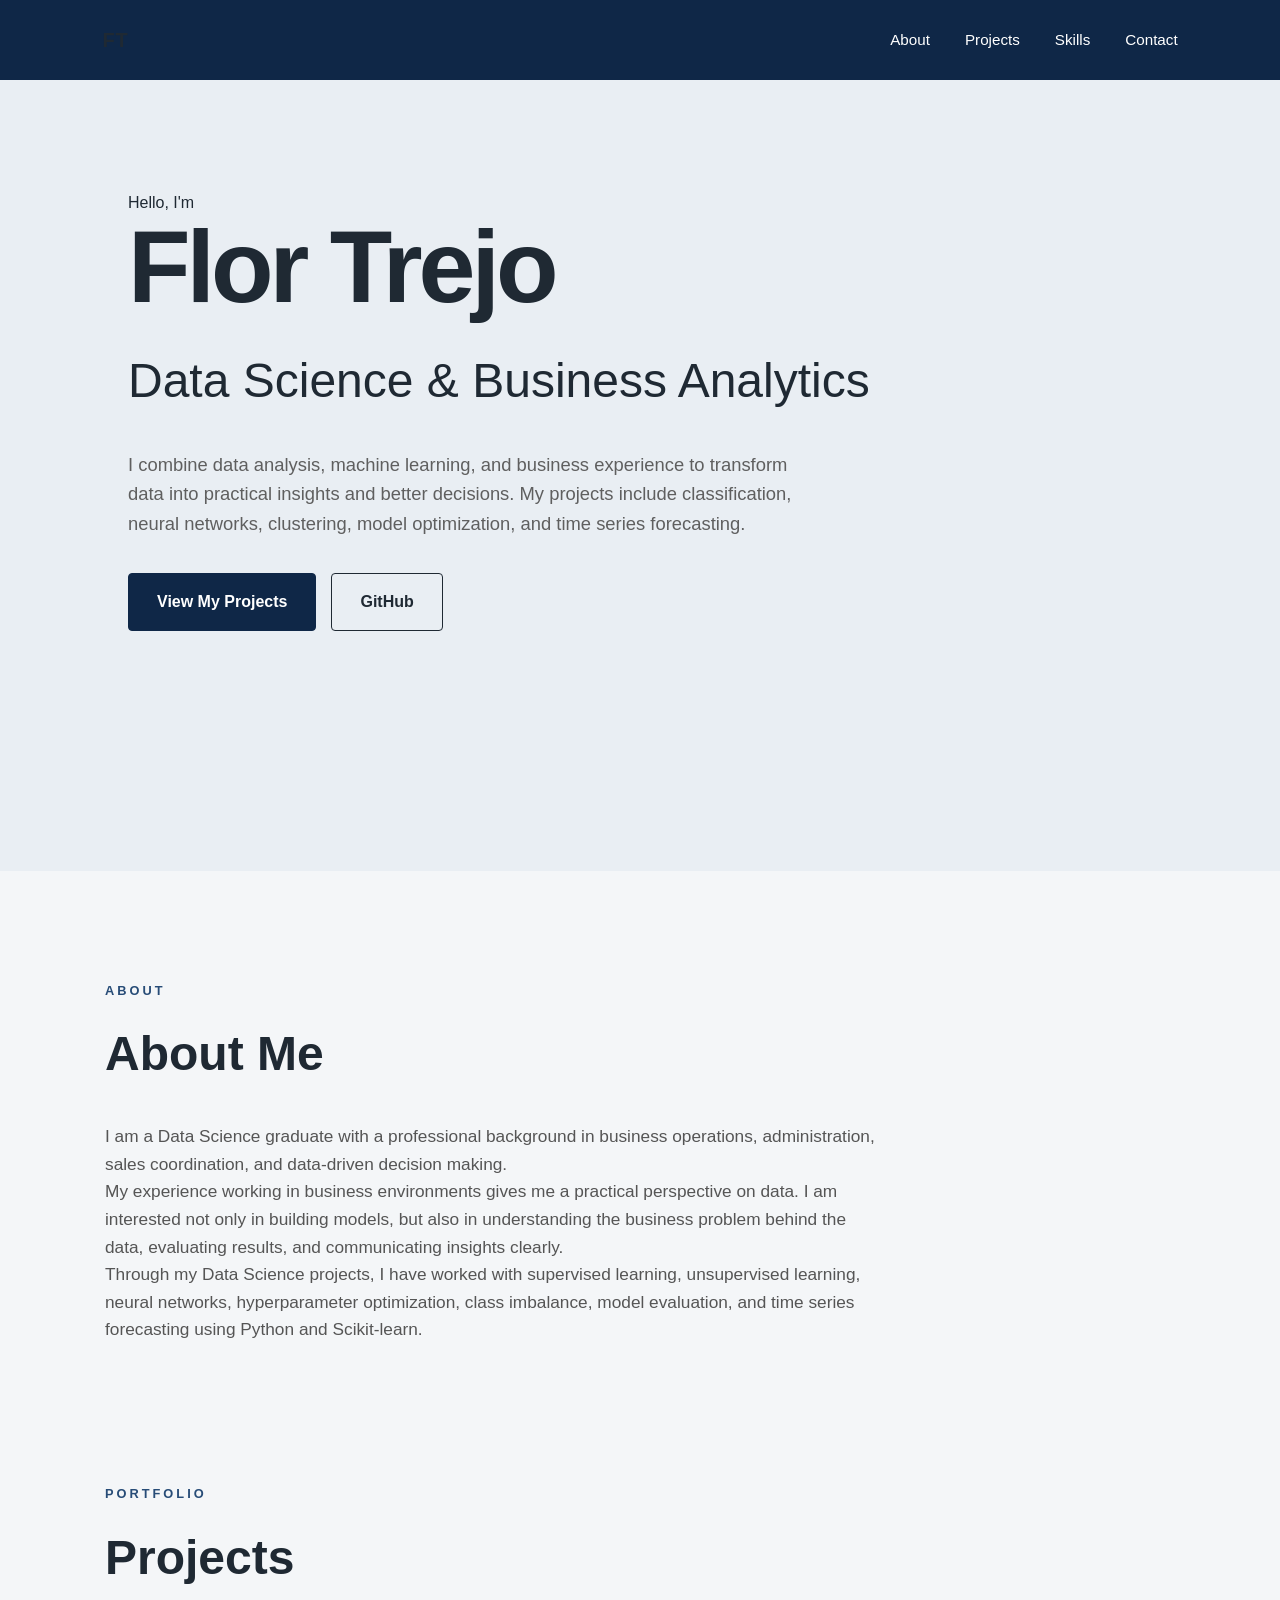
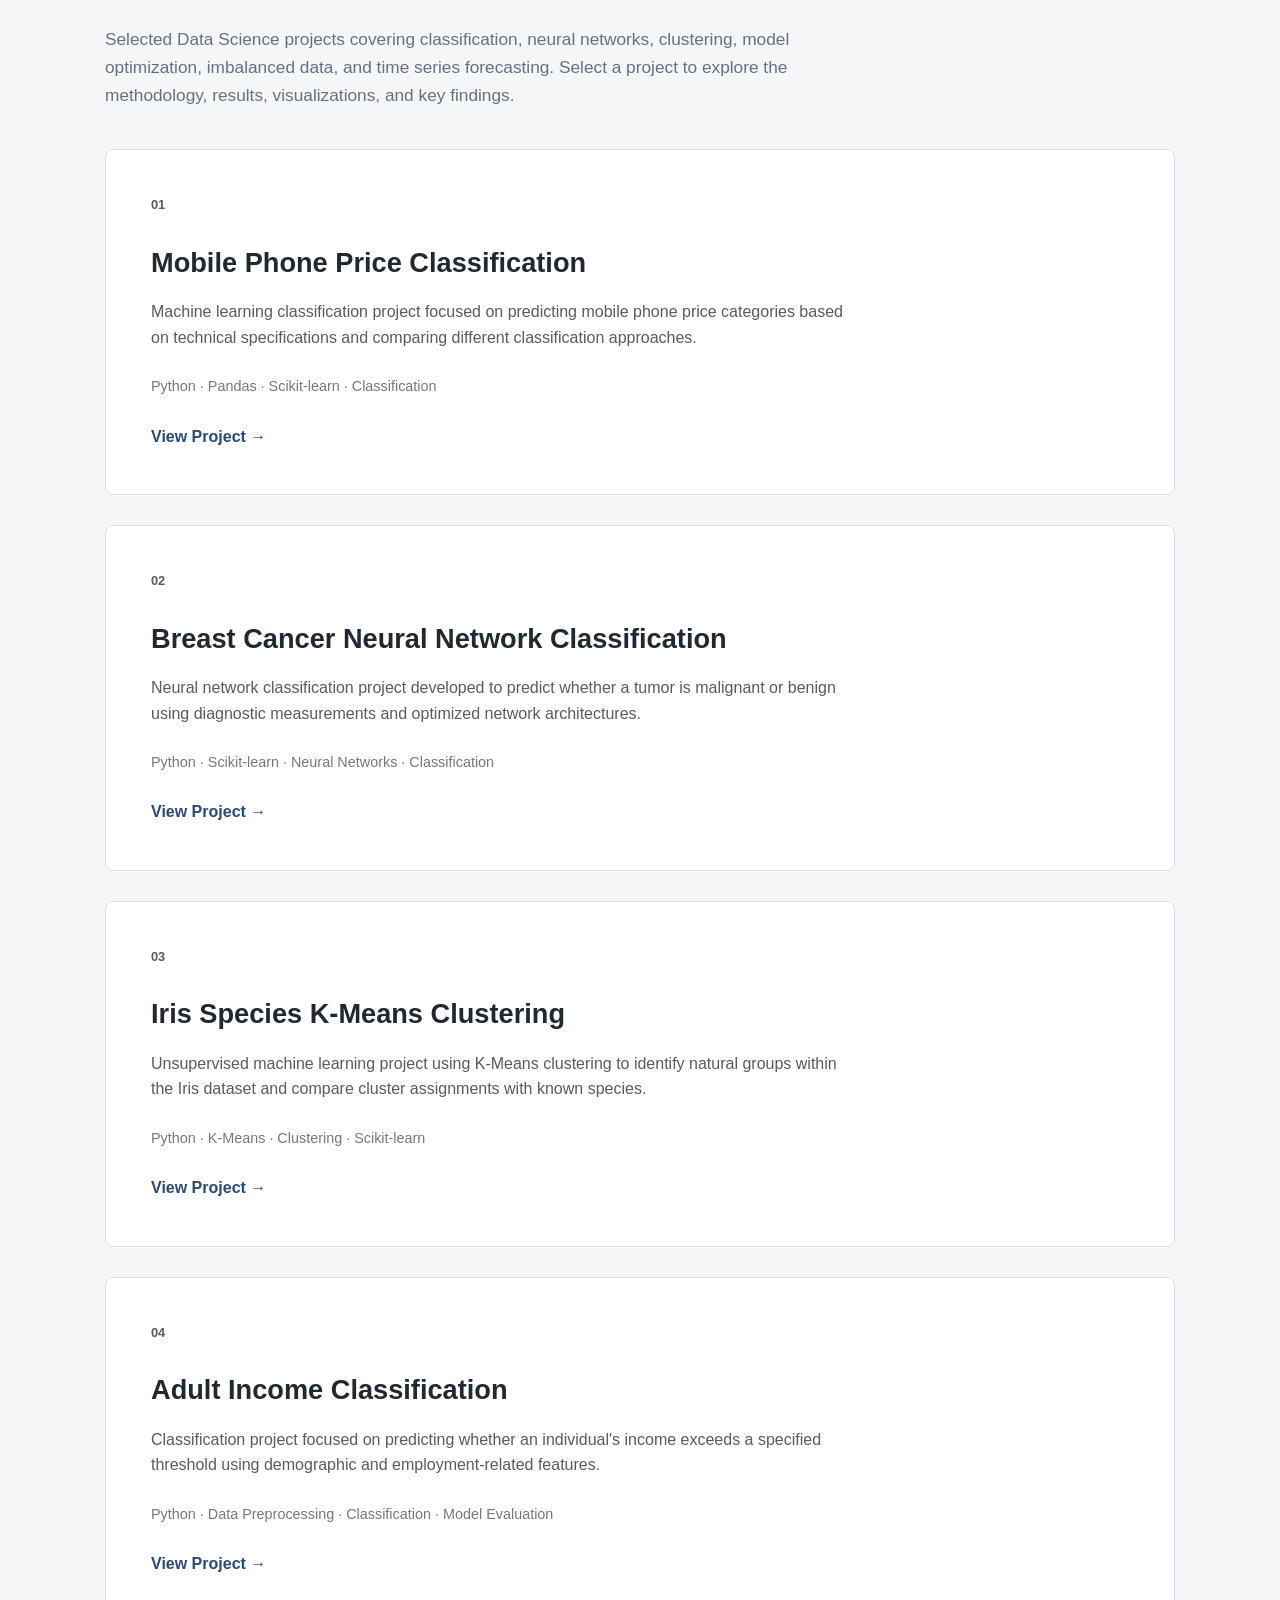
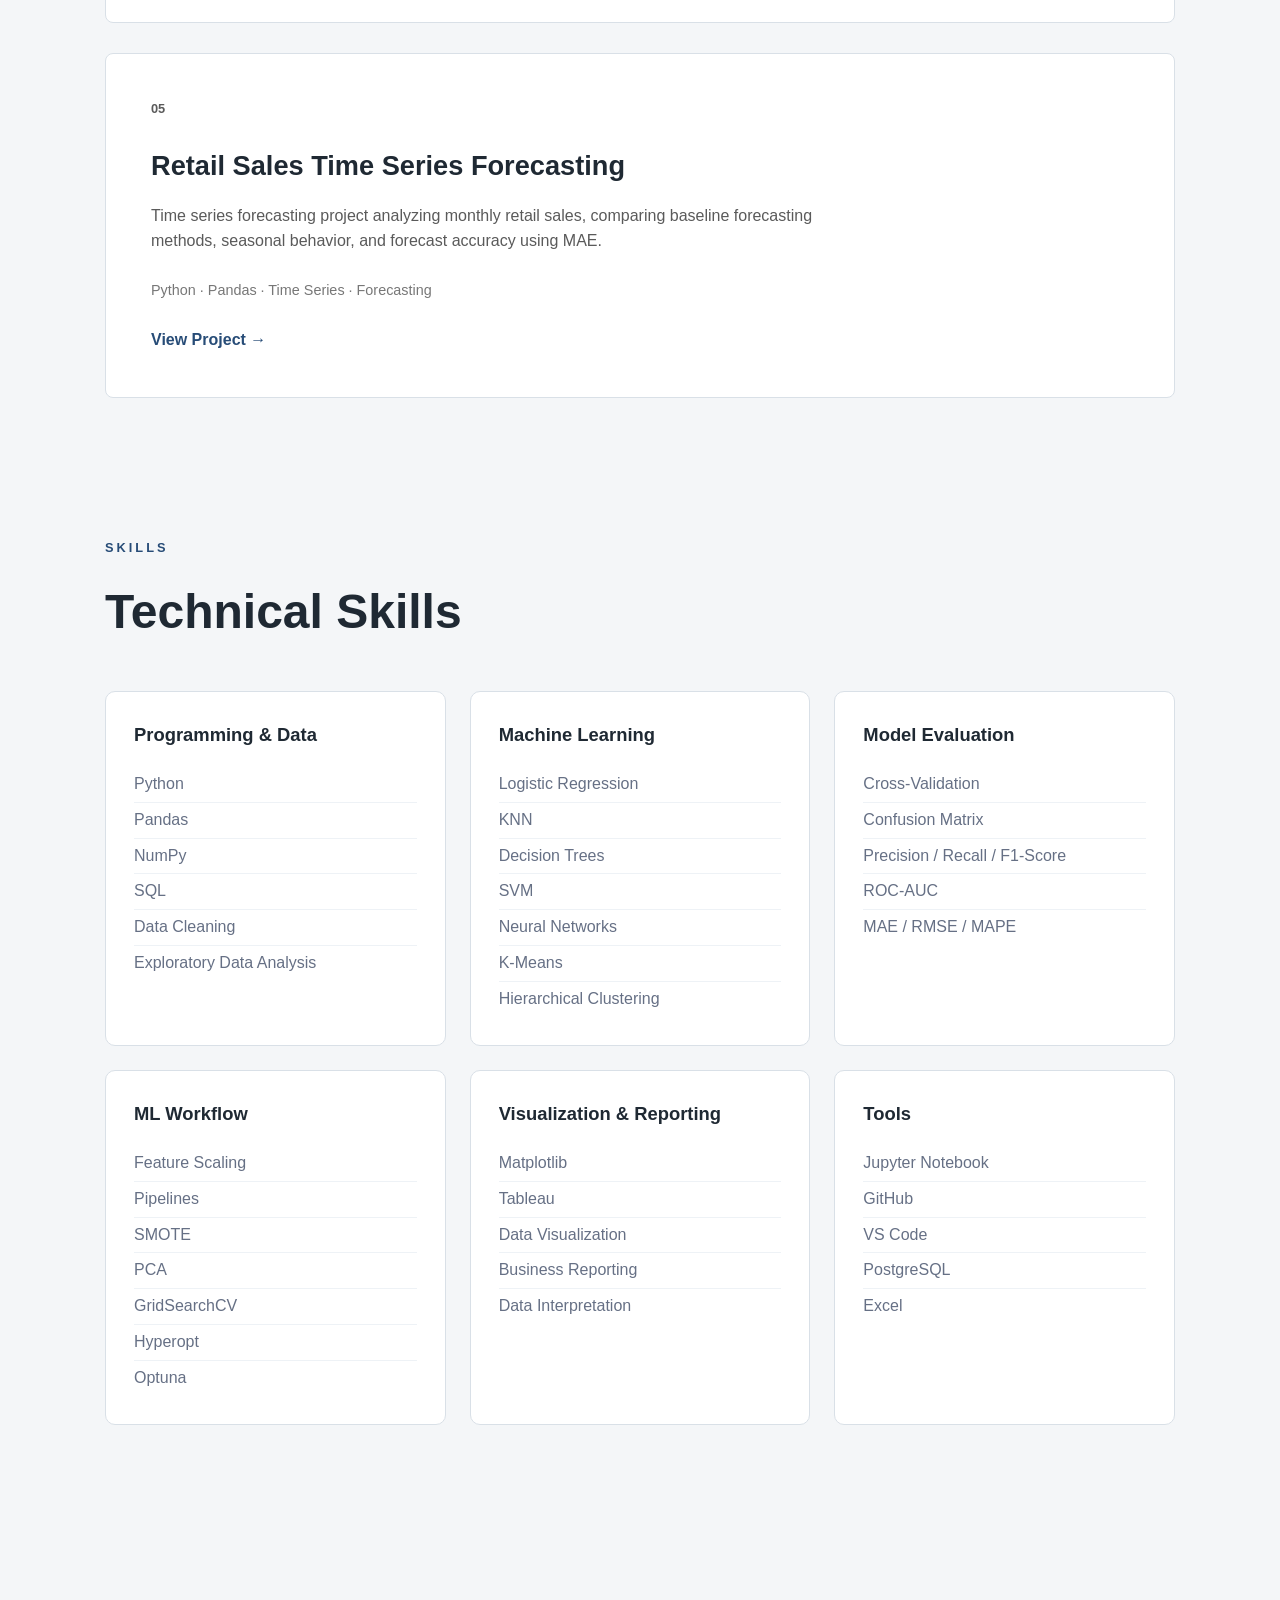
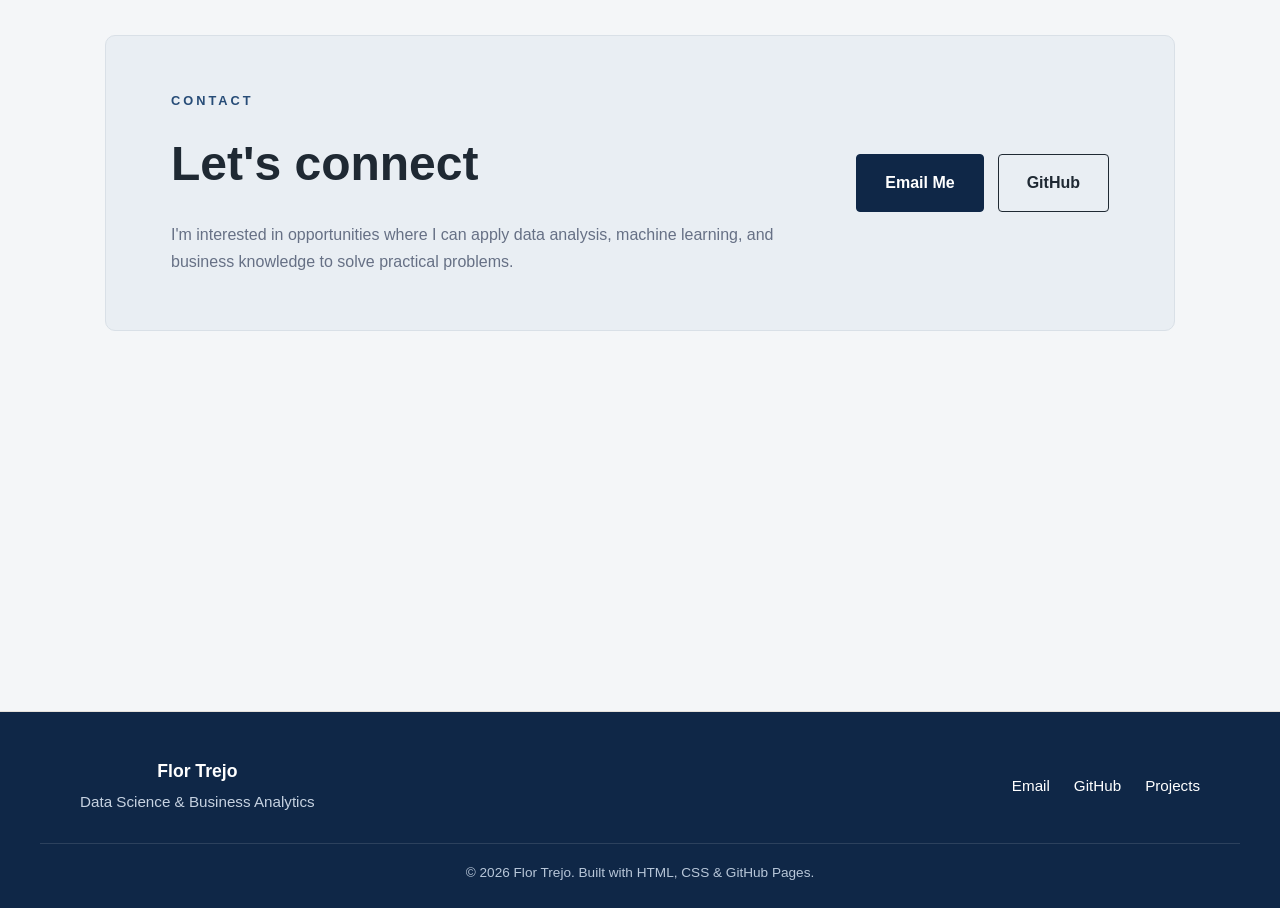
<file: index.html>
<!DOCTYPE html>
<html lang="en">

<head>
    <meta charset="UTF-8">
    <meta name="viewport" content="width=device-width, initial-scale=1.0">

    <title>Flor Trejo | Data Science Portfolio</title>

    <link rel="stylesheet" href="style.css">
</head>

<body>

    <!-- Navigation -->
    <nav>
        <div class="logo">FT</div>

        <div class="nav-links">
            <a href="#about">About</a>
            <a href="#projects">Projects</a>
            <a href="#skills">Skills</a>
            <a href="#contact">Contact</a>
        </div>
    </nav>


    <!-- Hero Section -->
    <header>

        <p class="intro"><section class="hero">

    <div class="hero-content">

        <p class="hero-intro">Hello, I'm</p>

        <h1>Flor Trejo</h1>

        <h2>Data Science & Business Analytics</h2>

        <p class="hero-description">
            I combine data analysis, machine learning, and business experience
            to transform data into practical insights and better decisions.
            My projects include classification, neural networks, clustering,
            model optimization, and time series forecasting.
        </p>

        <div class="hero-buttons">

            <a href="#projects" class="primary-button">
                View My Projects
            </a>

            <a href="https://github.com/flortr3"
               target="_blank"
               class="secondary-button">
                GitHub
            </a>

        </div>

    </div>

</section>
        </p>

        </div>

    </header>

    <main>

        <!-- About -->
        <section id="about">

    <p class="section-label">ABOUT</p>

    <h2>About Me</h2>

    <p>
        I am a Data Science graduate with a professional background in
        business operations, administration, sales coordination, and
        data-driven decision making.
    </p>

    <p>
        My experience working in business environments gives me a practical
        perspective on data. I am interested not only in building models,
        but also in understanding the business problem behind the data,
        evaluating results, and communicating insights clearly.
    </p>

    <p>
        Through my Data Science projects, I have worked with supervised
        learning, unsupervised learning, neural networks, hyperparameter
        optimization, class imbalance, model evaluation, and time series
        forecasting using Python and Scikit-learn.
    </p>
        </section>

        <!-- Projects -->
<section id="projects">

    <p class="section-label">PORTFOLIO</p>

    <h2>Projects</h2>
    
<p class="projects-intro">
    Selected Data Science projects covering classification, neural networks,
    clustering, model optimization, imbalanced data, and time series
    forecasting. Select a project to explore the methodology, results,
    visualizations, and key findings.
</p>

    <!-- PROJECT 01 -->
    <div class="project-card">

        <p class="project-number">01</p>

        <h3>Mobile Phone Price Classification</h3>

        <p>
            Machine learning classification project focused on predicting
            mobile phone price categories based on technical specifications
            and comparing different classification approaches.
        </p>

        <div class="project-tools">
            Python · Pandas · Scikit-learn · Classification
        </div>

        <a href="projects/mobile-price.html" class="project-link">
    View Project →
        </a>

    </div>


    <!-- PROJECT 02 -->
    <div class="project-card">

        <p class="project-number">02</p>

        <h3>Breast Cancer Neural Network Classification</h3>

        <p>
            Neural network classification project developed to predict
            whether a tumor is malignant or benign using diagnostic
            measurements and optimized network architectures.
        </p>

        <div class="project-tools">
            Python · Scikit-learn · Neural Networks · Classification
        </div>

        <a href="projects/breast-cancer.html" class="project-link">    
    View Project →
</a>

    </div>


    <!-- PROJECT 03 -->
    <div class="project-card">

        <p class="project-number">03</p>

        <h3>Iris Species K-Means Clustering</h3>

        <p>
            Unsupervised machine learning project using K-Means clustering
            to identify natural groups within the Iris dataset and compare
            cluster assignments with known species.
        </p>

        <div class="project-tools">
            Python · K-Means · Clustering · Scikit-learn
        </div>

       <a href="projects/iris-clustering.html" class="project-link">
    View Project →
</a>

    </div>


    <!-- PROJECT 04 -->
    <div class="project-card">

        <p class="project-number">04</p>

        <h3>Adult Income Classification</h3>

        <p>
            Classification project focused on predicting whether an
            individual's income exceeds a specified threshold using
            demographic and employment-related features.
        </p>

        <div class="project-tools">
            Python · Data Preprocessing · Classification · Model Evaluation
        </div>

        <a href="projects/adult-income.html" class="project-link">
    View Project →
</a>

    </div>


    <!-- PROJECT 05 -->
    <div class="project-card">

        <p class="project-number">05</p>

        <h3>Retail Sales Time Series Forecasting</h3>

        <p>
            Time series forecasting project analyzing monthly retail sales,
            comparing baseline forecasting methods, seasonal behavior,
            and forecast accuracy using MAE.
        </p>

        <div class="project-tools">
            Python · Pandas · Time Series · Forecasting
        </div>

<a href="projects/retail-forecasting.html" class="project-link">
    View Project →
</a>

    </div>

</section>


        <!-- Skills -->
    <section id="skills">

    <p class="section-label">SKILLS</p>

    <h2>Technical Skills</h2>

    <div class="skills-showcase">

        <div class="skill-card">
            <h3>Programming & Data</h3>
            <ul class="skill-list">
                <li>Python</li>
                <li>Pandas</li>
                <li>NumPy</li>
                <li>SQL</li>
                <li>Data Cleaning</li>
                <li>Exploratory Data Analysis</li>
            </ul>
        </div>

        <div class="skill-card">
            <h3>Machine Learning</h3>
            <ul class="skill-list">
                <li>Logistic Regression</li>
                <li>KNN</li>
                <li>Decision Trees</li>
                <li>SVM</li>
                <li>Neural Networks</li>
                <li>K-Means</li>
                <li>Hierarchical Clustering</li>
            </ul>
        </div>

        <div class="skill-card">
            <h3>Model Evaluation</h3>
            <ul class="skill-list">
                <li>Cross-Validation</li>
                <li>Confusion Matrix</li>
                <li>Precision / Recall / F1-Score</li>
                <li>ROC-AUC</li>
                <li>MAE / RMSE / MAPE</li>
            </ul>
        </div>

        <div class="skill-card">
            <h3>ML Workflow</h3>
            <ul class="skill-list">
                <li>Feature Scaling</li>
                <li>Pipelines</li>
                <li>SMOTE</li>
                <li>PCA</li>
                <li>GridSearchCV</li>
                <li>Hyperopt</li>
                <li>Optuna</li>
            </ul>
        </div>

        <div class="skill-card">
            <h3>Visualization & Reporting</h3>
            <ul class="skill-list">
                <li>Matplotlib</li>
                <li>Tableau</li>
                <li>Data Visualization</li>
                <li>Business Reporting</li>
                <li>Data Interpretation</li>
            </ul>
        </div>

        <div class="skill-card">
            <h3>Tools</h3>
            <ul class="skill-list">
                <li>Jupyter Notebook</li>
                <li>GitHub</li>
                <li>VS Code</li>
                <li>PostgreSQL</li>
                <li>Excel</li>
            </ul>
        </div>

    </div>

</section>   


        <!-- Contact -->
        <section id="contact">

    <div class="contact-card">

        <div class="contact-content">

            <div class="contact-text">

                <p class="section-label">CONTACT</p>

                <h2>Let's connect</h2>

                <p>
                    I'm interested in opportunities where I can apply
                    data analysis, machine learning, and business knowledge
                    to solve practical problems.
                </p>

            </div>

            <div class="contact-buttons">

                <a href="mailto:flor.trejo.rdz@gmail.com"
   class="primary-button">
    Email Me
</a>

                <a href="https://github.com/flortr3"
                   target="_blank"
                   class="secondary-button">
                    GitHub
                </a>

    </main>

    <footer class="site-footer">

    <div class="footer-content">

        <div>
            <p class="footer-name">Flor Trejo</p>
            <p class="footer-role">Data Science & Business Analytics</p>
        </div>

        <div class="footer-links">
            <a href="mailto:flortrejo3@outlook.com">Email</a>
            <a href="https://github.com/flortr3" target="_blank">GitHub</a>
            <a href="#projects">Projects</a>
        </div>

    </div>

    <div class="footer-bottom">
        <p>© 2026 Flor Trejo. Built with HTML, CSS & GitHub Pages.</p>
    </div>

</footer>

</body>

</html>
</file>
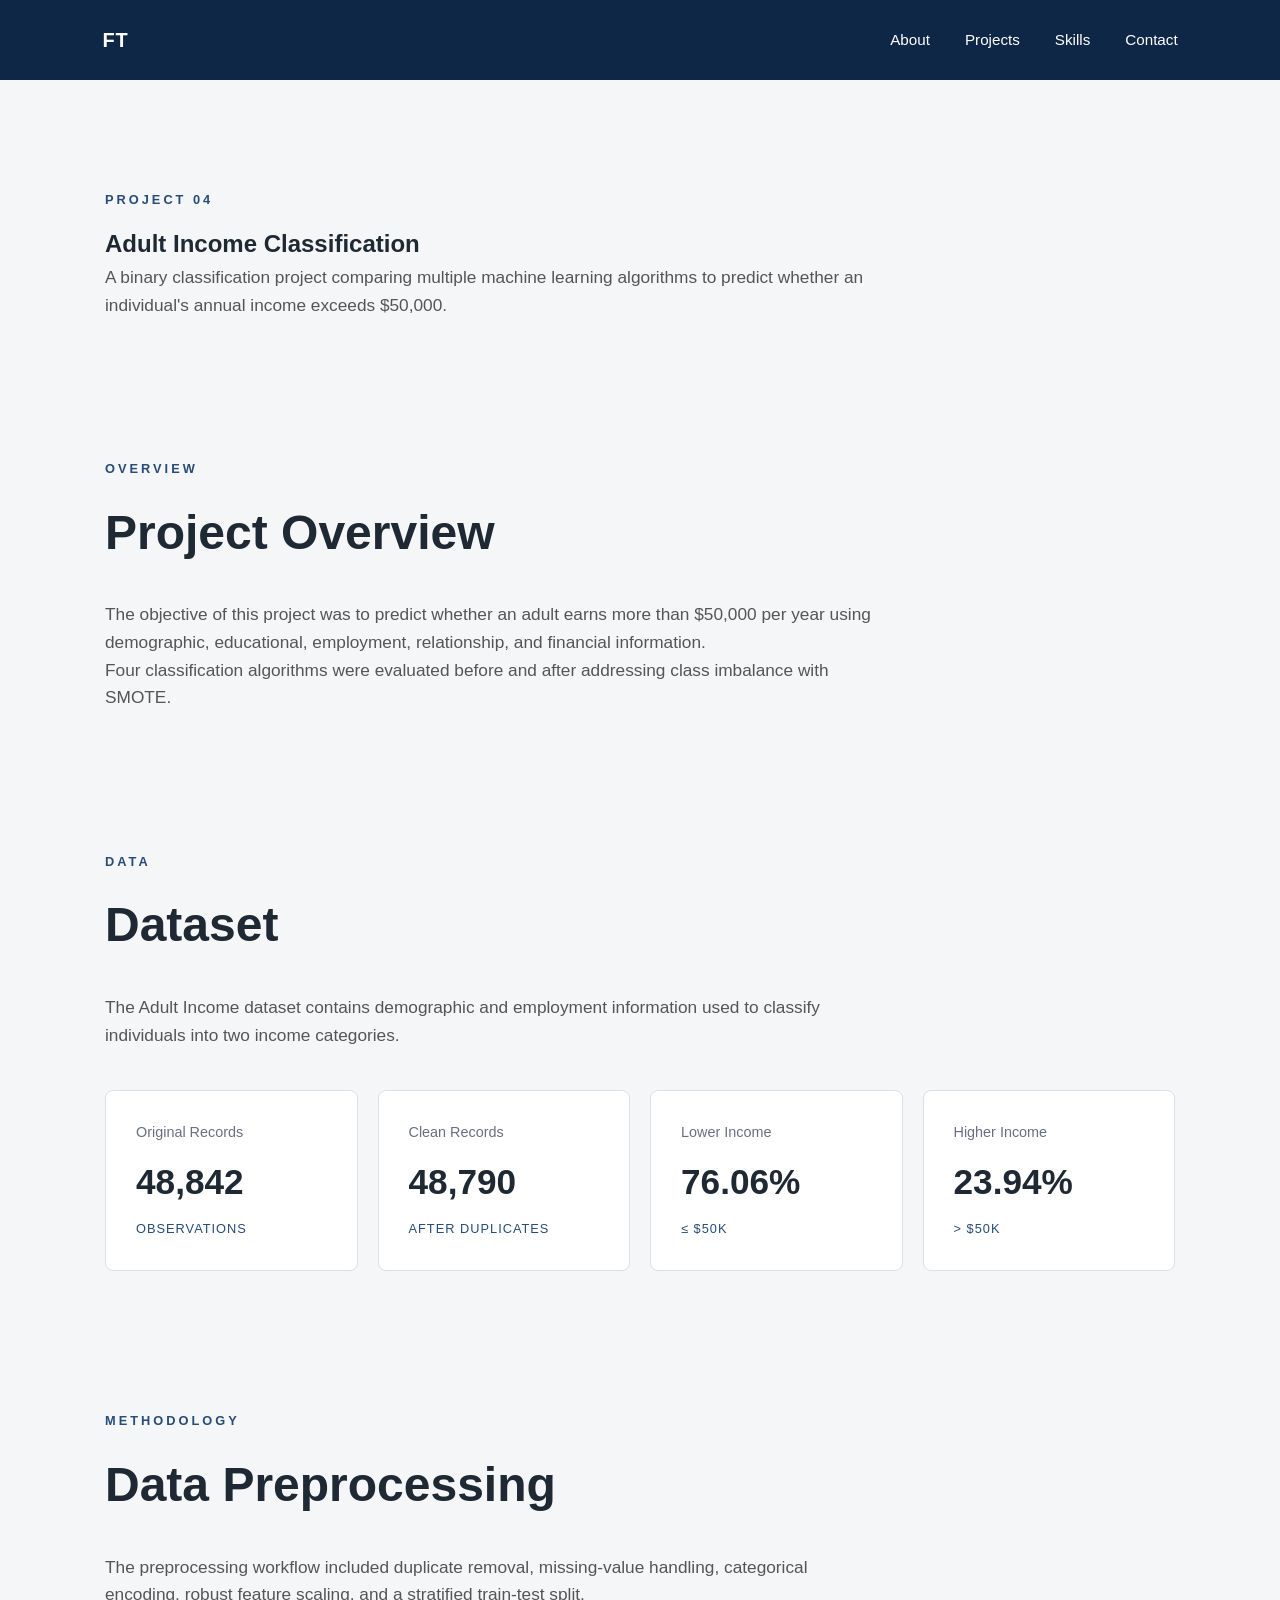
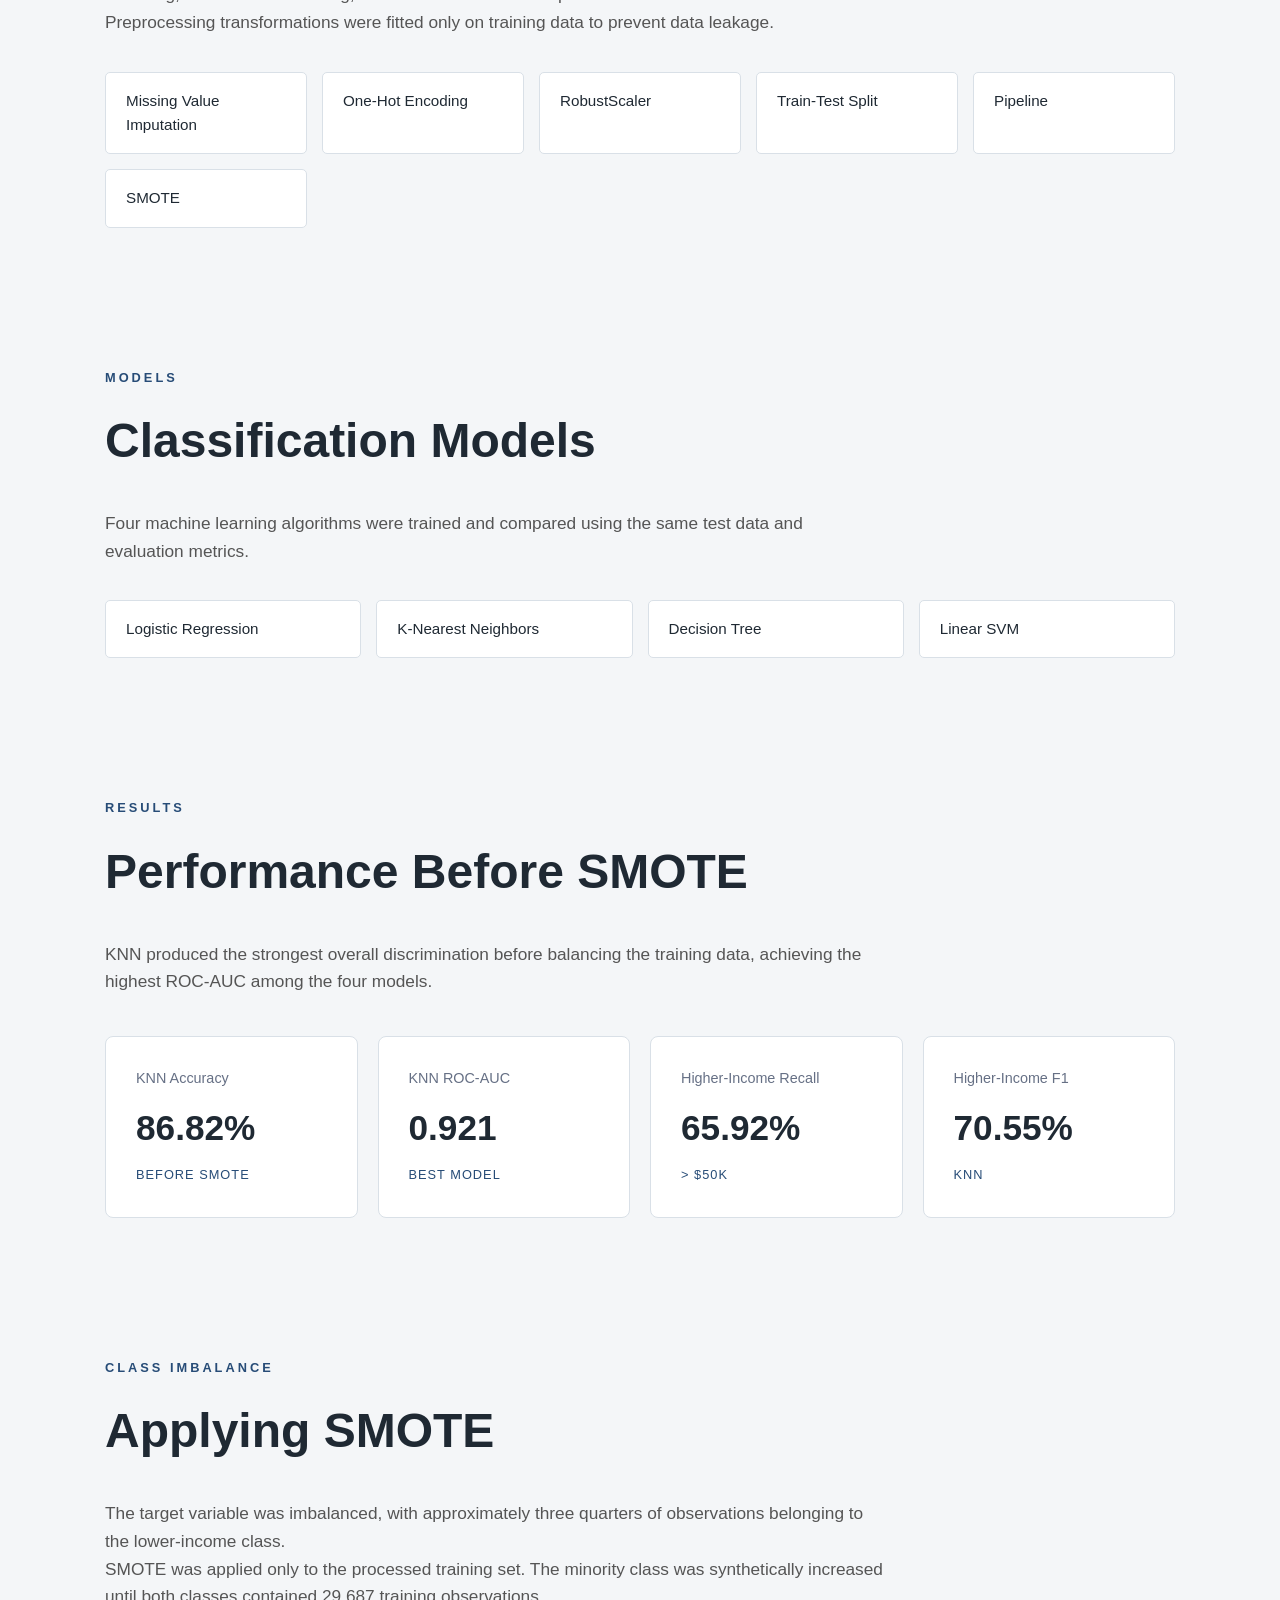
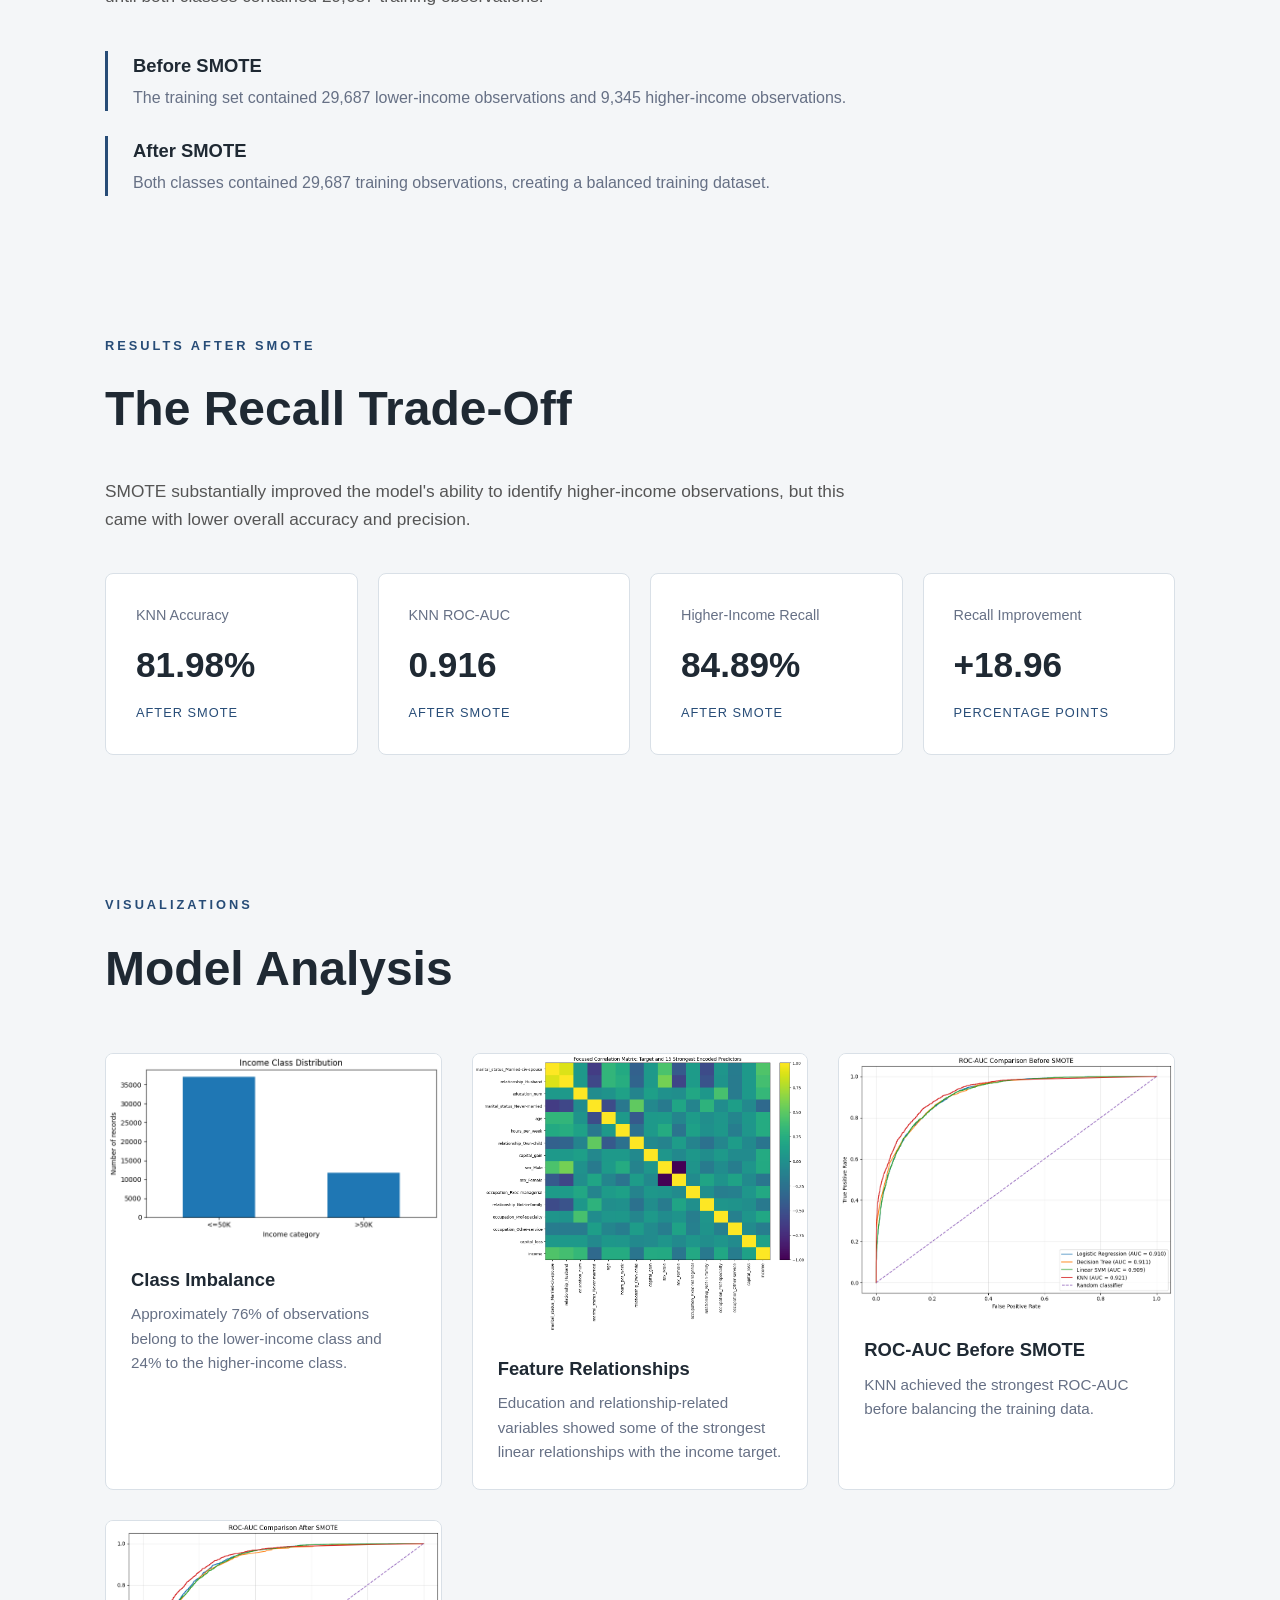
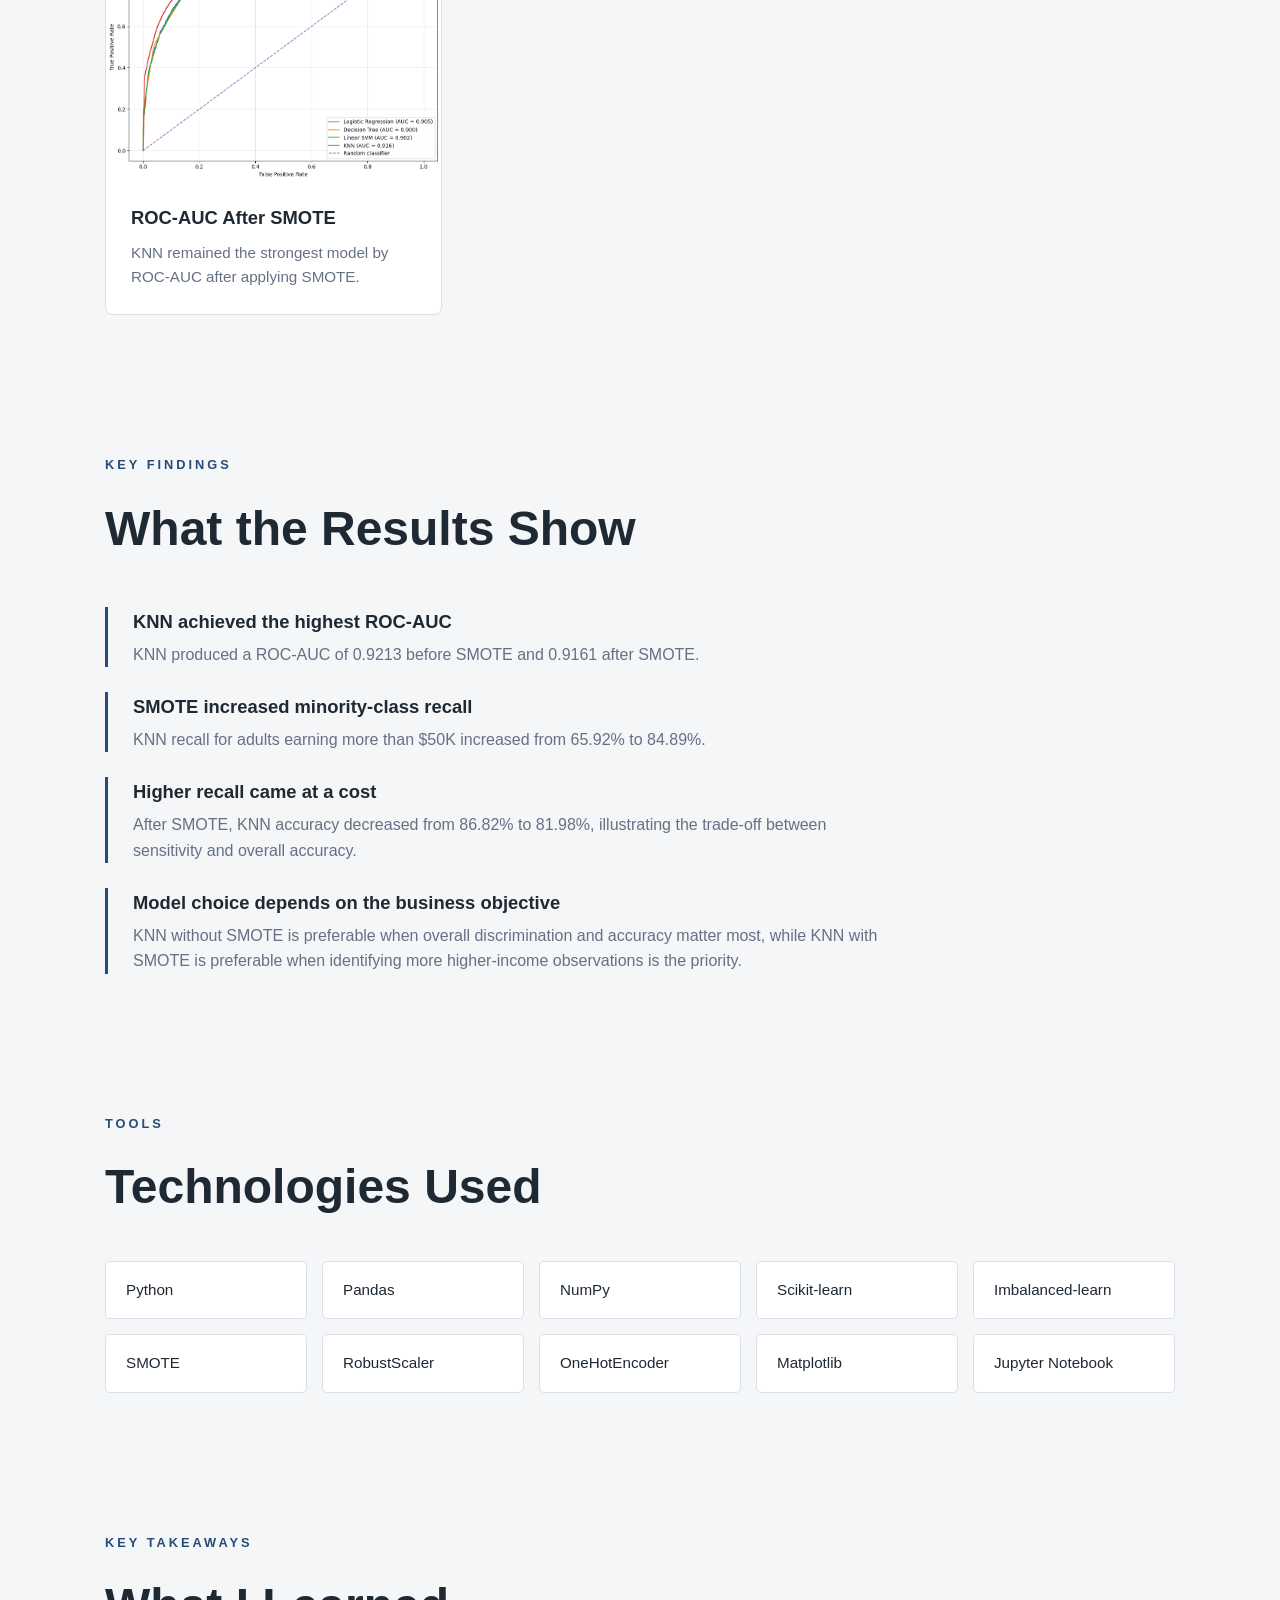
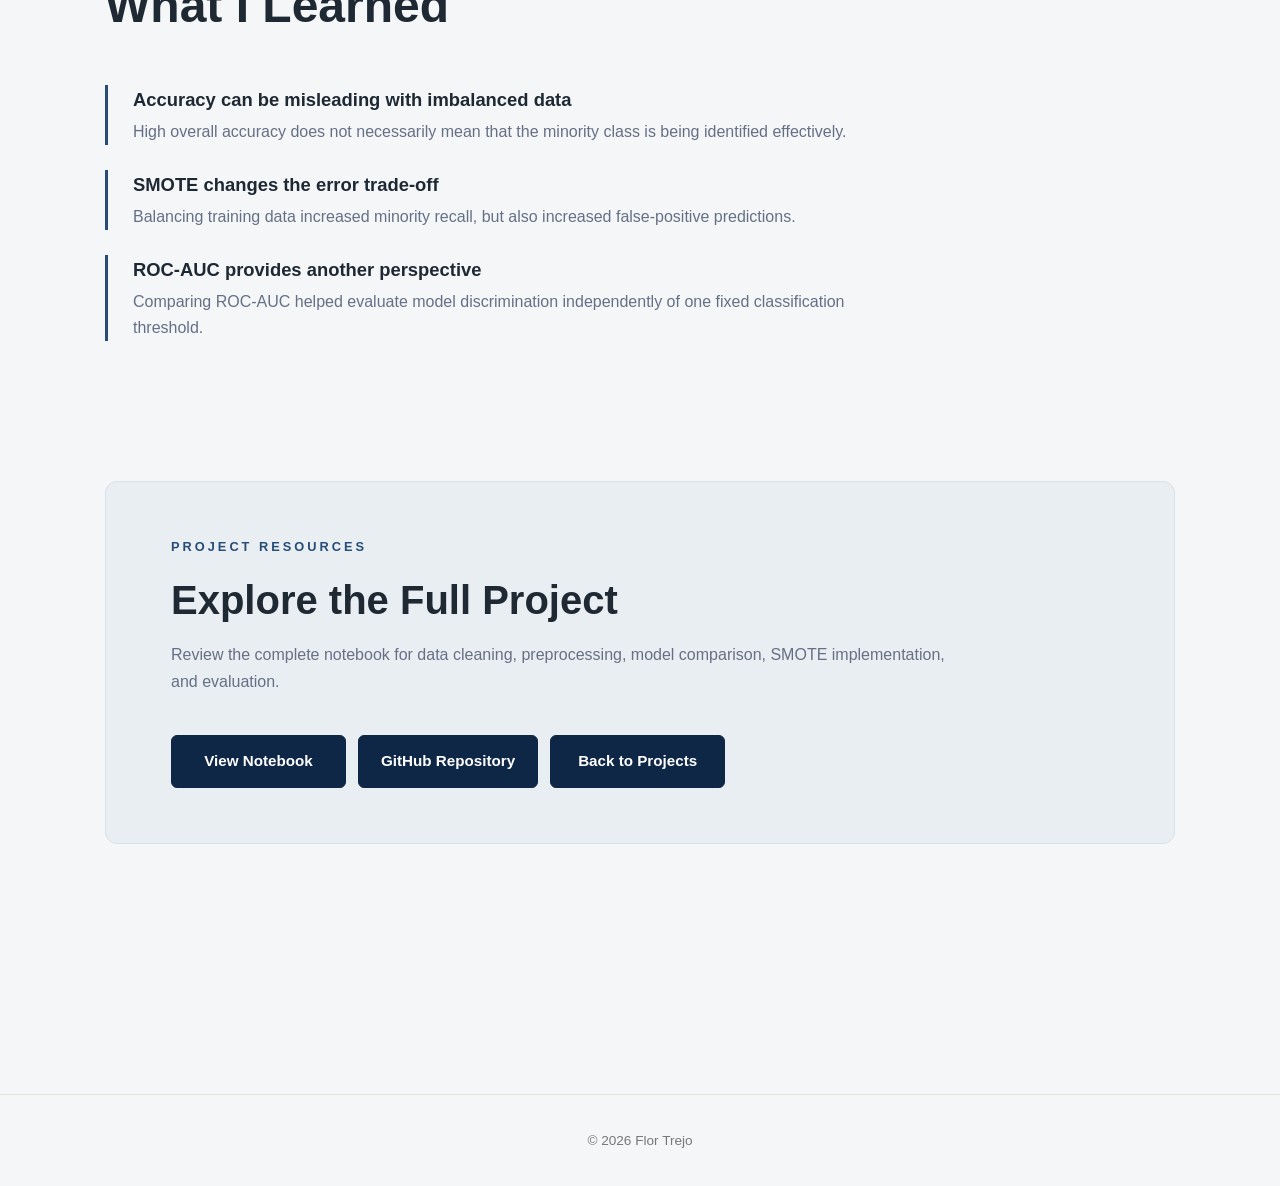
<file: projects/adult-income.html>
<!DOCTYPE html>
<html lang="en">

<head>
    <meta charset="UTF-8">
    <meta name="viewport" content="width=device-width, initial-scale=1.0">

    <title>Adult Income Classification | Flor Trejo</title>

    <link rel="stylesheet" href="../style.css">
</head>

<body>

    <nav>

        <div class="logo">
            <a href="../index.html">FT</a>
        </div>

        <div class="nav-links">
            <a href="../index.html#about">About</a>
            <a href="../index.html#projects">Projects</a>
            <a href="../index.html#skills">Skills</a>
            <a href="../index.html#contact">Contact</a>
        </div>

    </nav>


    <main>

        <!-- PROJECT INTRO -->

        <section>

            <p class="section-label">PROJECT 04</p>

            <h1>Adult Income Classification</h1>

            <p>
                A binary classification project comparing multiple machine
                learning algorithms to predict whether an individual's annual
                income exceeds $50,000.
            </p>

        </section>


        <!-- OVERVIEW -->

        <section>

            <p class="section-label">OVERVIEW</p>

            <h2>Project Overview</h2>

            <p>
                The objective of this project was to predict whether an adult
                earns more than $50,000 per year using demographic,
                educational, employment, relationship, and financial
                information.
            </p>

            <p>
                Four classification algorithms were evaluated before and
                after addressing class imbalance with SMOTE.
            </p>

        </section>


        <!-- DATA -->

        <section>

            <p class="section-label">DATA</p>

            <h2>Dataset</h2>

            <p>
                The Adult Income dataset contains demographic and employment
                information used to classify individuals into two income
                categories.
            </p>

            <div class="results-grid">

                <div class="result-card">
                    <p>Original Records</p>
                    <h3>48,842</h3>
                    <span>Observations</span>
                </div>

                <div class="result-card">
                    <p>Clean Records</p>
                    <h3>48,790</h3>
                    <span>After Duplicates</span>
                </div>

                <div class="result-card">
                    <p>Lower Income</p>
                    <h3>76.06%</h3>
                    <span>≤ $50K</span>
                </div>

                <div class="result-card">
                    <p>Higher Income</p>
                    <h3>23.94%</h3>
                    <span>&gt; $50K</span>
                </div>

            </div>

        </section>


        <!-- PREPROCESSING -->

        <section>

            <p class="section-label">METHODOLOGY</p>

            <h2>Data Preprocessing</h2>

            <p>
                The preprocessing workflow included duplicate removal,
                missing-value handling, categorical encoding, robust feature
                scaling, and a stratified train-test split.
            </p>

            <p>
                Preprocessing transformations were fitted only on training
                data to prevent data leakage.
            </p>

            <div class="skills-grid">

                <span>Missing Value Imputation</span>
                <span>One-Hot Encoding</span>
                <span>RobustScaler</span>
                <span>Train-Test Split</span>
                <span>Pipeline</span>
                <span>SMOTE</span>

            </div>

        </section>


        <!-- MODELS -->

        <section>

            <p class="section-label">MODELS</p>

            <h2>Classification Models</h2>

            <p>
                Four machine learning algorithms were trained and compared
                using the same test data and evaluation metrics.
            </p>

            <div class="skills-grid">

                <span>Logistic Regression</span>
                <span>K-Nearest Neighbors</span>
                <span>Decision Tree</span>
                <span>Linear SVM</span>

            </div>

        </section>


        <!-- RESULTS BEFORE SMOTE -->

        <section>

            <p class="section-label">RESULTS</p>

            <h2>Performance Before SMOTE</h2>

            <p>
                KNN produced the strongest overall discrimination before
                balancing the training data, achieving the highest ROC-AUC
                among the four models.
            </p>

            <div class="results-grid">

                <div class="result-card">
                    <p>KNN Accuracy</p>
                    <h3>86.82%</h3>
                    <span>Before SMOTE</span>
                </div>

                <div class="result-card">
                    <p>KNN ROC-AUC</p>
                    <h3>0.921</h3>
                    <span>Best Model</span>
                </div>

                <div class="result-card">
                    <p>Higher-Income Recall</p>
                    <h3>65.92%</h3>
                    <span>&gt; $50K</span>
                </div>

                <div class="result-card">
                    <p>Higher-Income F1</p>
                    <h3>70.55%</h3>
                    <span>KNN</span>
                </div>

            </div>

        </section>


        <!-- SMOTE -->

        <section>

            <p class="section-label">CLASS IMBALANCE</p>

            <h2>Applying SMOTE</h2>

            <p>
                The target variable was imbalanced, with approximately
                three quarters of observations belonging to the lower-income
                class.
            </p>

            <p>
                SMOTE was applied only to the processed training set.
                The minority class was synthetically increased until both
                classes contained 29,687 training observations.
            </p>

            <div class="findings-list">

                <div>

                    <strong>Before SMOTE</strong>

                    <p>
                        The training set contained 29,687 lower-income
                        observations and 9,345 higher-income observations.
                    </p>

                </div>


                <div>

                    <strong>After SMOTE</strong>

                    <p>
                        Both classes contained 29,687 training observations,
                        creating a balanced training dataset.
                    </p>

                </div>

            </div>

        </section>


        <!-- RESULTS AFTER SMOTE -->

        <section>

            <p class="section-label">RESULTS AFTER SMOTE</p>

            <h2>The Recall Trade-Off</h2>

            <p>
                SMOTE substantially improved the model's ability to identify
                higher-income observations, but this came with lower overall
                accuracy and precision.
            </p>

            <div class="results-grid">

                <div class="result-card">
                    <p>KNN Accuracy</p>
                    <h3>81.98%</h3>
                    <span>After SMOTE</span>
                </div>

                <div class="result-card">
                    <p>KNN ROC-AUC</p>
                    <h3>0.916</h3>
                    <span>After SMOTE</span>
                </div>

                <div class="result-card">
                    <p>Higher-Income Recall</p>
                    <h3>84.89%</h3>
                    <span>After SMOTE</span>
                </div>

                <div class="result-card">
                    <p>Recall Improvement</p>
                    <h3>+18.96</h3>
                    <span>Percentage Points</span>
                </div>

            </div>

        </section>


        <!-- VISUALIZATIONS -->

        <section>

            <p class="section-label">VISUALIZATIONS</p>

            <h2>Model Analysis</h2>

            <div class="visualization-grid">


                <div class="visualization-card">

                    <img src="../assets/adult_target_distribution.png"
                         alt="Adult Income target class distribution">

                    <h3>Class Imbalance</h3>

                    <p>
                        Approximately 76% of observations belong to the
                        lower-income class and 24% to the higher-income class.
                    </p>

                </div>


                <div class="visualization-card">

                    <img src="../assets/adult_top_correlations.png"
                         alt="Adult Income strongest feature correlations">

                    <h3>Feature Relationships</h3>

                    <p>
                        Education and relationship-related variables showed
                        some of the strongest linear relationships with the
                        income target.
                    </p>

                </div>


                <div class="visualization-card">

                    <img src="../assets/adult_roc_before_smote.png"
                         alt="ROC-AUC comparison before SMOTE">

                    <h3>ROC-AUC Before SMOTE</h3>

                    <p>
                        KNN achieved the strongest ROC-AUC before balancing
                        the training data.
                    </p>

                </div>


                <div class="visualization-card">

                    <img src="../assets/adult_roc_after_smote.png"
                         alt="ROC-AUC comparison after SMOTE">

                    <h3>ROC-AUC After SMOTE</h3>

                    <p>
                        KNN remained the strongest model by ROC-AUC after
                        applying SMOTE.
                    </p>

                </div>


            </div>

        </section>


        <!-- KEY FINDINGS -->

        <section>

            <p class="section-label">KEY FINDINGS</p>

            <h2>What the Results Show</h2>

            <div class="findings-list">

                <div>

                    <strong>KNN achieved the highest ROC-AUC</strong>

                    <p>
                        KNN produced a ROC-AUC of 0.9213 before SMOTE and
                        0.9161 after SMOTE.
                    </p>

                </div>


                <div>

                    <strong>SMOTE increased minority-class recall</strong>

                    <p>
                        KNN recall for adults earning more than $50K increased
                        from 65.92% to 84.89%.
                    </p>

                </div>


                <div>

                    <strong>Higher recall came at a cost</strong>

                    <p>
                        After SMOTE, KNN accuracy decreased from 86.82%
                        to 81.98%, illustrating the trade-off between
                        sensitivity and overall accuracy.
                    </p>

                </div>


                <div>

                    <strong>Model choice depends on the business objective</strong>

                    <p>
                        KNN without SMOTE is preferable when overall
                        discrimination and accuracy matter most, while
                        KNN with SMOTE is preferable when identifying more
                        higher-income observations is the priority.
                    </p>

                </div>

            </div>

        </section>


        <!-- TOOLS -->

        <section>

            <p class="section-label">TOOLS</p>

            <h2>Technologies Used</h2>

            <div class="skills-grid">

                <span>Python</span>
                <span>Pandas</span>
                <span>NumPy</span>
                <span>Scikit-learn</span>
                <span>Imbalanced-learn</span>
                <span>SMOTE</span>
                <span>RobustScaler</span>
                <span>OneHotEncoder</span>
                <span>Matplotlib</span>
                <span>Jupyter Notebook</span>

            </div>

        </section>


        <!-- TAKEAWAYS -->

        <section>

            <p class="section-label">KEY TAKEAWAYS</p>

            <h2>What I Learned</h2>

            <div class="findings-list">

                <div>

                    <strong>Accuracy can be misleading with imbalanced data</strong>

                    <p>
                        High overall accuracy does not necessarily mean that
                        the minority class is being identified effectively.
                    </p>

                </div>


                <div>

                    <strong>SMOTE changes the error trade-off</strong>

                    <p>
                        Balancing training data increased minority recall,
                        but also increased false-positive predictions.
                    </p>

                </div>


                <div>

                    <strong>ROC-AUC provides another perspective</strong>

                    <p>
                        Comparing ROC-AUC helped evaluate model discrimination
                        independently of one fixed classification threshold.
                    </p>

                </div>

            </div>

        </section>


        <!-- RESOURCES -->

        <section class="resource-section">

            <div class="resource-content">

                <div>

                    <p class="section-label">PROJECT RESOURCES</p>

                    <h2>Explore the Full Project</h2>

                    <p>
                        Review the complete notebook for data cleaning,
                        preprocessing, model comparison, SMOTE implementation,
                        and evaluation.
                    </p>

                </div>


              <div class="resource-buttons">

    <a href="https://github.com/flortr3/adult-income-classification/blob/main/Flor_Trejo_Adult_Income_Classification_Case_Study.ipynb"
       target="_blank"
       class="primary-button">
        View Notebook
    </a>

    <a href="https://github.com/flortr3/adult-income-classification"
       target="_blank"
       class="secondary-button">
        GitHub Repository
    </a>

    <a href="../index.html#projects"
       class="secondary-button">
        Back to Projects
    </a>

</div>

        </section>


    </main>


    <footer>
        <p>© 2026 Flor Trejo</p>
    </footer>

</body>

</html>
</file>
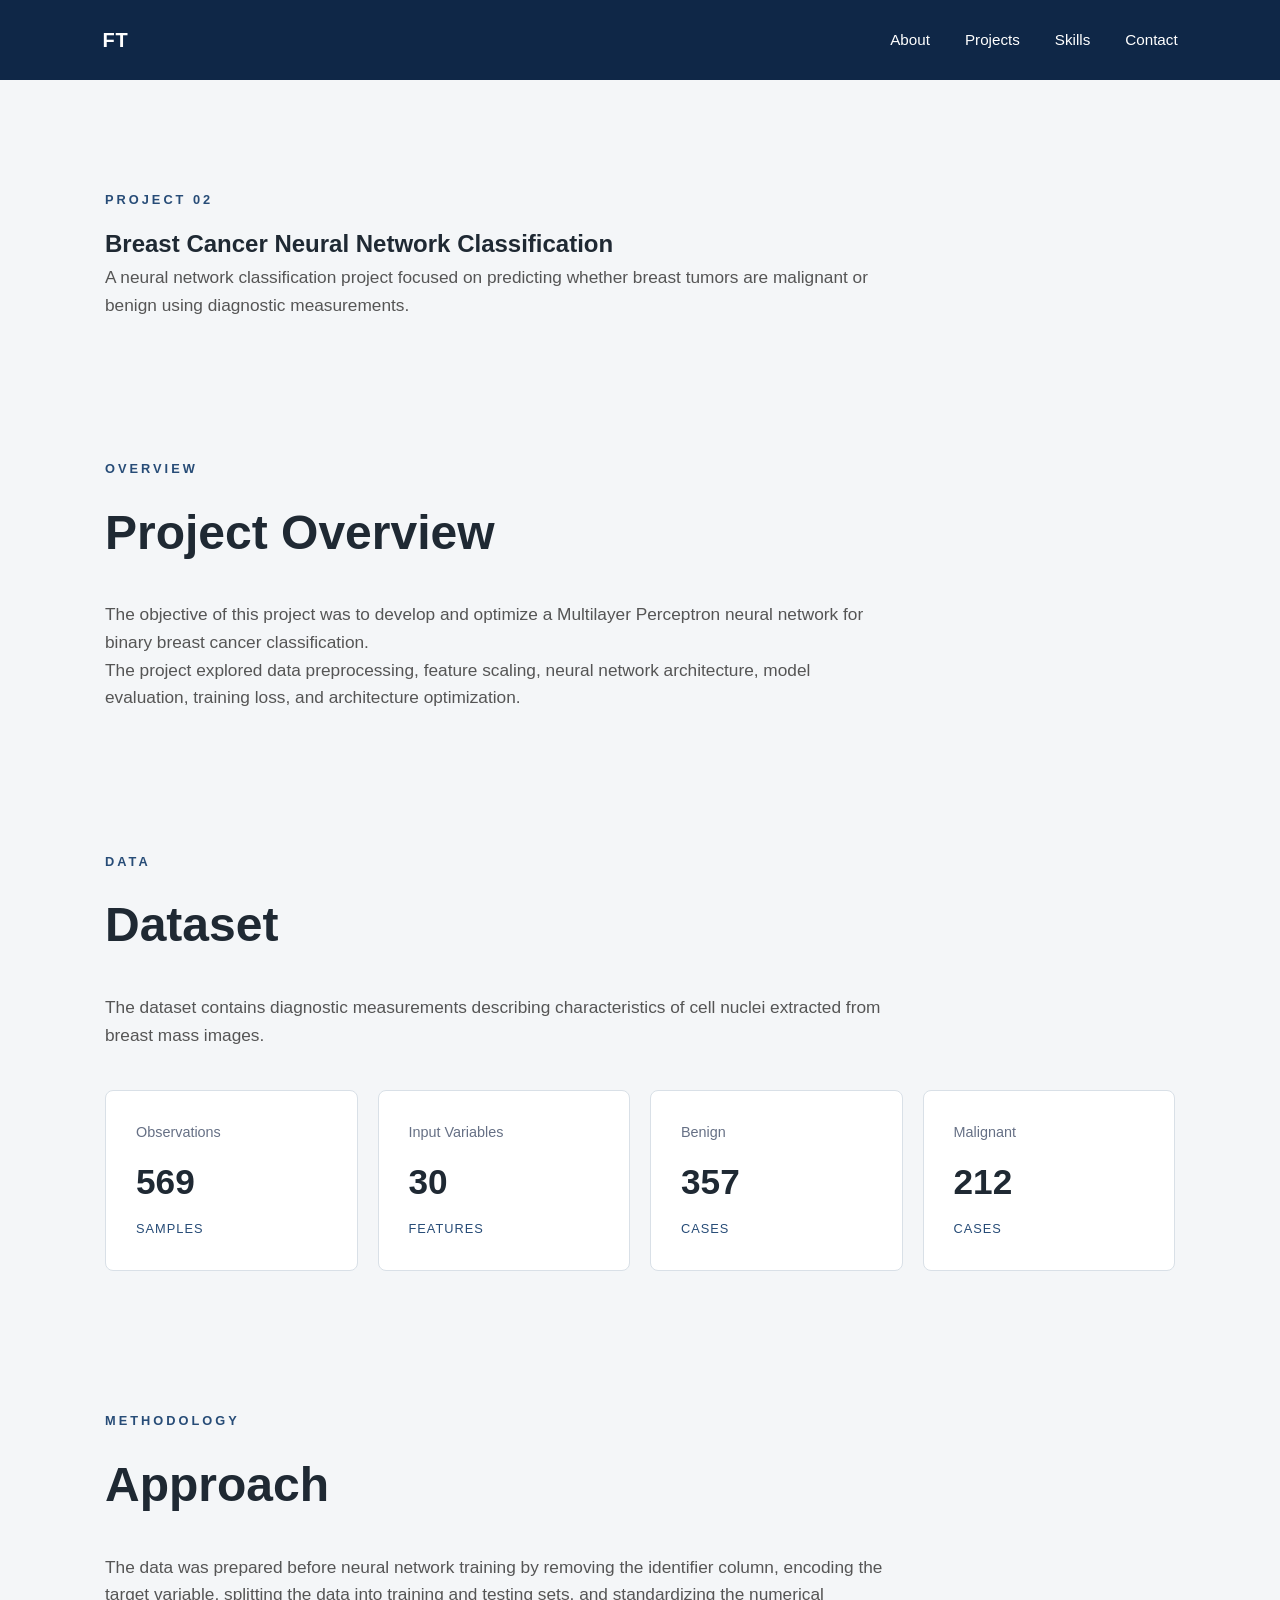
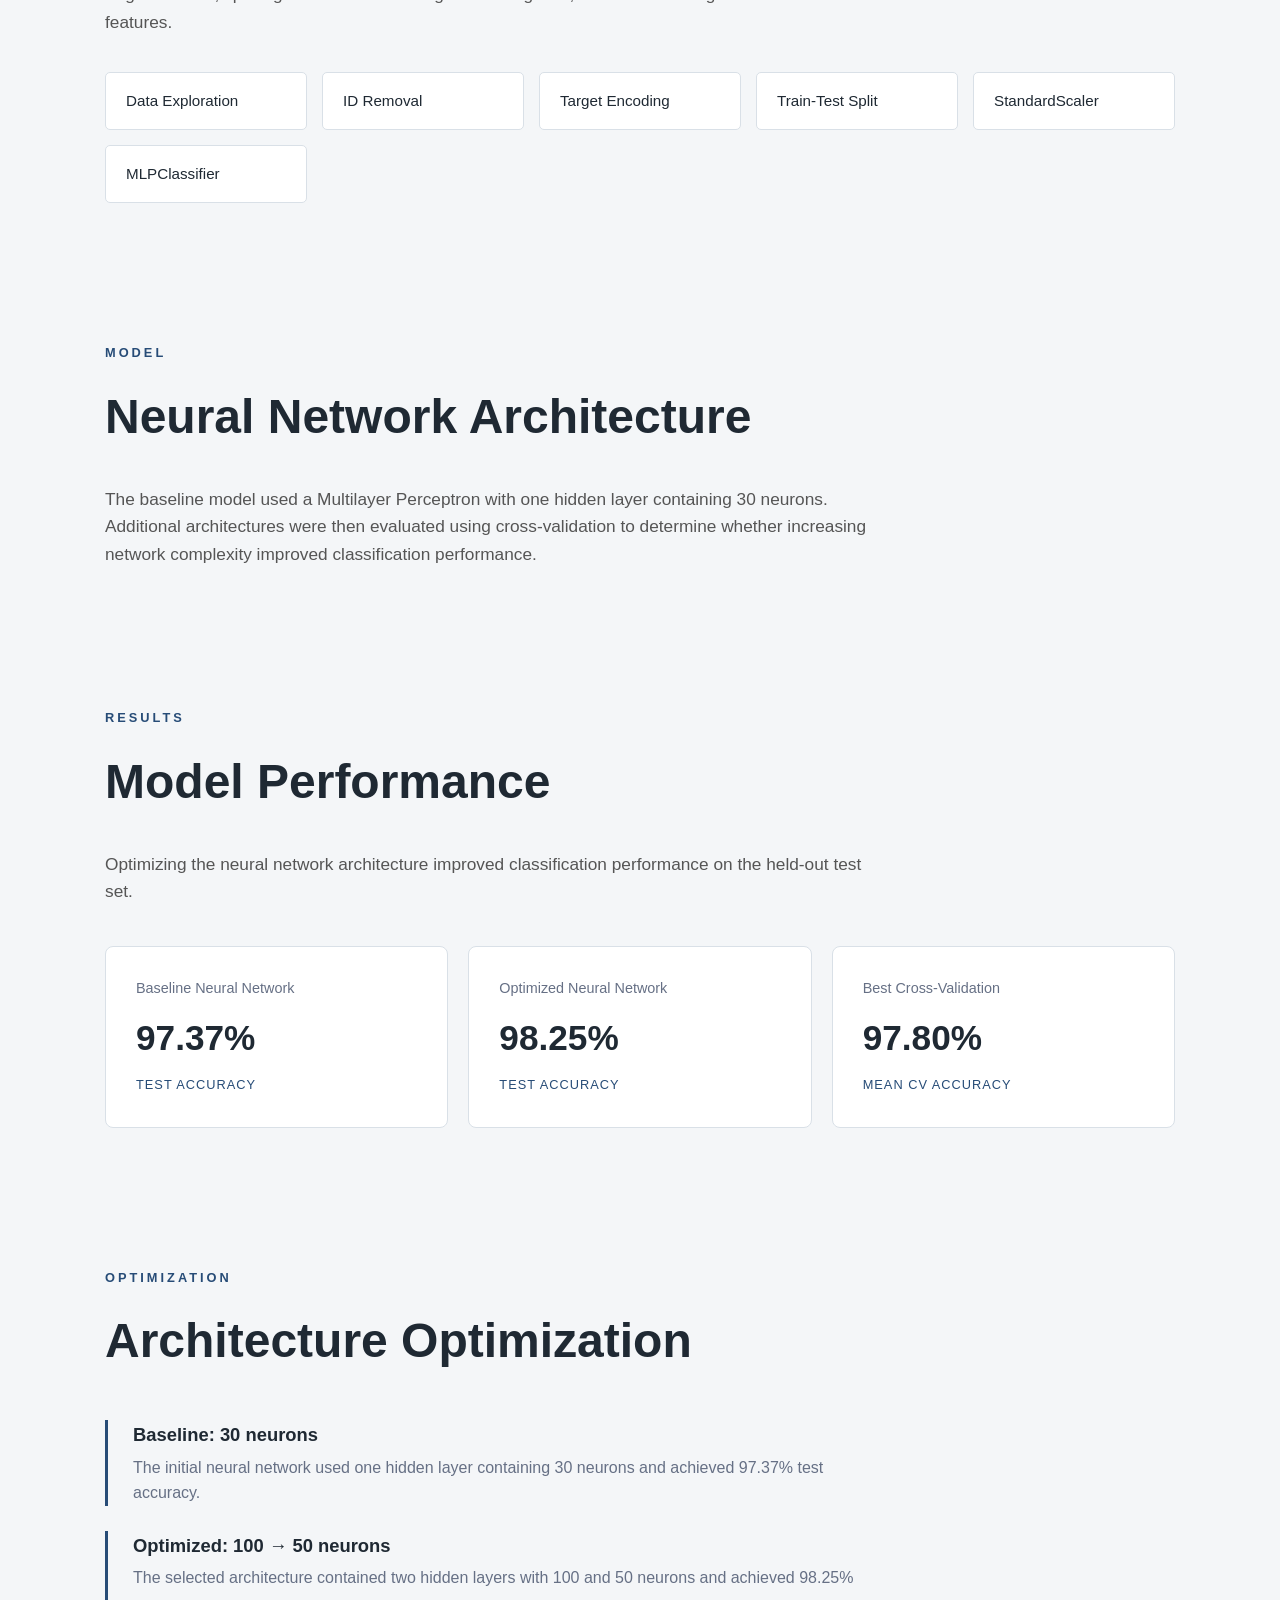
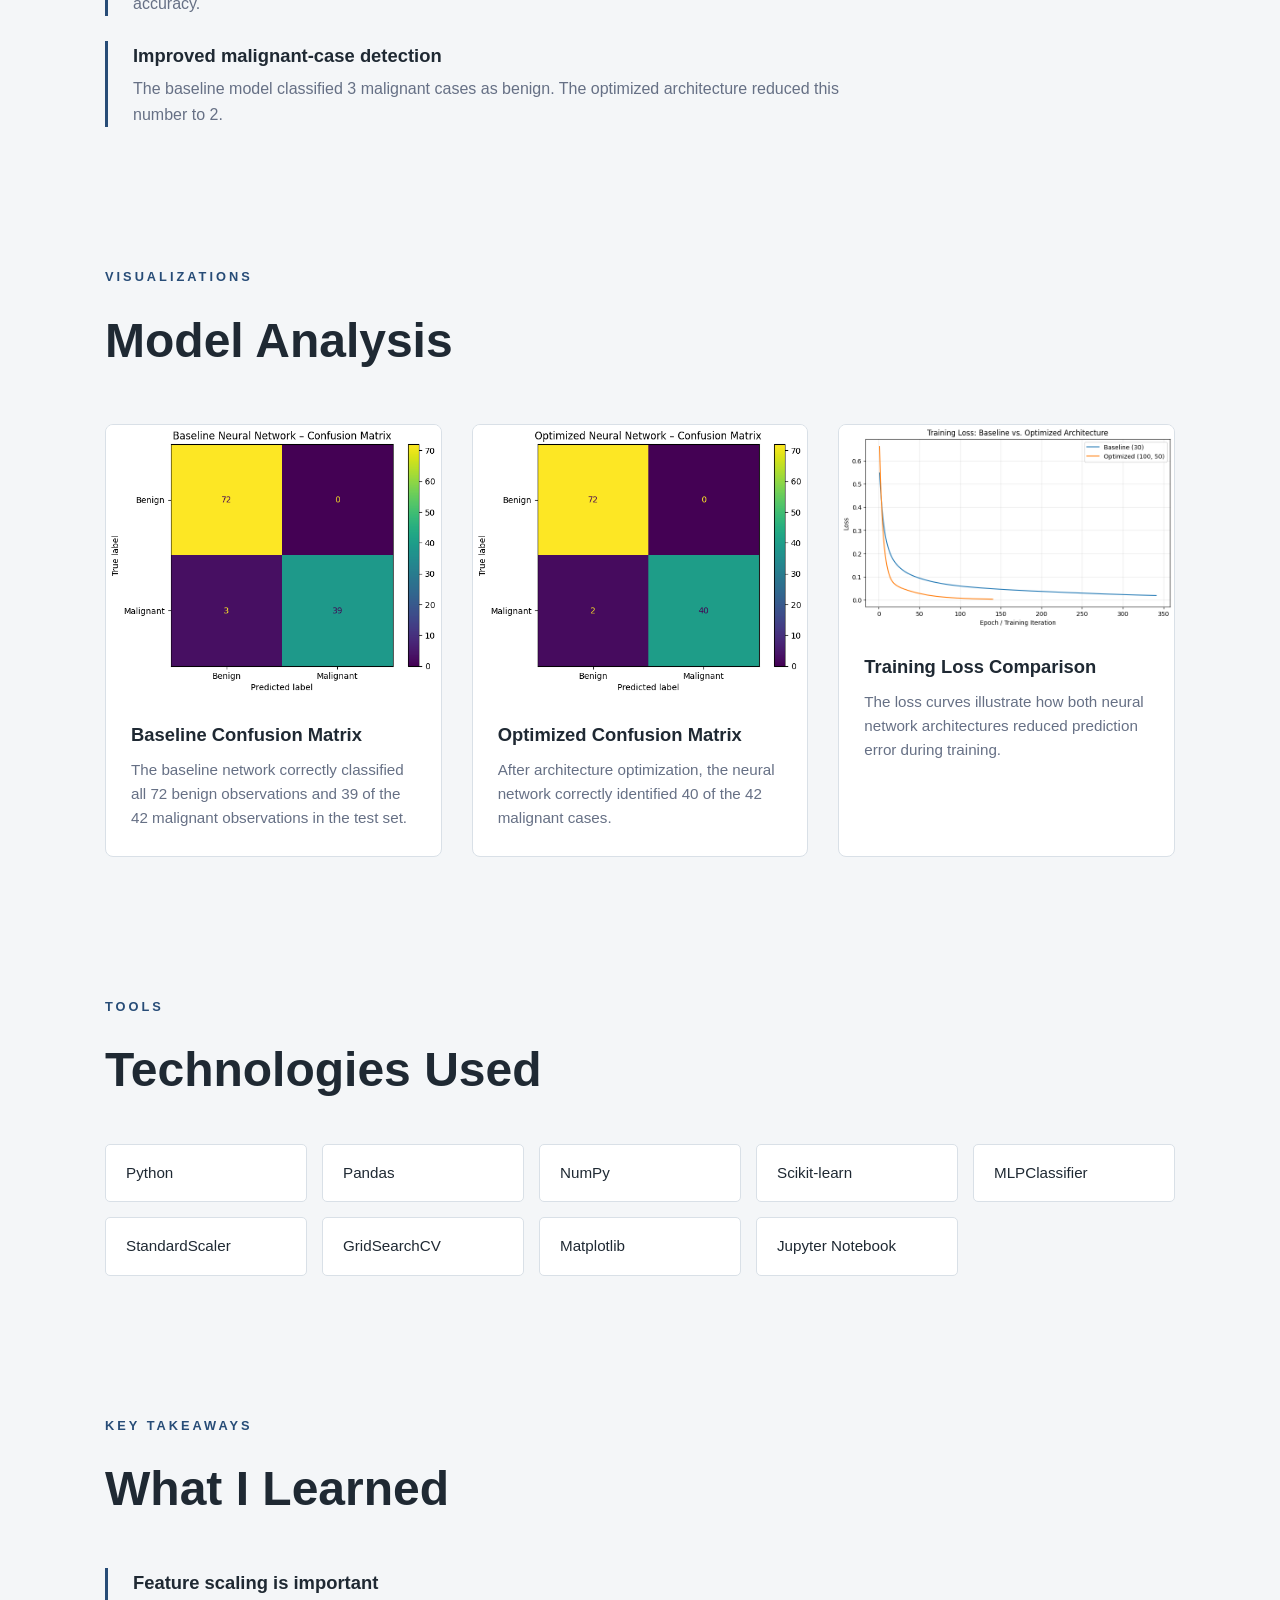
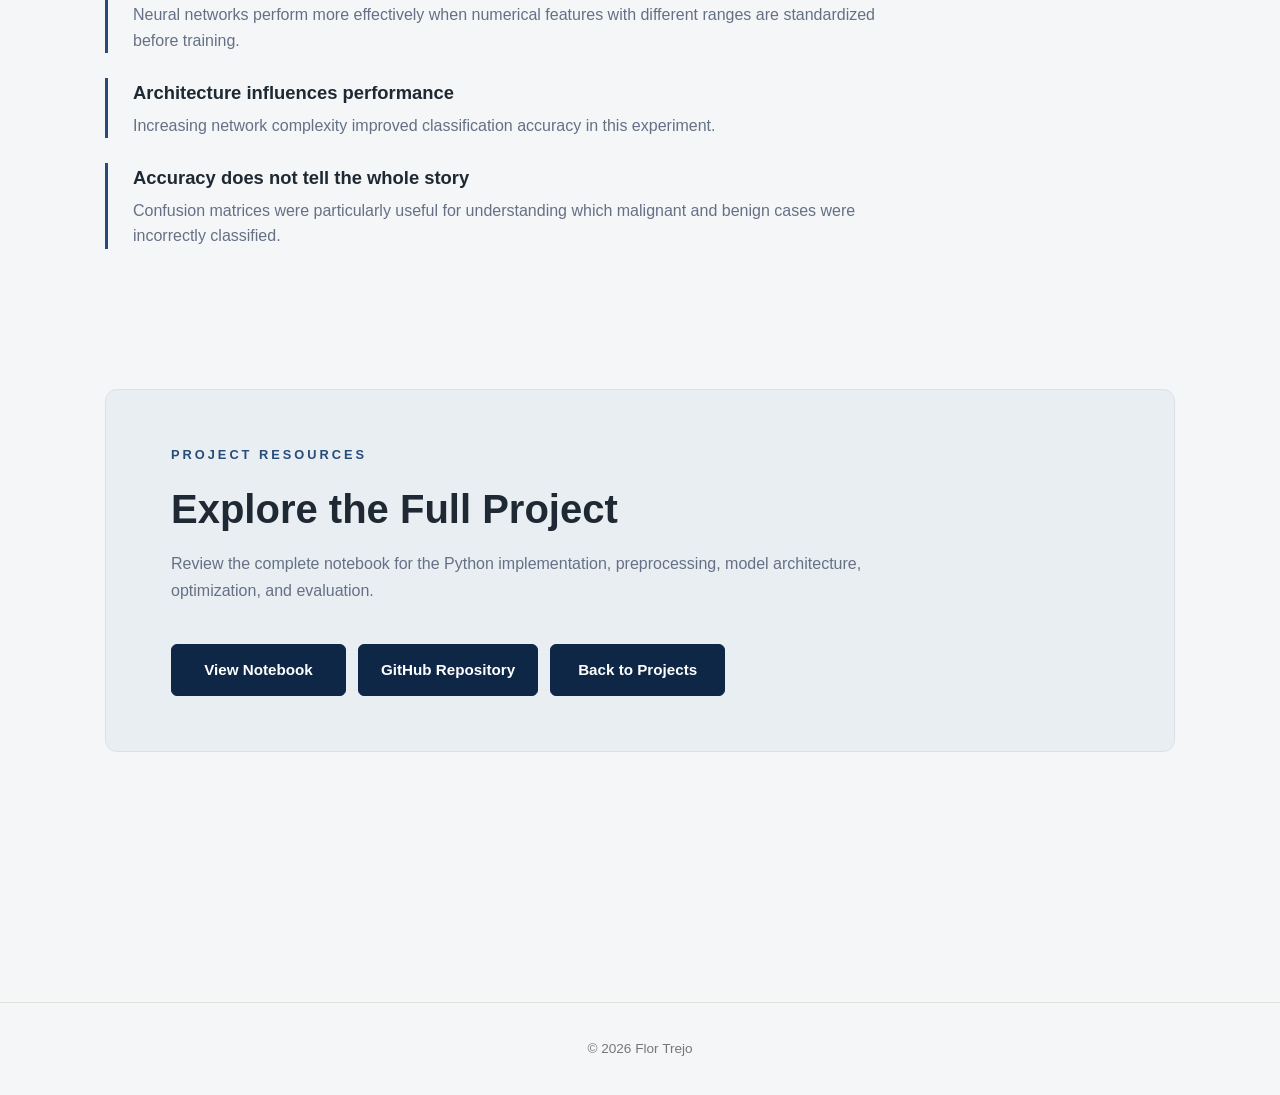
<file: projects/breast-cancer.html>
<!DOCTYPE html>
<html lang="en">

<head>
    <meta charset="UTF-8">
    <meta name="viewport" content="width=device-width, initial-scale=1.0">

    <title>Breast Cancer Neural Network Classification | Flor Trejo</title>

    <link rel="stylesheet" href="../style.css">
</head>

<body>

    <!-- NAVIGATION -->

    <nav>

        <div class="logo">
            <a href="../index.html">FT</a>
        </div>

        <div class="nav-links">
            <a href="../index.html#about">About</a>
            <a href="../index.html#projects">Projects</a>
            <a href="../index.html#skills">Skills</a>
            <a href="../index.html#contact">Contact</a>
        </div>

    </nav>


    <main>

        <!-- PROJECT INTRO -->

        <section>

            <p class="section-label">PROJECT 02</p>

            <h1>Breast Cancer Neural Network Classification</h1>

            <p>
                A neural network classification project focused on predicting
                whether breast tumors are malignant or benign using diagnostic
                measurements.
            </p>

        </section>


        <!-- OVERVIEW -->

        <section>

            <p class="section-label">OVERVIEW</p>

            <h2>Project Overview</h2>

            <p>
                The objective of this project was to develop and optimize a
                Multilayer Perceptron neural network for binary breast cancer
                classification.
            </p>

            <p>
                The project explored data preprocessing, feature scaling,
                neural network architecture, model evaluation, training loss,
                and architecture optimization.
            </p>

        </section>


        <!-- DATASET -->

        <section>

            <p class="section-label">DATA</p>

            <h2>Dataset</h2>

            <p>
                The dataset contains diagnostic measurements describing
                characteristics of cell nuclei extracted from breast mass
                images.
            </p>

            <div class="results-grid">

                <div class="result-card">
                    <p>Observations</p>
                    <h3>569</h3>
                    <span>Samples</span>
                </div>

                <div class="result-card">
                    <p>Input Variables</p>
                    <h3>30</h3>
                    <span>Features</span>
                </div>

                <div class="result-card">
                    <p>Benign</p>
                    <h3>357</h3>
                    <span>Cases</span>
                </div>

                <div class="result-card">
                    <p>Malignant</p>
                    <h3>212</h3>
                    <span>Cases</span>
                </div>

            </div>

        </section>


        <!-- METHODOLOGY -->

        <section>

            <p class="section-label">METHODOLOGY</p>

            <h2>Approach</h2>

            <p>
                The data was prepared before neural network training by
                removing the identifier column, encoding the target variable,
                splitting the data into training and testing sets, and
                standardizing the numerical features.
            </p>

            <div class="skills-grid">

                <span>Data Exploration</span>
                <span>ID Removal</span>
                <span>Target Encoding</span>
                <span>Train-Test Split</span>
                <span>StandardScaler</span>
                <span>MLPClassifier</span>

            </div>

        </section>


        <!-- MODEL -->

        <section>

            <p class="section-label">MODEL</p>

            <h2>Neural Network Architecture</h2>

            <p>
                The baseline model used a Multilayer Perceptron with one
                hidden layer containing 30 neurons.
            </p>

            <p>
                Additional architectures were then evaluated using
                cross-validation to determine whether increasing network
                complexity improved classification performance.
            </p>

        </section>


        <!-- RESULTS -->

        <section>

            <p class="section-label">RESULTS</p>

            <h2>Model Performance</h2>

            <p>
                Optimizing the neural network architecture improved
                classification performance on the held-out test set.
            </p>

            <div class="results-grid">

                <div class="result-card">
                    <p>Baseline Neural Network</p>
                    <h3>97.37%</h3>
                    <span>Test Accuracy</span>
                </div>

                <div class="result-card">
                    <p>Optimized Neural Network</p>
                    <h3>98.25%</h3>
                    <span>Test Accuracy</span>
                </div>

                <div class="result-card">
                    <p>Best Cross-Validation</p>
                    <h3>97.80%</h3>
                    <span>Mean CV Accuracy</span>
                </div>

            </div>

        </section>


        <!-- OPTIMIZATION -->

        <section>

            <p class="section-label">OPTIMIZATION</p>

            <h2>Architecture Optimization</h2>

            <div class="findings-list">

                <div>

                    <strong>Baseline: 30 neurons</strong>

                    <p>
                        The initial neural network used one hidden layer
                        containing 30 neurons and achieved 97.37% test accuracy.
                    </p>

                </div>


                <div>

                    <strong>Optimized: 100 → 50 neurons</strong>

                    <p>
                        The selected architecture contained two hidden layers
                        with 100 and 50 neurons and achieved 98.25% accuracy.
                    </p>

                </div>


                <div>

                    <strong>Improved malignant-case detection</strong>

                    <p>
                        The baseline model classified 3 malignant cases as
                        benign. The optimized architecture reduced this
                        number to 2.
                    </p>

                </div>

            </div>

        </section>


        <!-- VISUALIZATIONS -->

        <section>

            <p class="section-label">VISUALIZATIONS</p>

            <h2>Model Analysis</h2>

            <div class="visualization-grid">


                <div class="visualization-card">

                    <img src="../assets/baseline_confusion_matrix.png"
                         alt="Baseline neural network confusion matrix">

                    <h3>Baseline Confusion Matrix</h3>

                    <p>
                        The baseline network correctly classified all
                        72 benign observations and 39 of the 42 malignant
                        observations in the test set.
                    </p>

                </div>


                <div class="visualization-card">

                    <img src="../assets/optimized_confusion_matrix.png"
                         alt="Optimized neural network confusion matrix">

                    <h3>Optimized Confusion Matrix</h3>

                    <p>
                        After architecture optimization, the neural network
                        correctly identified 40 of the 42 malignant cases.
                    </p>

                </div>


                <div class="visualization-card">

                    <img src="../assets/loss_curve_comparison.png"
                         alt="Neural network loss curve comparison">

                    <h3>Training Loss Comparison</h3>

                    <p>
                        The loss curves illustrate how both neural network
                        architectures reduced prediction error during
                        training.
                    </p>

                </div>


            </div>

        </section>


        <!-- TOOLS -->

        <section>

            <p class="section-label">TOOLS</p>

            <h2>Technologies Used</h2>

            <div class="skills-grid">

                <span>Python</span>
                <span>Pandas</span>
                <span>NumPy</span>
                <span>Scikit-learn</span>
                <span>MLPClassifier</span>
                <span>StandardScaler</span>
                <span>GridSearchCV</span>
                <span>Matplotlib</span>
                <span>Jupyter Notebook</span>

            </div>

        </section>


        <!-- KEY TAKEAWAYS -->

        <section>

            <p class="section-label">KEY TAKEAWAYS</p>

            <h2>What I Learned</h2>

            <div class="findings-list">

                <div>

                    <strong>Feature scaling is important</strong>

                    <p>
                        Neural networks perform more effectively when numerical
                        features with different ranges are standardized before
                        training.
                    </p>

                </div>


                <div>

                    <strong>Architecture influences performance</strong>

                    <p>
                        Increasing network complexity improved classification
                        accuracy in this experiment.
                    </p>

                </div>


                <div>

                    <strong>Accuracy does not tell the whole story</strong>

                    <p>
                        Confusion matrices were particularly useful for
                        understanding which malignant and benign cases were
                        incorrectly classified.
                    </p>

                </div>

            </div>

        </section>


        <!-- RESOURCES -->

        <section class="resource-section">

            <div class="resource-content">

                <div>

                    <p class="section-label">PROJECT RESOURCES</p>

                    <h2>Explore the Full Project</h2>

                    <p>
                        Review the complete notebook for the Python
                        implementation, preprocessing, model architecture,
                        optimization, and evaluation.
                    </p>

                </div>


                <div class="resource-buttons">

    <a href="https://github.com/flortr3/breast-cancer-neural-network/blob/main/Flor_Neural_Network_Breast_Cancer_Assignment.ipynb"
       target="_blank"
       class="primary-button">
        View Notebook
    </a>

    <a href="https://github.com/flortr3/breast-cancer-neural-network"
       target="_blank"
       class="secondary-button">
        GitHub Repository
    </a>

    <a href="../index.html#projects"
       class="secondary-button">
        Back to Projects
    </a>

</div>
        </section>


    </main>


    <footer>
        <p>© 2026 Flor Trejo</p>
    </footer>


</body>

</html>
</file>
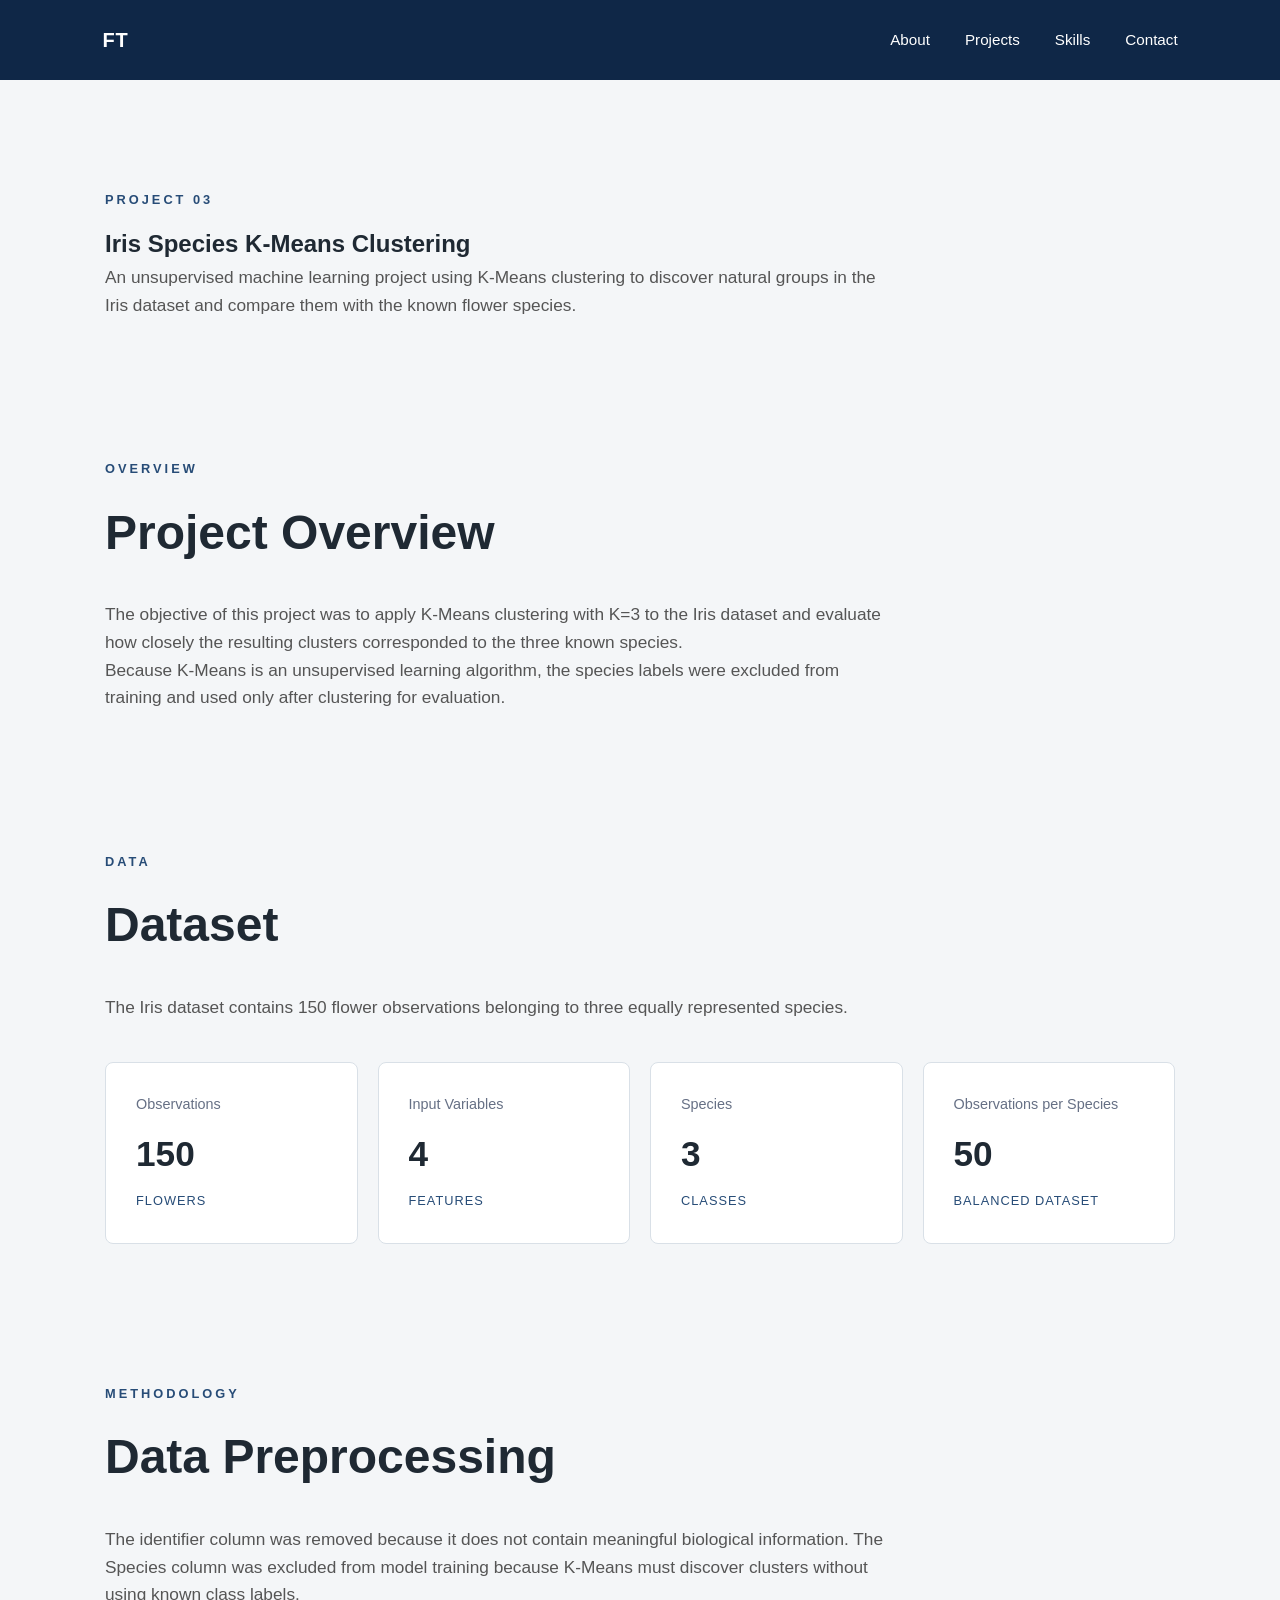
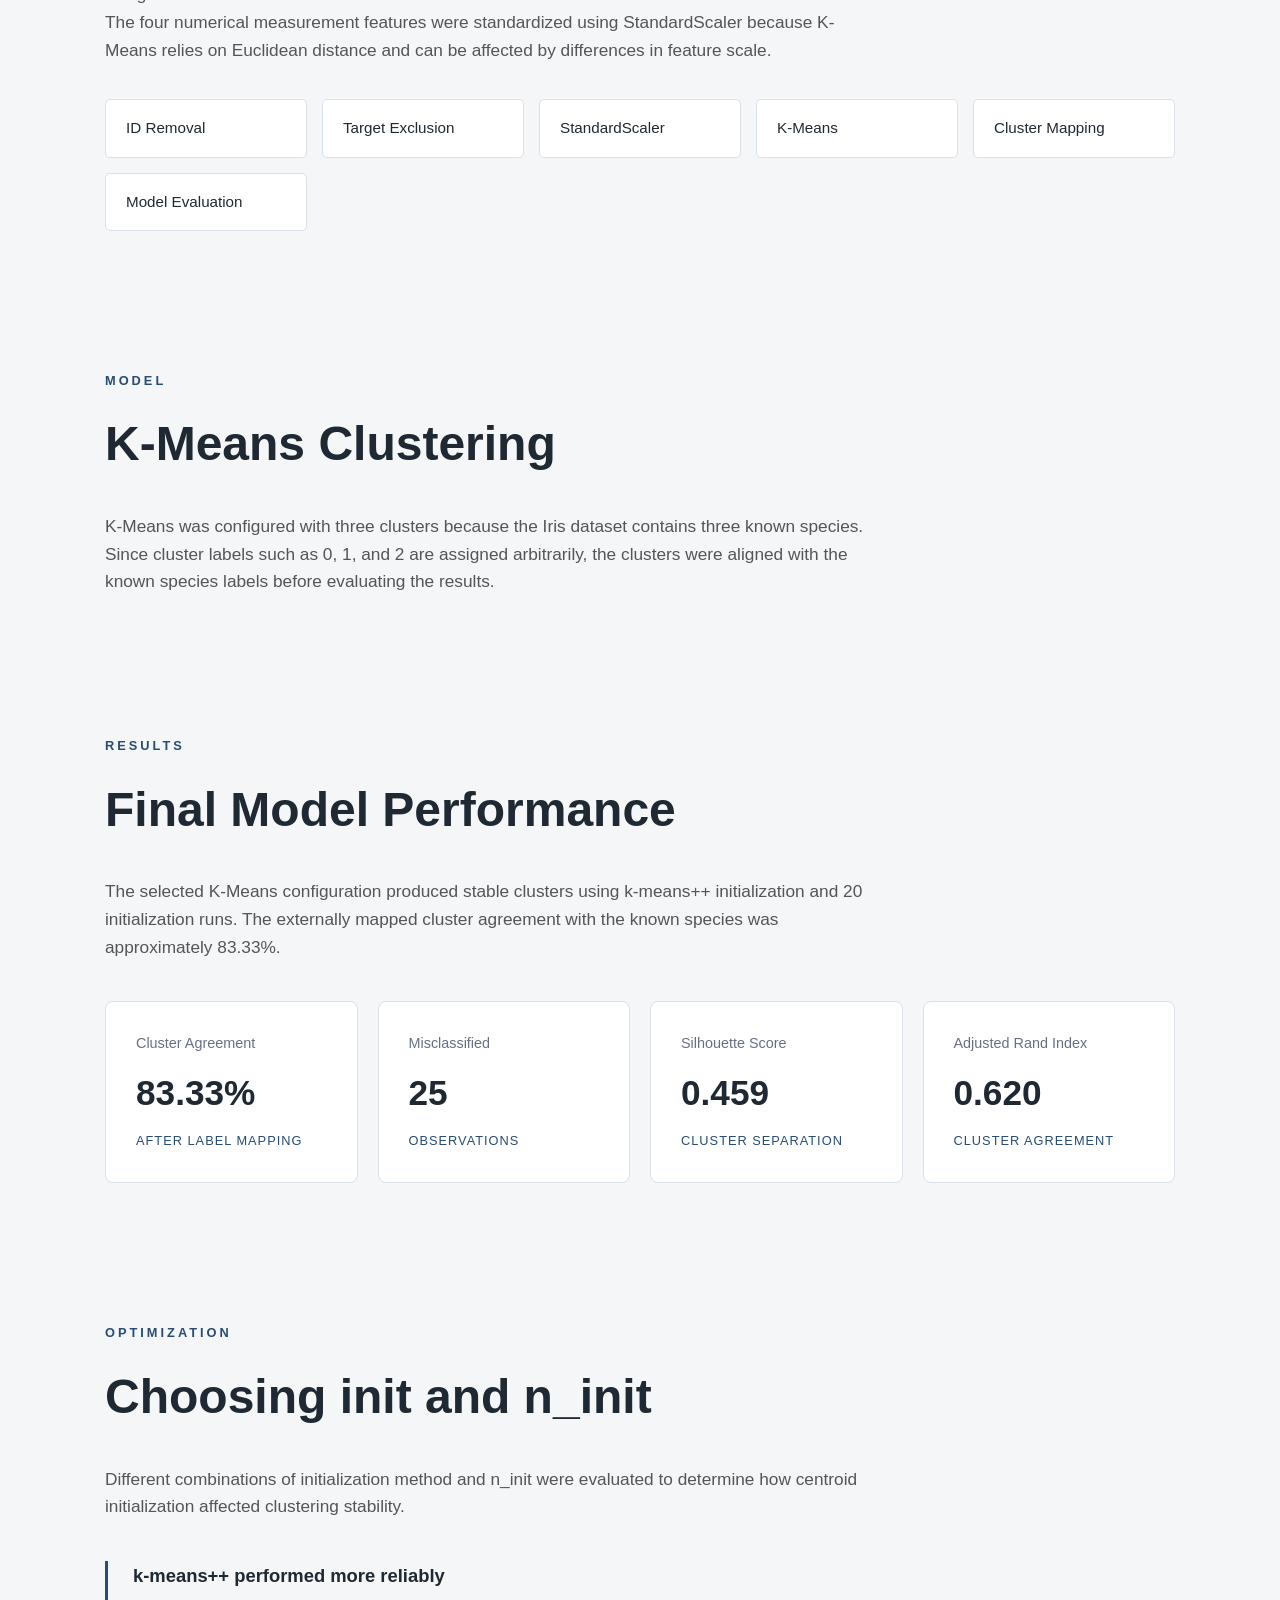
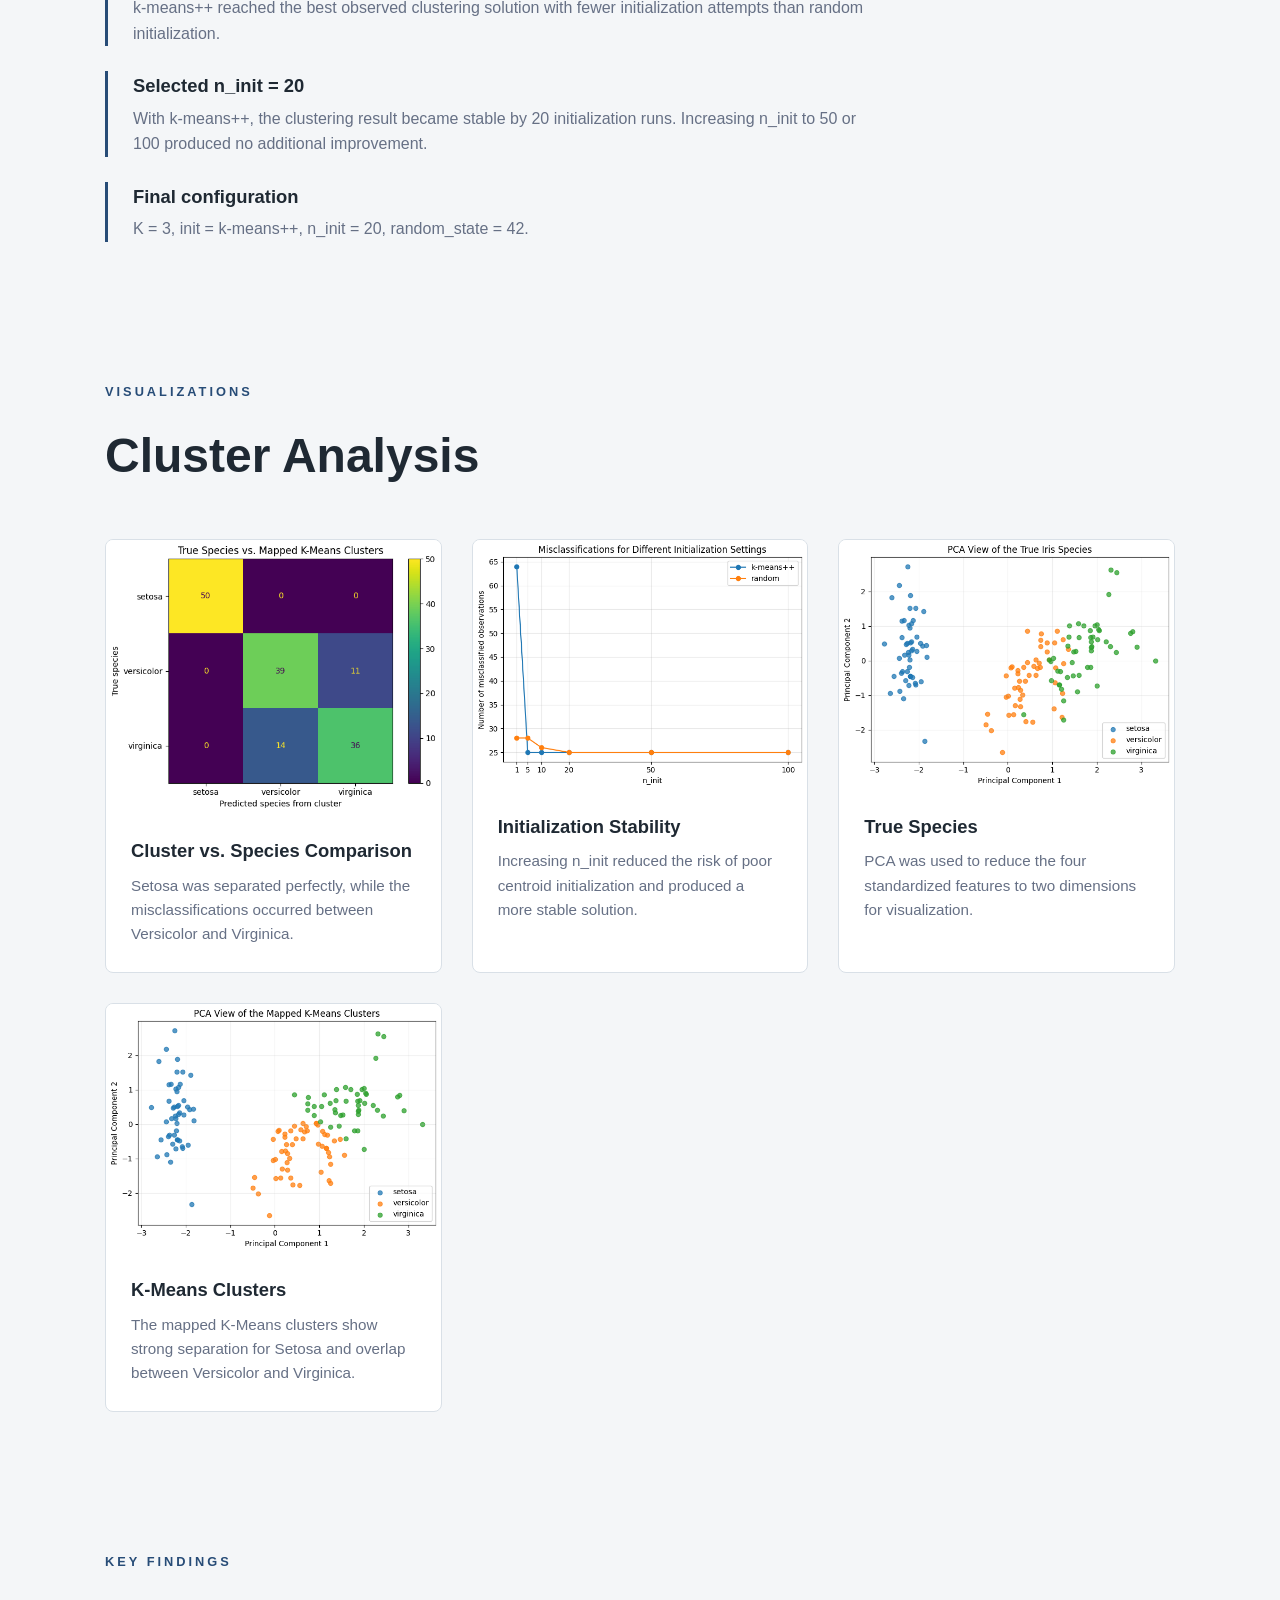
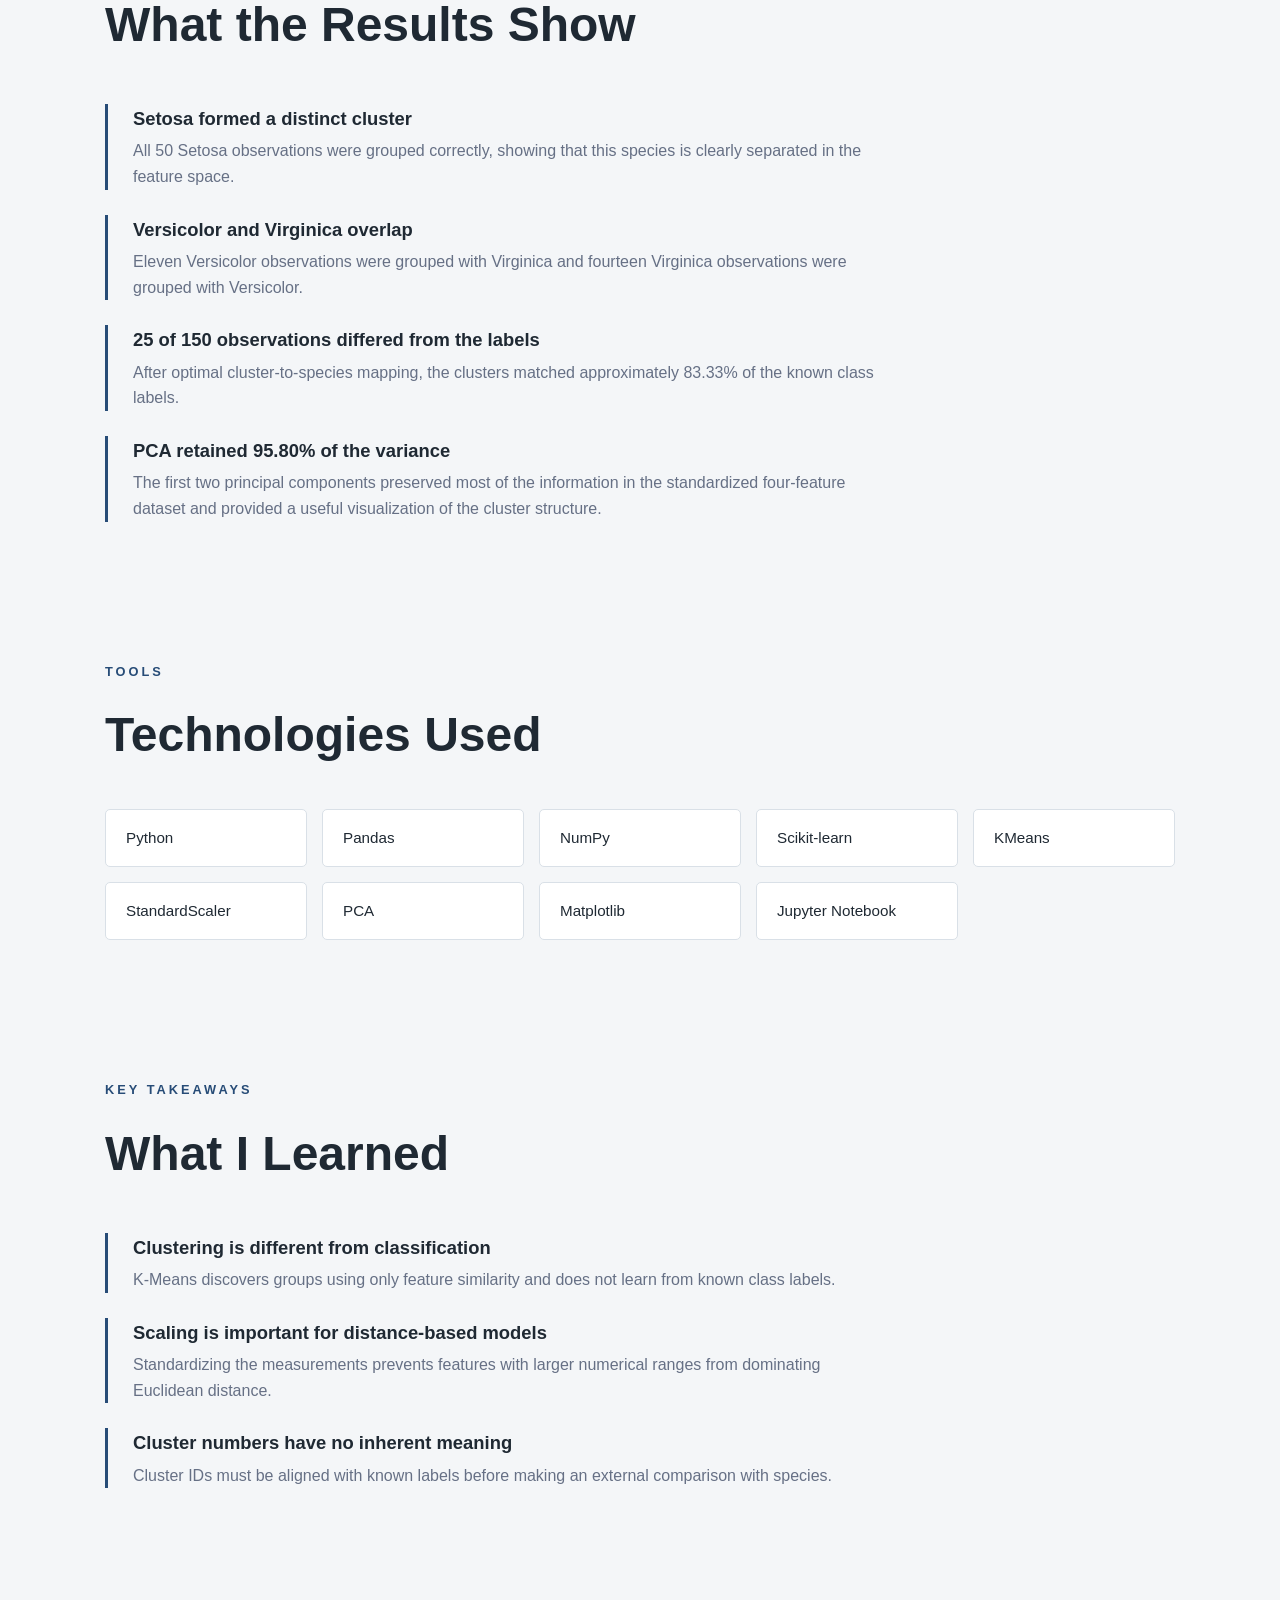
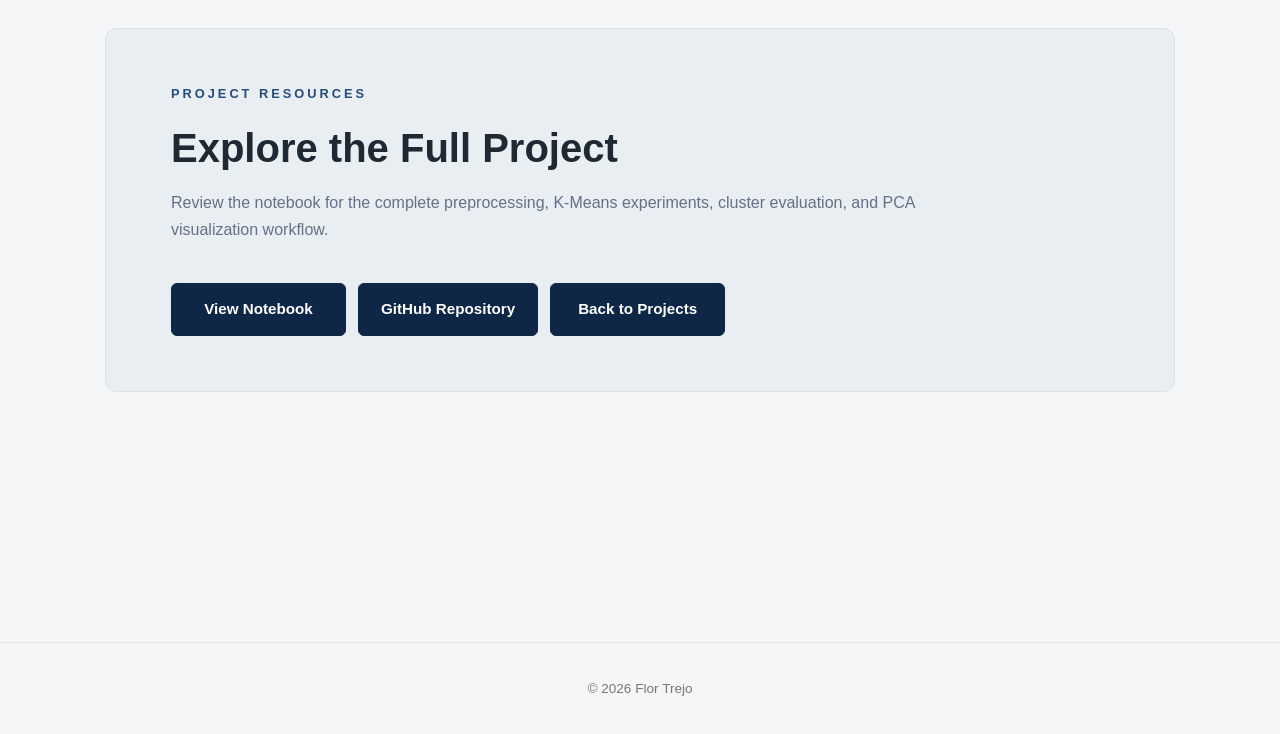
<file: projects/iris-clustering.html>
<!DOCTYPE html>
<html lang="en">

<head>
    <meta charset="UTF-8">
    <meta name="viewport" content="width=device-width, initial-scale=1.0">

    <title>Iris K-Means Clustering | Flor Trejo</title>

    <link rel="stylesheet" href="../style.css">
</head>

<body>

    <nav>

        <div class="logo">
            <a href="../index.html">FT</a>
        </div>

        <div class="nav-links">
            <a href="../index.html#about">About</a>
            <a href="../index.html#projects">Projects</a>
            <a href="../index.html#skills">Skills</a>
            <a href="../index.html#contact">Contact</a>
        </div>

    </nav>


    <main>

        <!-- PROJECT INTRO -->

        <section>

            <p class="section-label">PROJECT 03</p>

            <h1>Iris Species K-Means Clustering</h1>

            <p>
                An unsupervised machine learning project using K-Means
                clustering to discover natural groups in the Iris dataset
                and compare them with the known flower species.
            </p>

        </section>


        <!-- OVERVIEW -->

        <section>

            <p class="section-label">OVERVIEW</p>

            <h2>Project Overview</h2>

            <p>
                The objective of this project was to apply K-Means clustering
                with K=3 to the Iris dataset and evaluate how closely the
                resulting clusters corresponded to the three known species.
            </p>

            <p>
                Because K-Means is an unsupervised learning algorithm, the
                species labels were excluded from training and used only
                after clustering for evaluation.
            </p>

        </section>


        <!-- DATA -->

        <section>

            <p class="section-label">DATA</p>

            <h2>Dataset</h2>

            <p>
                The Iris dataset contains 150 flower observations belonging
                to three equally represented species.
            </p>

            <div class="results-grid">

                <div class="result-card">
                    <p>Observations</p>
                    <h3>150</h3>
                    <span>Flowers</span>
                </div>

                <div class="result-card">
                    <p>Input Variables</p>
                    <h3>4</h3>
                    <span>Features</span>
                </div>

                <div class="result-card">
                    <p>Species</p>
                    <h3>3</h3>
                    <span>Classes</span>
                </div>

                <div class="result-card">
                    <p>Observations per Species</p>
                    <h3>50</h3>
                    <span>Balanced Dataset</span>
                </div>

            </div>

        </section>


        <!-- PREPROCESSING -->

        <section>

            <p class="section-label">METHODOLOGY</p>

            <h2>Data Preprocessing</h2>

            <p>
                The identifier column was removed because it does not contain
                meaningful biological information. The Species column was
                excluded from model training because K-Means must discover
                clusters without using known class labels.
            </p>

            <p>
                The four numerical measurement features were standardized
                using StandardScaler because K-Means relies on Euclidean
                distance and can be affected by differences in feature scale.
            </p>

            <div class="skills-grid">

                <span>ID Removal</span>
                <span>Target Exclusion</span>
                <span>StandardScaler</span>
                <span>K-Means</span>
                <span>Cluster Mapping</span>
                <span>Model Evaluation</span>

            </div>

        </section>


        <!-- MODEL -->

        <section>

            <p class="section-label">MODEL</p>

            <h2>K-Means Clustering</h2>

            <p>
                K-Means was configured with three clusters because the Iris
                dataset contains three known species.
            </p>

            <p>
                Since cluster labels such as 0, 1, and 2 are assigned
                arbitrarily, the clusters were aligned with the known
                species labels before evaluating the results.
            </p>

        </section>


        <!-- RESULTS -->

        <section>

            <p class="section-label">RESULTS</p>

            <h2>Final Model Performance</h2>

            <p>
                The selected K-Means configuration produced stable clusters
                using k-means++ initialization and 20 initialization runs.
                The externally mapped cluster agreement with the known species
                was approximately 83.33%.
            </p>

            <div class="results-grid">

                <div class="result-card">
                    <p>Cluster Agreement</p>
                    <h3>83.33%</h3>
                    <span>After Label Mapping</span>
                </div>

                <div class="result-card">
                    <p>Misclassified</p>
                    <h3>25</h3>
                    <span>Observations</span>
                </div>

                <div class="result-card">
                    <p>Silhouette Score</p>
                    <h3>0.459</h3>
                    <span>Cluster Separation</span>
                </div>

                <div class="result-card">
                    <p>Adjusted Rand Index</p>
                    <h3>0.620</h3>
                    <span>Cluster Agreement</span>
                </div>

            </div>

        </section>


        <!-- OPTIMIZATION -->

        <section>

            <p class="section-label">OPTIMIZATION</p>

            <h2>Choosing init and n_init</h2>

            <p>
                Different combinations of initialization method and n_init
                were evaluated to determine how centroid initialization
                affected clustering stability.
            </p>

            <div class="findings-list">

                <div>

                    <strong>k-means++ performed more reliably</strong>

                    <p>
                        k-means++ reached the best observed clustering
                        solution with fewer initialization attempts than
                        random initialization.
                    </p>

                </div>


                <div>

                    <strong>Selected n_init = 20</strong>

                    <p>
                        With k-means++, the clustering result became stable
                        by 20 initialization runs. Increasing n_init to 50
                        or 100 produced no additional improvement.
                    </p>

                </div>


                <div>

                    <strong>Final configuration</strong>

                    <p>
                        K = 3, init = k-means++, n_init = 20,
                        random_state = 42.
                    </p>

                </div>

            </div>

        </section>


        <!-- VISUALIZATIONS -->

        <section>

            <p class="section-label">VISUALIZATIONS</p>

            <h2>Cluster Analysis</h2>

            <div class="visualization-grid">


                <div class="visualization-card">

                    <img src="../assets/iris_confusion_matrix.png"
                         alt="Iris K-Means mapped cluster confusion matrix">

                    <h3>Cluster vs. Species Comparison</h3>

                    <p>
                        Setosa was separated perfectly, while the
                        misclassifications occurred between Versicolor
                        and Virginica.
                    </p>

                </div>


                <div class="visualization-card">

                    <img src="../assets/iris_misclassifications_by_ninit.png"
                         alt="Misclassifications for different K-Means initialization settings">

                    <h3>Initialization Stability</h3>

                    <p>
                        Increasing n_init reduced the risk of poor centroid
                        initialization and produced a more stable solution.
                    </p>

                </div>


                <div class="visualization-card">

                    <img src="../assets/iris_pca_true_species.png"
                         alt="PCA visualization of true Iris species">

                    <h3>True Species</h3>

                    <p>
                        PCA was used to reduce the four standardized features
                        to two dimensions for visualization.
                    </p>

                </div>


                <div class="visualization-card">

                    <img src="../assets/iris_pca_kmeans_clusters.png"
                         alt="PCA visualization of K-Means Iris clusters">

                    <h3>K-Means Clusters</h3>

                    <p>
                        The mapped K-Means clusters show strong separation
                        for Setosa and overlap between Versicolor and
                        Virginica.
                    </p>

                </div>


            </div>

        </section>


        <!-- KEY FINDINGS -->

        <section>

            <p class="section-label">KEY FINDINGS</p>

            <h2>What the Results Show</h2>

            <div class="findings-list">

                <div>

                    <strong>Setosa formed a distinct cluster</strong>

                    <p>
                        All 50 Setosa observations were grouped correctly,
                        showing that this species is clearly separated in
                        the feature space.
                    </p>

                </div>


                <div>

                    <strong>Versicolor and Virginica overlap</strong>

                    <p>
                        Eleven Versicolor observations were grouped with
                        Virginica and fourteen Virginica observations were
                        grouped with Versicolor.
                    </p>

                </div>


                <div>

                    <strong>25 of 150 observations differed from the labels</strong>

                    <p>
                        After optimal cluster-to-species mapping, the
                        clusters matched approximately 83.33% of the known
                        class labels.
                    </p>

                </div>


                <div>

                    <strong>PCA retained 95.80% of the variance</strong>

                    <p>
                        The first two principal components preserved most
                        of the information in the standardized four-feature
                        dataset and provided a useful visualization of the
                        cluster structure.
                    </p>

                </div>

            </div>

        </section>


        <!-- TOOLS -->

        <section>

            <p class="section-label">TOOLS</p>

            <h2>Technologies Used</h2>

            <div class="skills-grid">

                <span>Python</span>
                <span>Pandas</span>
                <span>NumPy</span>
                <span>Scikit-learn</span>
                <span>KMeans</span>
                <span>StandardScaler</span>
                <span>PCA</span>
                <span>Matplotlib</span>
                <span>Jupyter Notebook</span>

            </div>

        </section>


        <!-- TAKEAWAYS -->

        <section>

            <p class="section-label">KEY TAKEAWAYS</p>

            <h2>What I Learned</h2>

            <div class="findings-list">

                <div>

                    <strong>Clustering is different from classification</strong>

                    <p>
                        K-Means discovers groups using only feature similarity
                        and does not learn from known class labels.
                    </p>

                </div>


                <div>

                    <strong>Scaling is important for distance-based models</strong>

                    <p>
                        Standardizing the measurements prevents features with
                        larger numerical ranges from dominating Euclidean
                        distance.
                    </p>

                </div>


                <div>

                    <strong>Cluster numbers have no inherent meaning</strong>

                    <p>
                        Cluster IDs must be aligned with known labels before
                        making an external comparison with species.
                    </p>

                </div>

            </div>

        </section>


        <!-- RESOURCES -->

        <section class="resource-section">

            <div class="resource-content">

                <div>

                    <p class="section-label">PROJECT RESOURCES</p>

                    <h2>Explore the Full Project</h2>

                    <p>
                        Review the notebook for the complete preprocessing,
                        K-Means experiments, cluster evaluation, and PCA
                        visualization workflow.
                    </p>

                </div>

<div class="resource-buttons">

    <a href="https://github.com/flortr3/iris-kmeans-clustering/blob/main/Flor_Trejo_Iris_KMeans_Clustering.ipynb"
       target="_blank"
       class="primary-button">
        View Notebook
    </a>

    <a href="https://github.com/flortr3/iris-kmeans-clustering"
       target="_blank"
       class="secondary-button">
        GitHub Repository
    </a>

    <a href="../index.html#projects"
       class="secondary-button">
        Back to Projects
    </a>

</div>

        </section>


    </main>


    <footer>
        <p>© 2026 Flor Trejo</p>
    </footer>

</body>

</html>
</file>
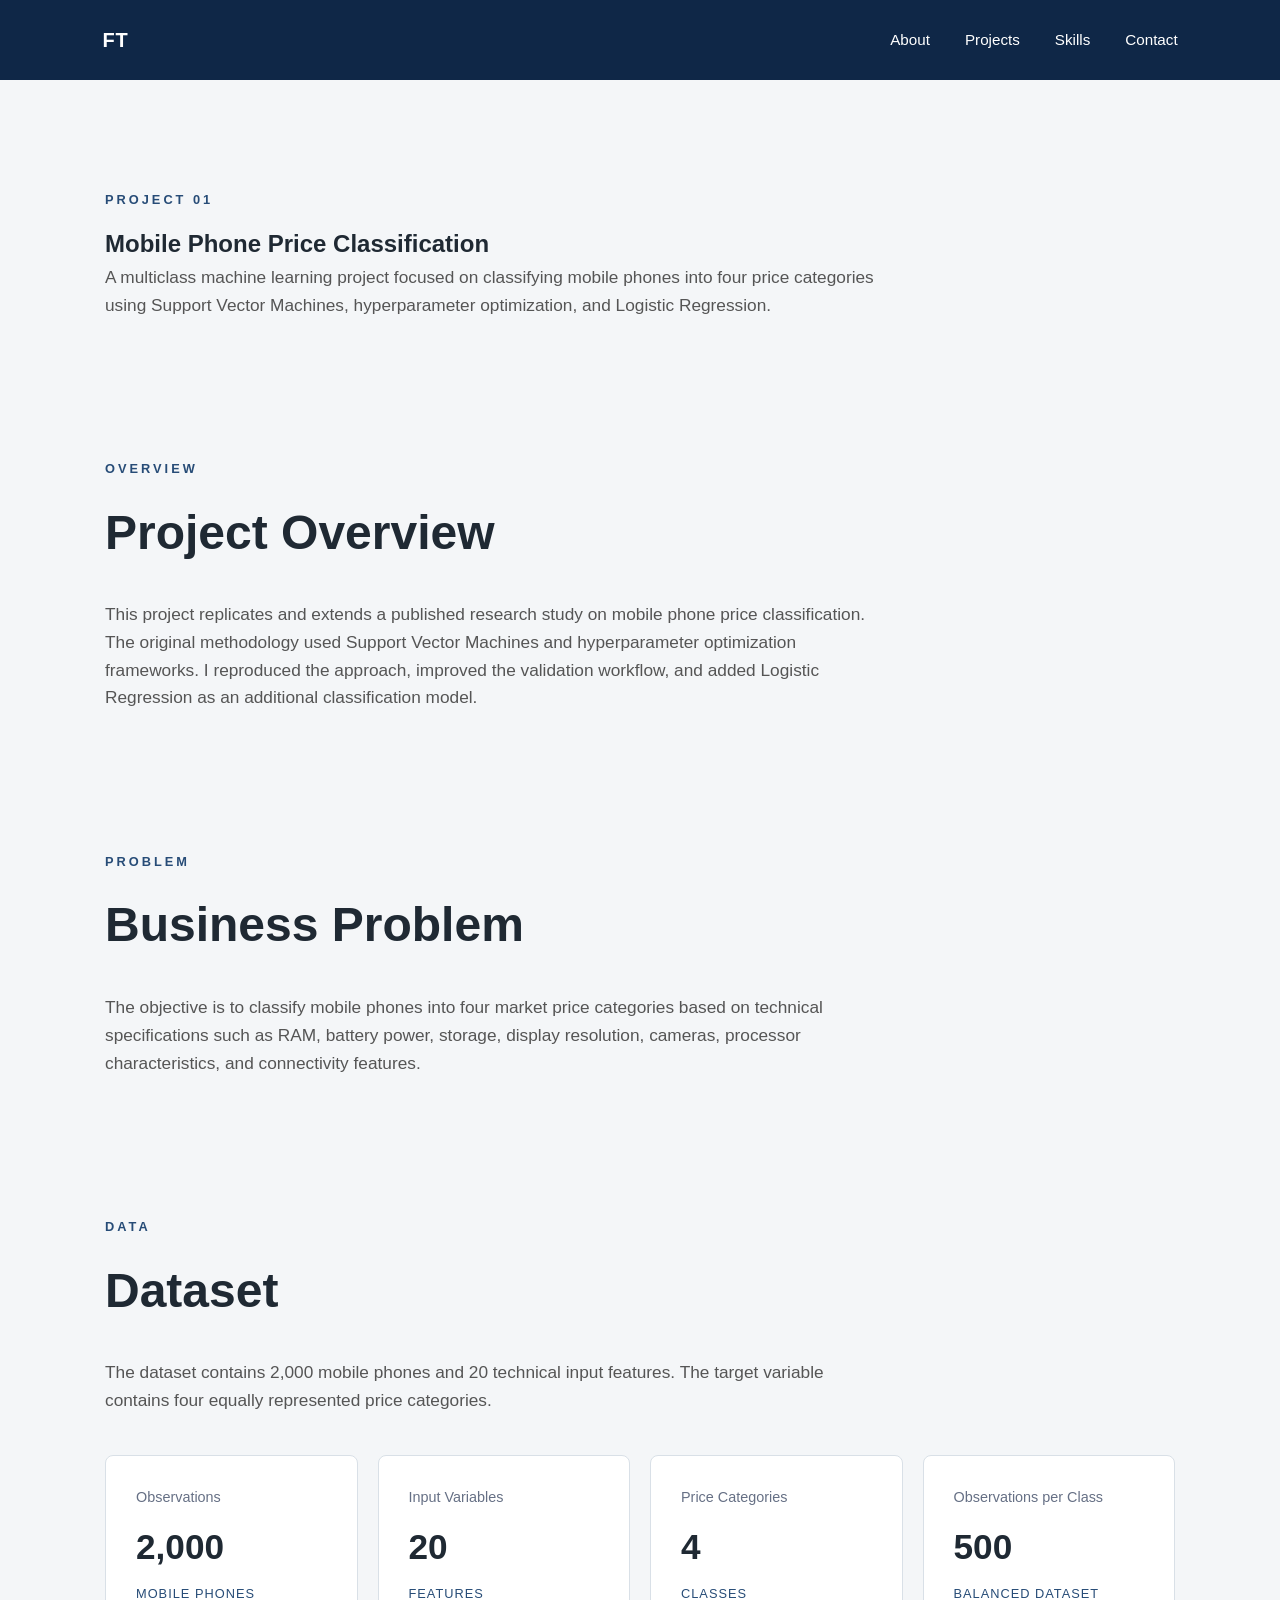
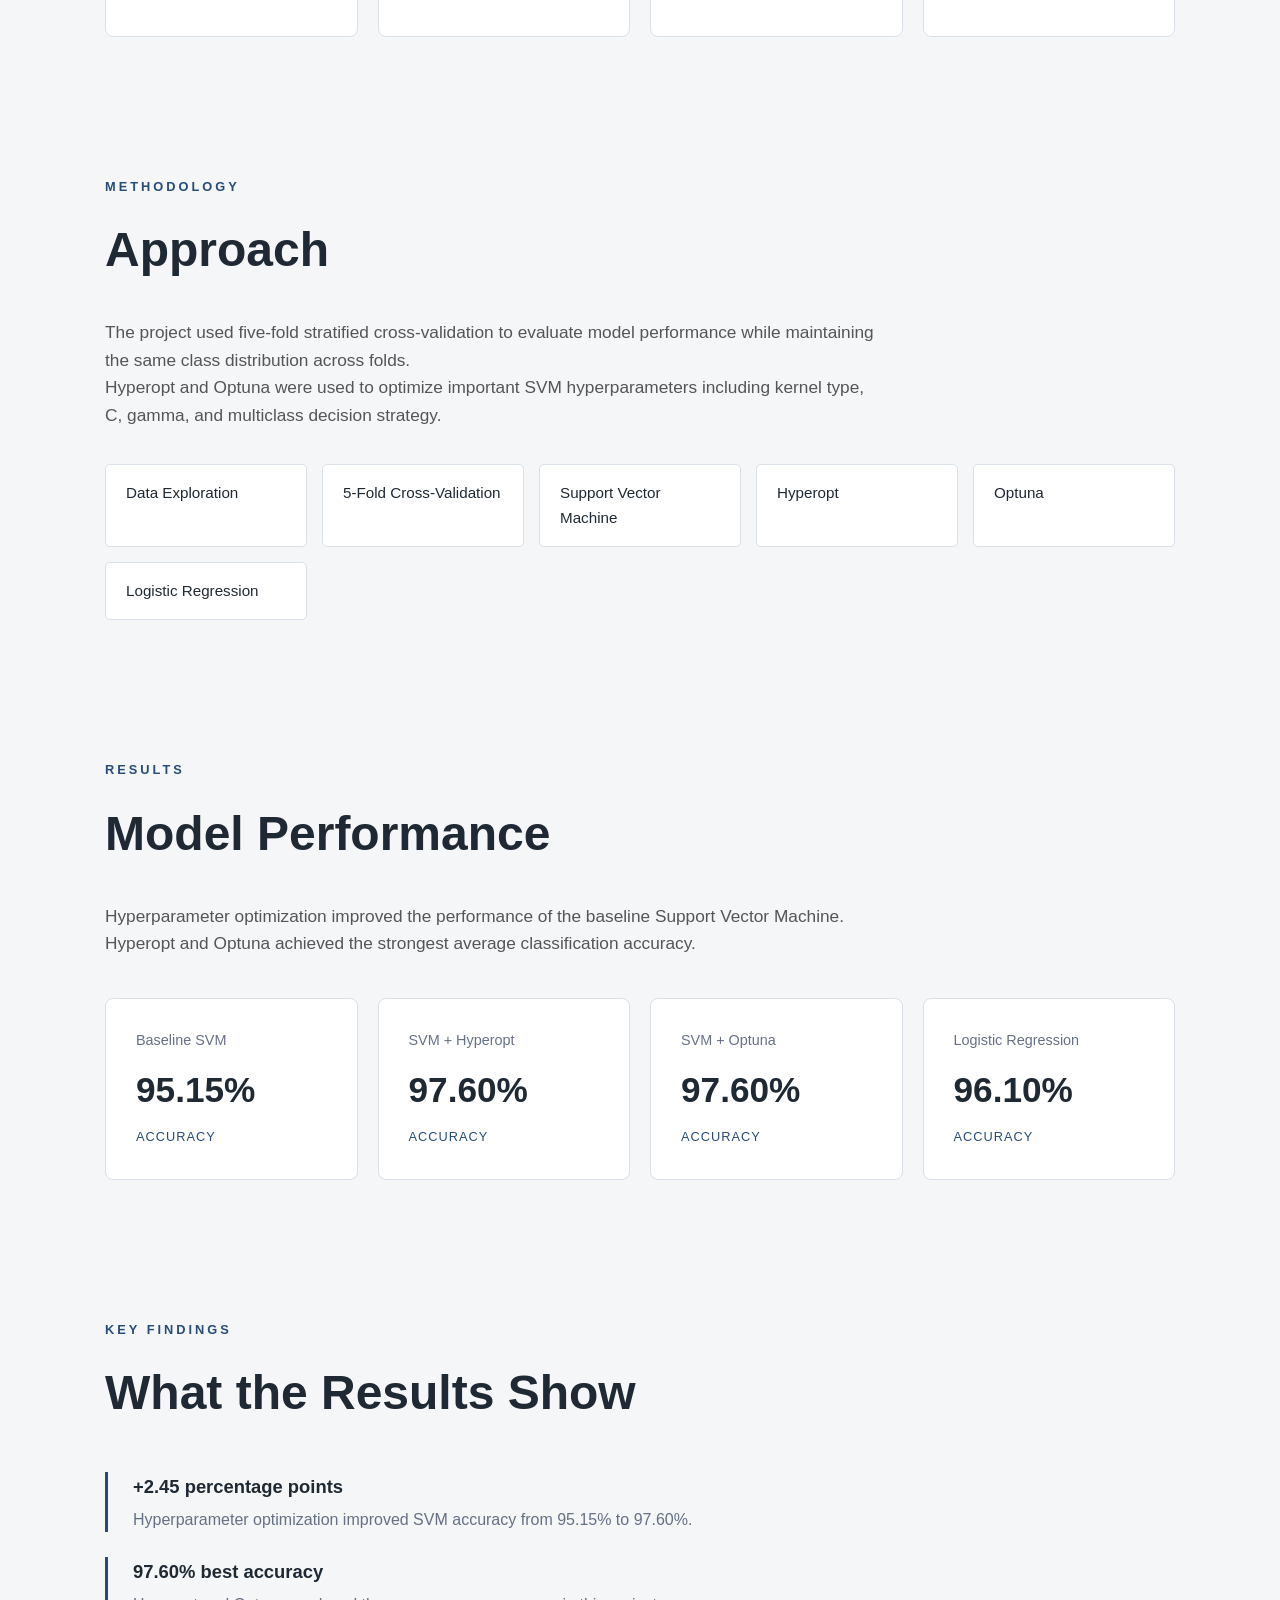
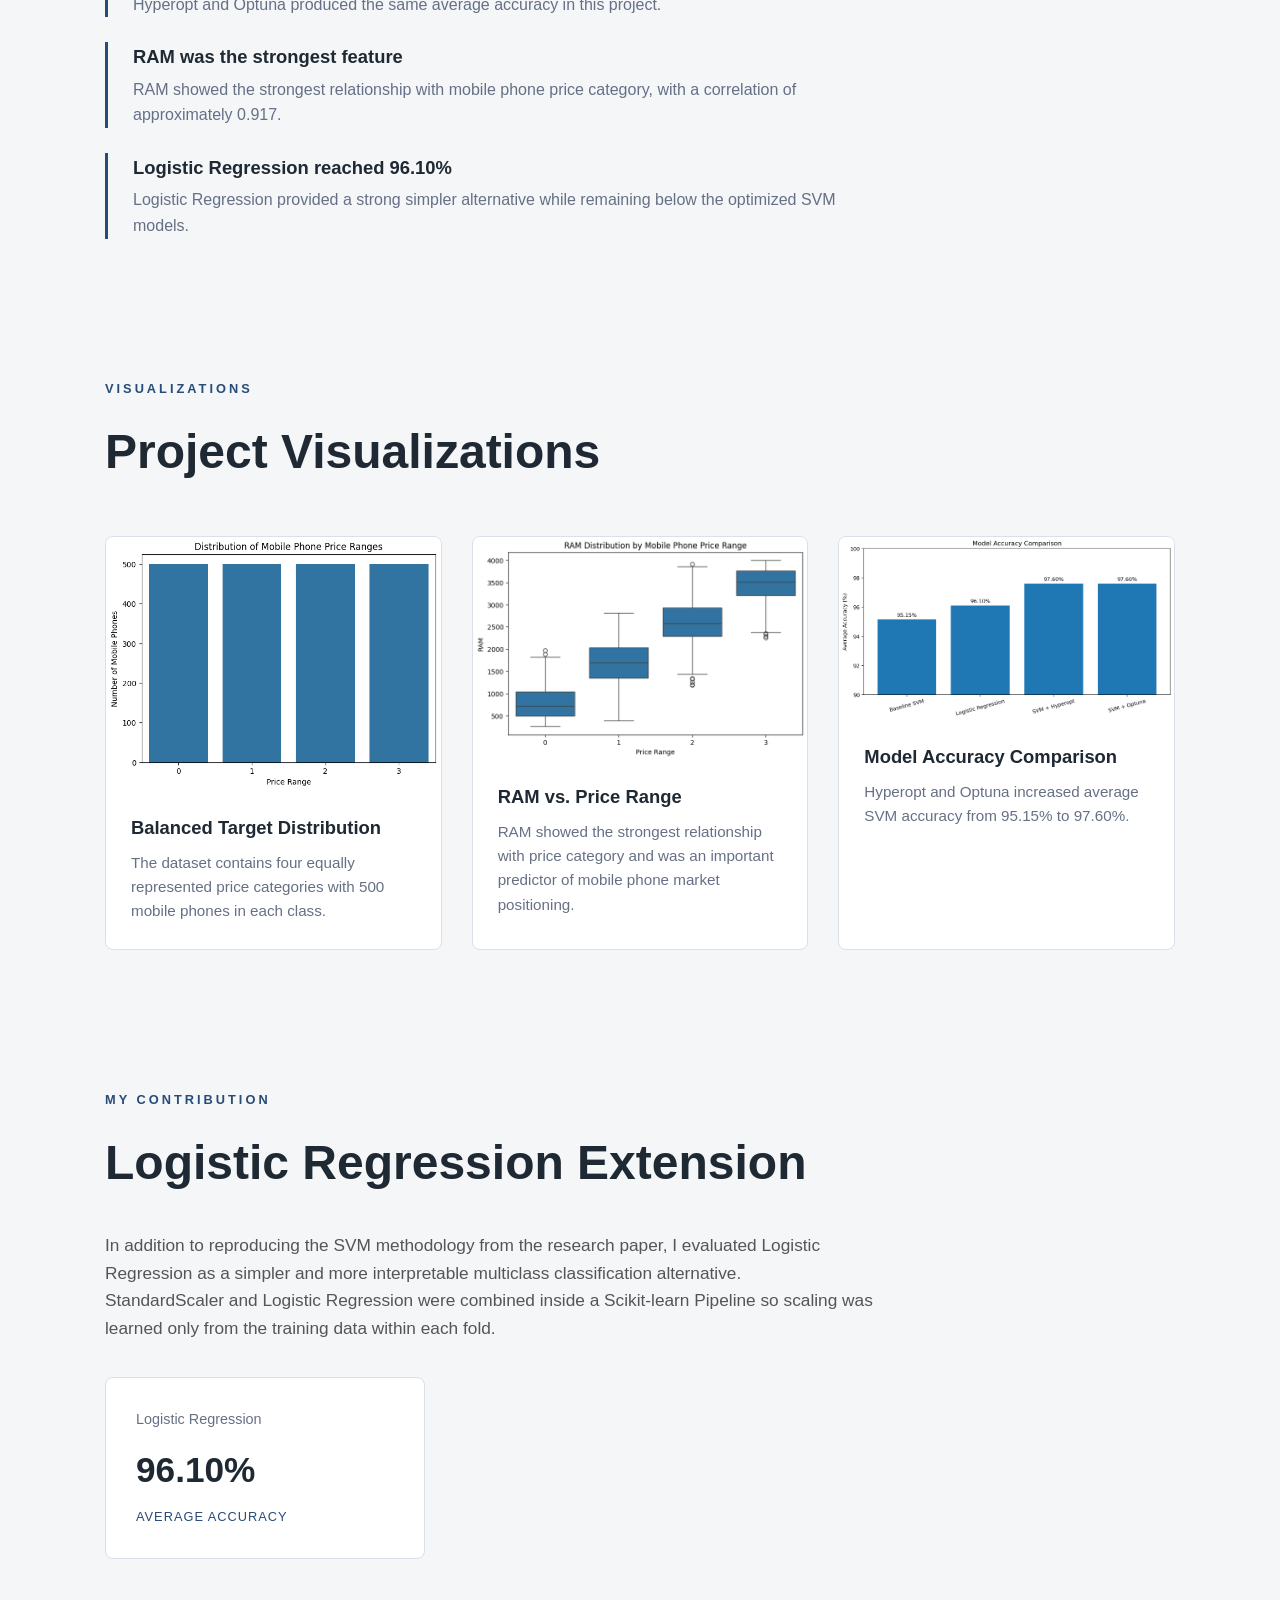
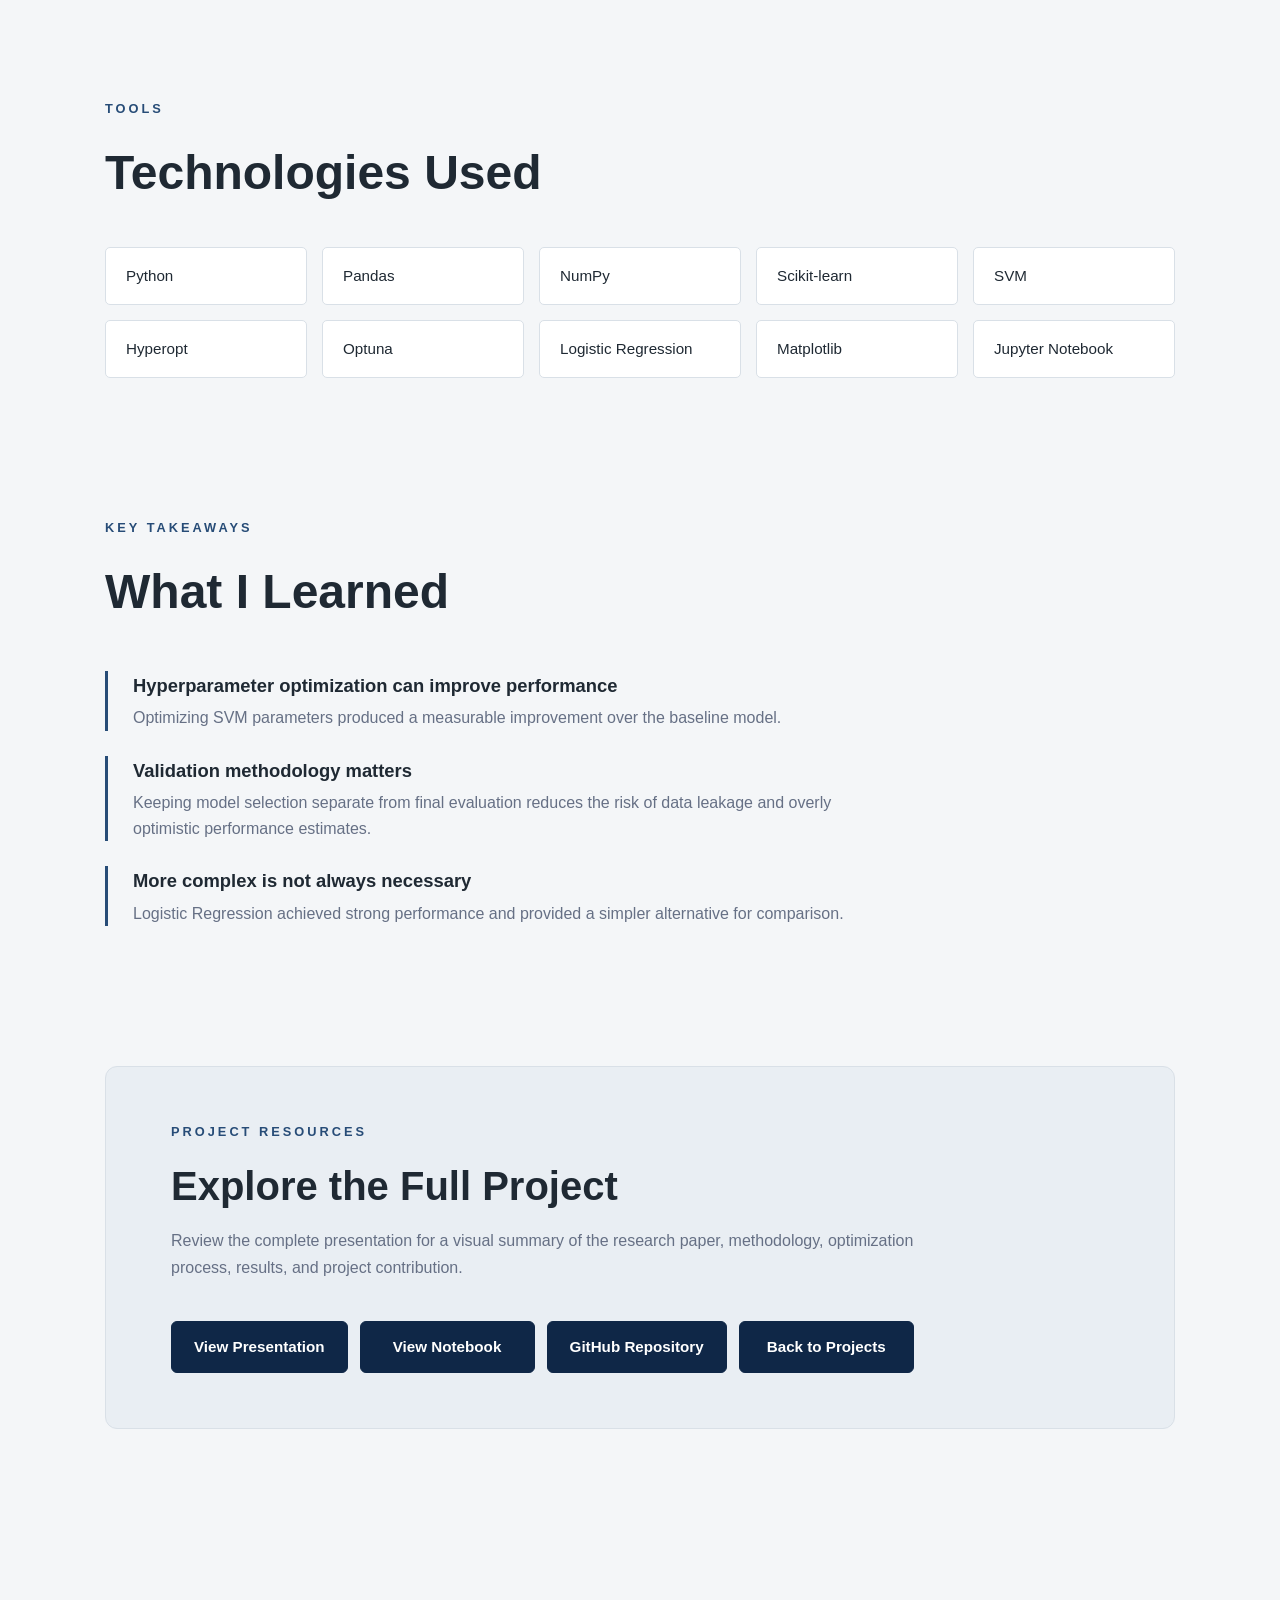
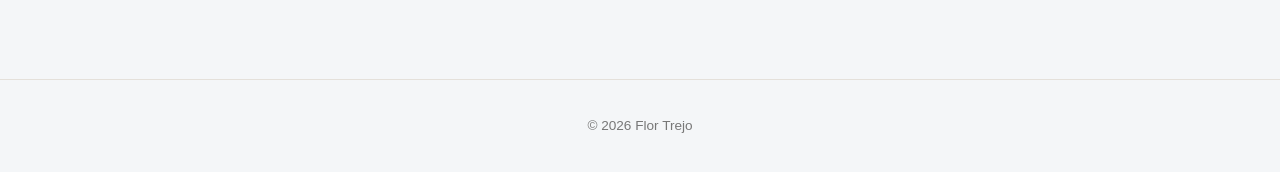
<file: projects/mobile-price.html>
<!DOCTYPE html>
<html lang="en">

<head>
    <meta charset="UTF-8">
    <meta name="viewport" content="width=device-width, initial-scale=1.0">

    <title>Mobile Phone Price Classification | Flor Trejo</title>

    <link rel="stylesheet" href="../style.css">
</head>

<body>

    <nav>

        <div class="logo">
            <a href="../index.html">FT</a>
        </div>

        <div class="nav-links">
            <a href="../index.html#about">About</a>
            <a href="../index.html#projects">Projects</a>
            <a href="../index.html#skills">Skills</a>
            <a href="../index.html#contact">Contact</a>
        </div>

    </nav>


    <main>

        <!-- PROJECT INTRO -->

        <section>

            <p class="section-label">PROJECT 01</p>

            <h1>Mobile Phone Price Classification</h1>

            <p>
                A multiclass machine learning project focused on classifying
                mobile phones into four price categories using Support Vector
                Machines, hyperparameter optimization, and Logistic Regression.
            </p>

        </section>


        <!-- OVERVIEW -->

        <section>

            <p class="section-label">OVERVIEW</p>

            <h2>Project Overview</h2>

            <p>
                This project replicates and extends a published research study
                on mobile phone price classification.
            </p>

            <p>
                The original methodology used Support Vector Machines and
                hyperparameter optimization frameworks. I reproduced the
                approach, improved the validation workflow, and added Logistic
                Regression as an additional classification model.
            </p>

        </section>


        <!-- BUSINESS PROBLEM -->

        <section>

            <p class="section-label">PROBLEM</p>

            <h2>Business Problem</h2>

            <p>
                The objective is to classify mobile phones into four market
                price categories based on technical specifications such as
                RAM, battery power, storage, display resolution, cameras,
                processor characteristics, and connectivity features.
            </p>

        </section>


        <!-- DATA -->

        <section>

            <p class="section-label">DATA</p>

            <h2>Dataset</h2>

            <p>
                The dataset contains 2,000 mobile phones and 20 technical
                input features. The target variable contains four equally
                represented price categories.
            </p>

            <div class="results-grid">

                <div class="result-card">
                    <p>Observations</p>
                    <h3>2,000</h3>
                    <span>Mobile Phones</span>
                </div>

                <div class="result-card">
                    <p>Input Variables</p>
                    <h3>20</h3>
                    <span>Features</span>
                </div>

                <div class="result-card">
                    <p>Price Categories</p>
                    <h3>4</h3>
                    <span>Classes</span>
                </div>

                <div class="result-card">
                    <p>Observations per Class</p>
                    <h3>500</h3>
                    <span>Balanced Dataset</span>
                </div>

            </div>

        </section>


        <!-- METHODOLOGY -->

        <section>

            <p class="section-label">METHODOLOGY</p>

            <h2>Approach</h2>

            <p>
                The project used five-fold stratified cross-validation to
                evaluate model performance while maintaining the same class
                distribution across folds.
            </p>

            <p>
                Hyperopt and Optuna were used to optimize important SVM
                hyperparameters including kernel type, C, gamma, and
                multiclass decision strategy.
            </p>

            <div class="skills-grid">

                <span>Data Exploration</span>
                <span>5-Fold Cross-Validation</span>
                <span>Support Vector Machine</span>
                <span>Hyperopt</span>
                <span>Optuna</span>
                <span>Logistic Regression</span>

            </div>

        </section>


        <!-- RESULTS -->

        <section>

            <p class="section-label">RESULTS</p>

            <h2>Model Performance</h2>

            <p>
                Hyperparameter optimization improved the performance of the
                baseline Support Vector Machine. Hyperopt and Optuna achieved
                the strongest average classification accuracy.
            </p>

            <div class="results-grid">

                <div class="result-card">
                    <p>Baseline SVM</p>
                    <h3>95.15%</h3>
                    <span>Accuracy</span>
                </div>

                <div class="result-card">
                    <p>SVM + Hyperopt</p>
                    <h3>97.60%</h3>
                    <span>Accuracy</span>
                </div>

                <div class="result-card">
                    <p>SVM + Optuna</p>
                    <h3>97.60%</h3>
                    <span>Accuracy</span>
                </div>

                <div class="result-card">
                    <p>Logistic Regression</p>
                    <h3>96.10%</h3>
                    <span>Accuracy</span>
                </div>

            </div>

        </section>


        <!-- KEY FINDINGS -->

        <section>

            <p class="section-label">KEY FINDINGS</p>

            <h2>What the Results Show</h2>

            <div class="findings-list">

                <div>

                    <strong>+2.45 percentage points</strong>

                    <p>
                        Hyperparameter optimization improved SVM accuracy
                        from 95.15% to 97.60%.
                    </p>

                </div>


                <div>

                    <strong>97.60% best accuracy</strong>

                    <p>
                        Hyperopt and Optuna produced the same average accuracy
                        in this project.
                    </p>

                </div>


                <div>

                    <strong>RAM was the strongest feature</strong>

                    <p>
                        RAM showed the strongest relationship with mobile
                        phone price category, with a correlation of
                        approximately 0.917.
                    </p>

                </div>


                <div>

                    <strong>Logistic Regression reached 96.10%</strong>

                    <p>
                        Logistic Regression provided a strong simpler
                        alternative while remaining below the optimized
                        SVM models.
                    </p>

                </div>

            </div>

        </section>


        <!-- VISUALIZATIONS -->

        <section>

            <p class="section-label">VISUALIZATIONS</p>

            <h2>Project Visualizations</h2>

            <div class="visualization-grid">


                <div class="visualization-card">

                    <img src="../assets/target_distribution.png"
                         alt="Mobile phone price class distribution">

                    <h3>Balanced Target Distribution</h3>

                    <p>
                        The dataset contains four equally represented price
                        categories with 500 mobile phones in each class.
                    </p>

                </div>


                <div class="visualization-card">

                    <img src="../assets/ram_vs_price_range.png"
                         alt="Relationship between RAM and mobile phone price range">

                    <h3>RAM vs. Price Range</h3>

                    <p>
                        RAM showed the strongest relationship with price
                        category and was an important predictor of mobile
                        phone market positioning.
                    </p>

                </div>


                <div class="visualization-card">

                    <img src="../assets/model_accuracy_comparison.png"
                         alt="Machine learning model accuracy comparison">

                    <h3>Model Accuracy Comparison</h3>

                    <p>
                        Hyperopt and Optuna increased average SVM accuracy
                        from 95.15% to 97.60%.
                    </p>

                </div>

            </div>

        </section>


        <!-- CONTRIBUTION -->

        <section>

            <p class="section-label">MY CONTRIBUTION</p>

            <h2>Logistic Regression Extension</h2>

            <p>
                In addition to reproducing the SVM methodology from the
                research paper, I evaluated Logistic Regression as a simpler
                and more interpretable multiclass classification alternative.
            </p>

            <p>
                StandardScaler and Logistic Regression were combined inside
                a Scikit-learn Pipeline so scaling was learned only from the
                training data within each fold.
            </p>

            <div class="result-card contribution-result">

                <p>Logistic Regression</p>
                <h3>96.10%</h3>
                <span>Average Accuracy</span>

            </div>

        </section>


        <!-- TOOLS -->

        <section>

            <p class="section-label">TOOLS</p>

            <h2>Technologies Used</h2>

            <div class="skills-grid">

                <span>Python</span>
                <span>Pandas</span>
                <span>NumPy</span>
                <span>Scikit-learn</span>
                <span>SVM</span>
                <span>Hyperopt</span>
                <span>Optuna</span>
                <span>Logistic Regression</span>
                <span>Matplotlib</span>
                <span>Jupyter Notebook</span>

            </div>

        </section>


        <!-- TAKEAWAYS -->

        <section>

            <p class="section-label">KEY TAKEAWAYS</p>

            <h2>What I Learned</h2>

            <div class="findings-list">

                <div>

                    <strong>Hyperparameter optimization can improve performance</strong>

                    <p>
                        Optimizing SVM parameters produced a measurable
                        improvement over the baseline model.
                    </p>

                </div>


                <div>

                    <strong>Validation methodology matters</strong>

                    <p>
                        Keeping model selection separate from final evaluation
                        reduces the risk of data leakage and overly optimistic
                        performance estimates.
                    </p>

                </div>


                <div>

                    <strong>More complex is not always necessary</strong>

                    <p>
                        Logistic Regression achieved strong performance and
                        provided a simpler alternative for comparison.
                    </p>

                </div>

            </div>

        </section>


        <!-- RESOURCES -->

        <section class="resource-section">

            <div class="resource-content">

                <div>

                    <p class="section-label">PROJECT RESOURCES</p>

                    <h2>Explore the Full Project</h2>

                    <p>
                        Review the complete presentation for a visual summary
                        of the research paper, methodology, optimization
                        process, results, and project contribution.
                    </p>

                </div>


                <div class="resource-buttons">

    <a href="https://canva.link/uov9ks1l08h8c2q"
       target="_blank"
       class="primary-button">
        View Presentation
    </a>

    <a href="https://github.com/flortr3/mobile-phone-price-classification/blob/main/Mobile_Phone_Price_Classification.ipynb"
       target="_blank"
       class="secondary-button">
        View Notebook
    </a>

    <a href="https://github.com/flortr3/mobile-phone-price-classification"
       target="_blank"
       class="secondary-button">
        GitHub Repository
    </a>

    <a href="../index.html#projects"
       class="secondary-button">
        Back to Projects
    </a>

</div>


    </main>


    <footer>
        <p>© 2026 Flor Trejo</p>
    </footer>

</body>

</html>
</file>
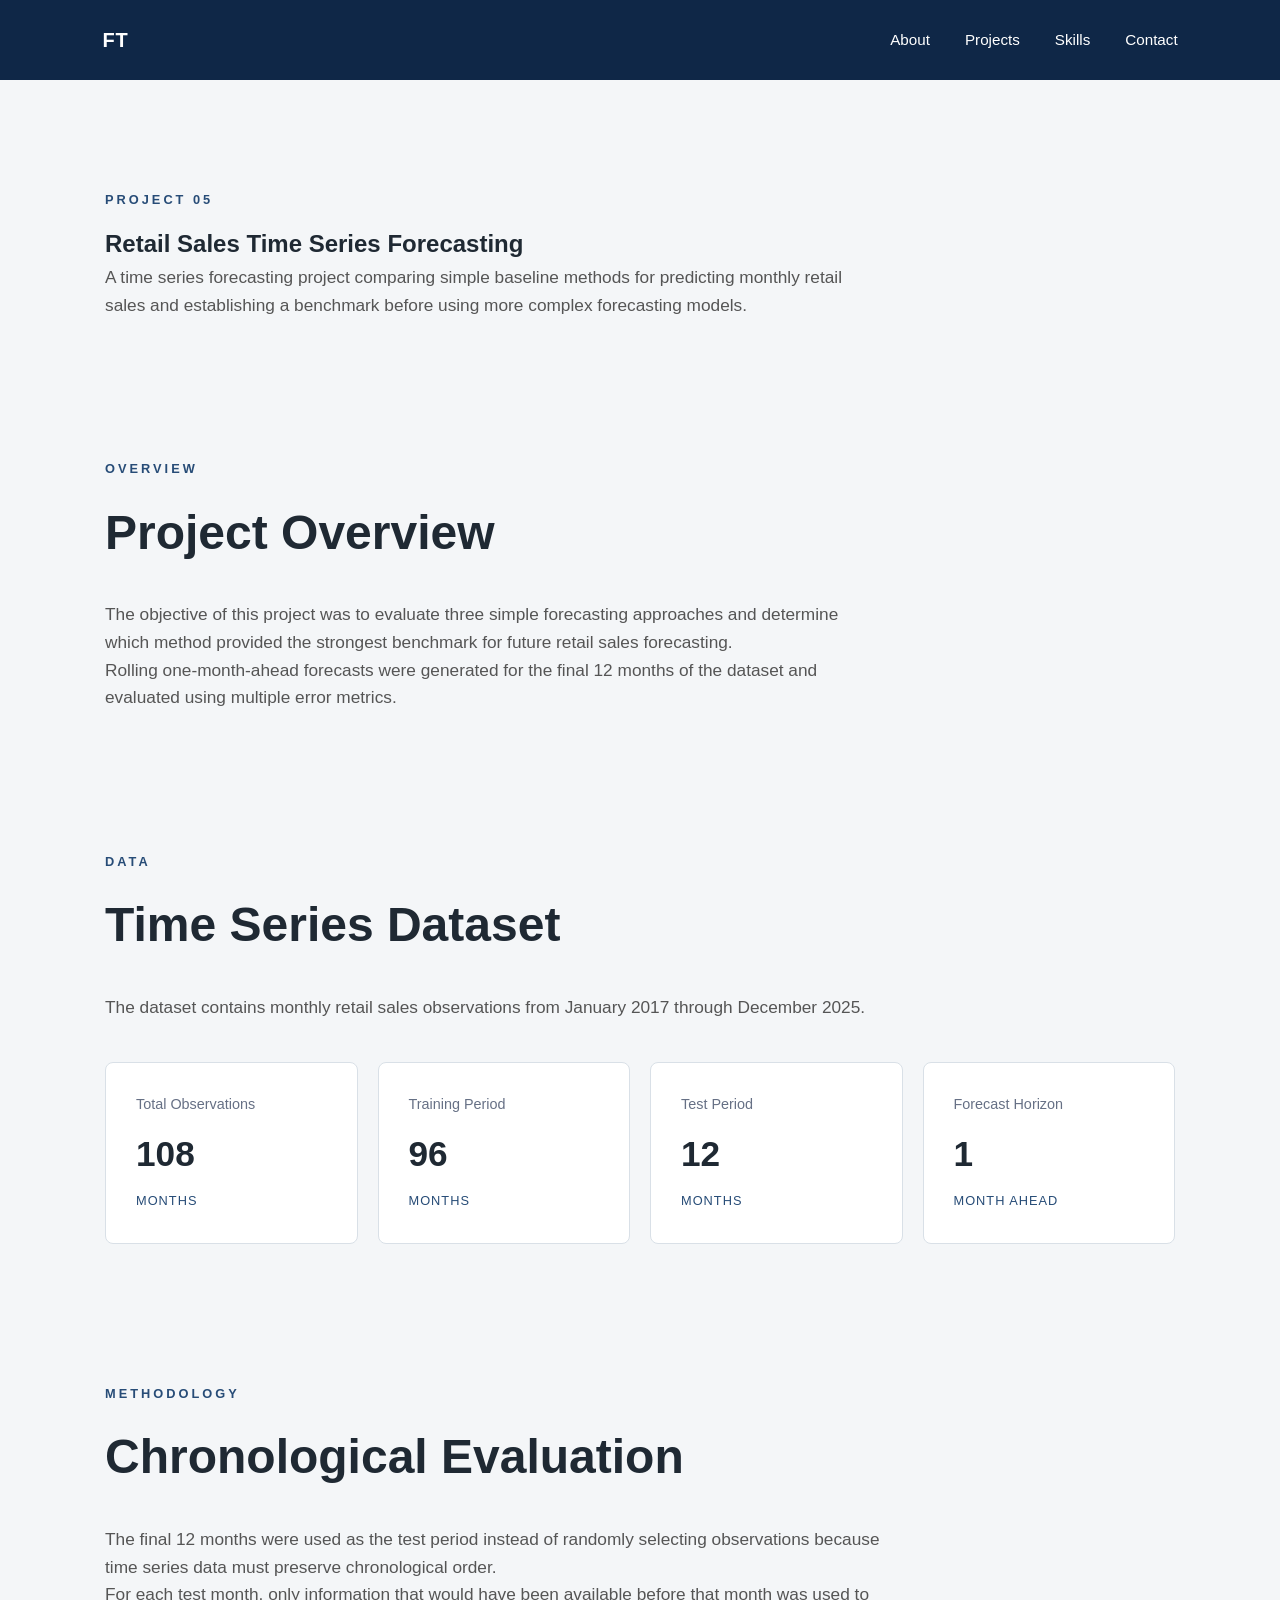
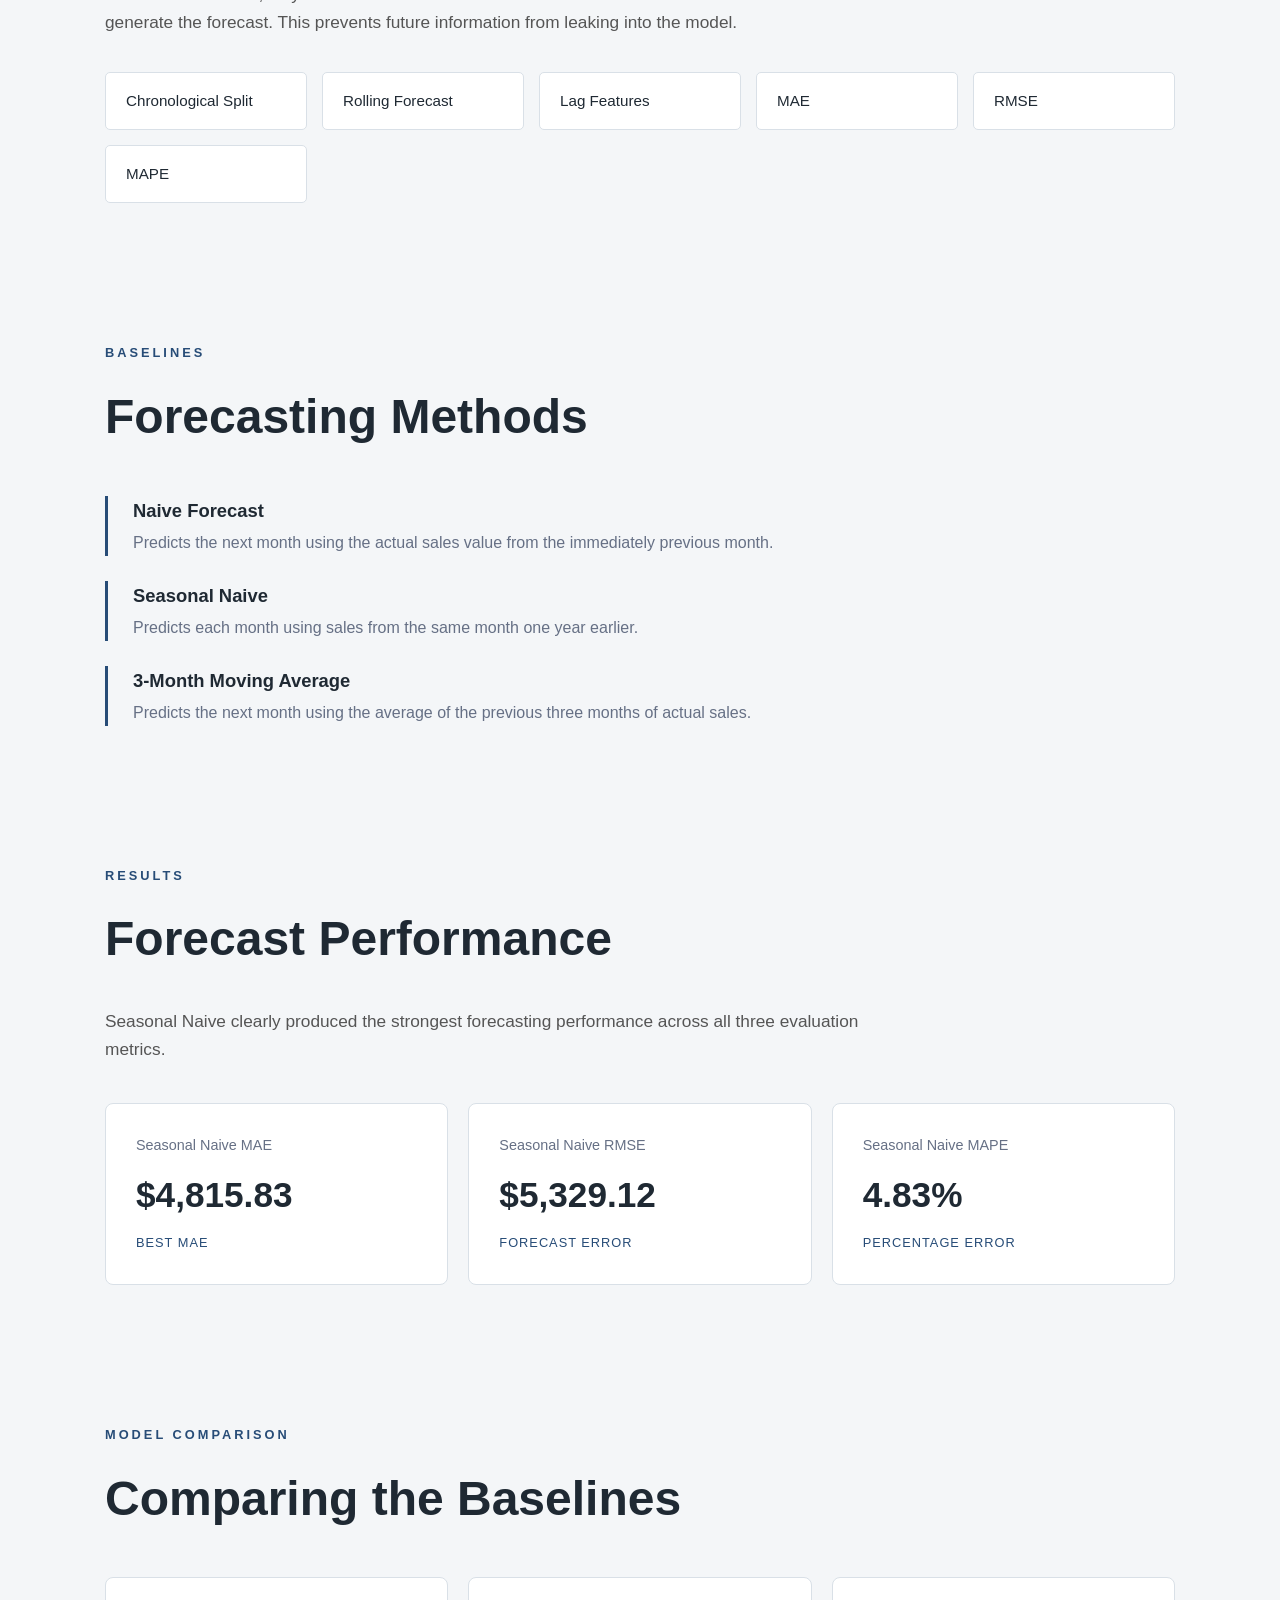
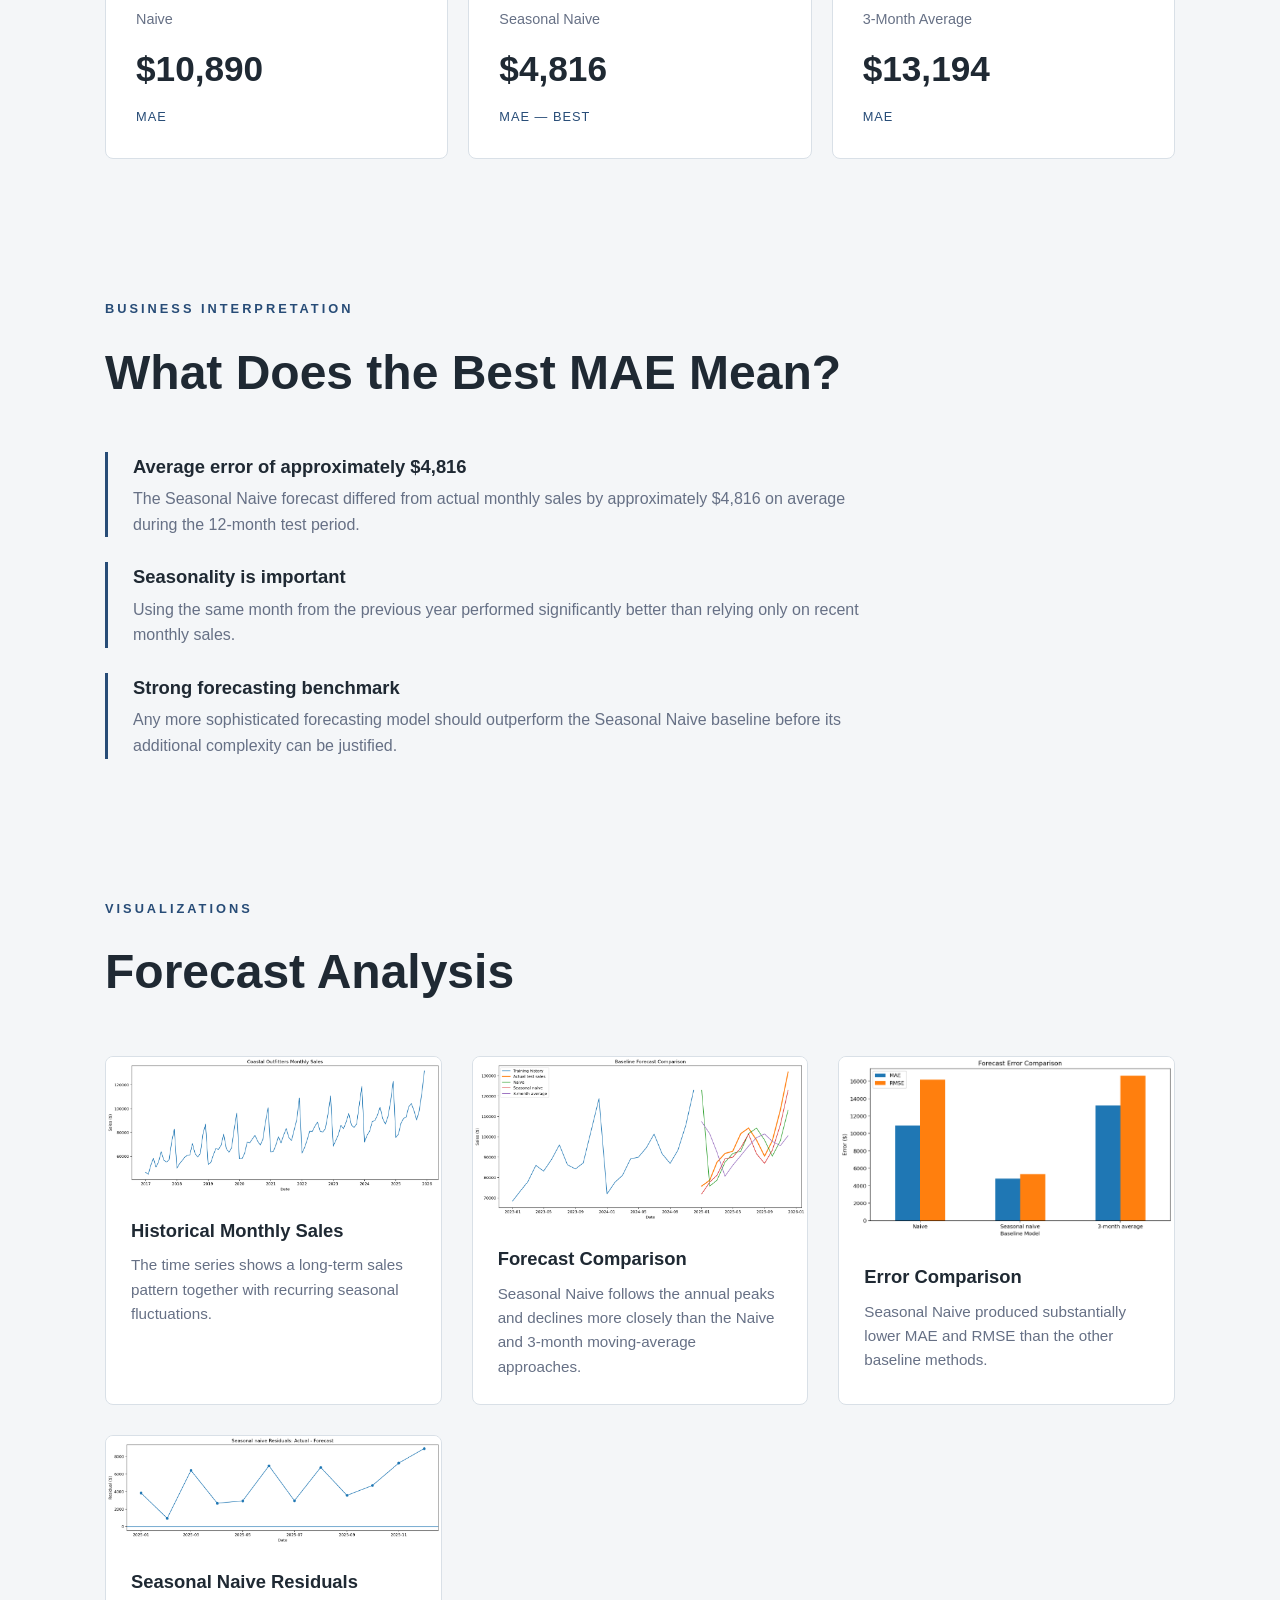
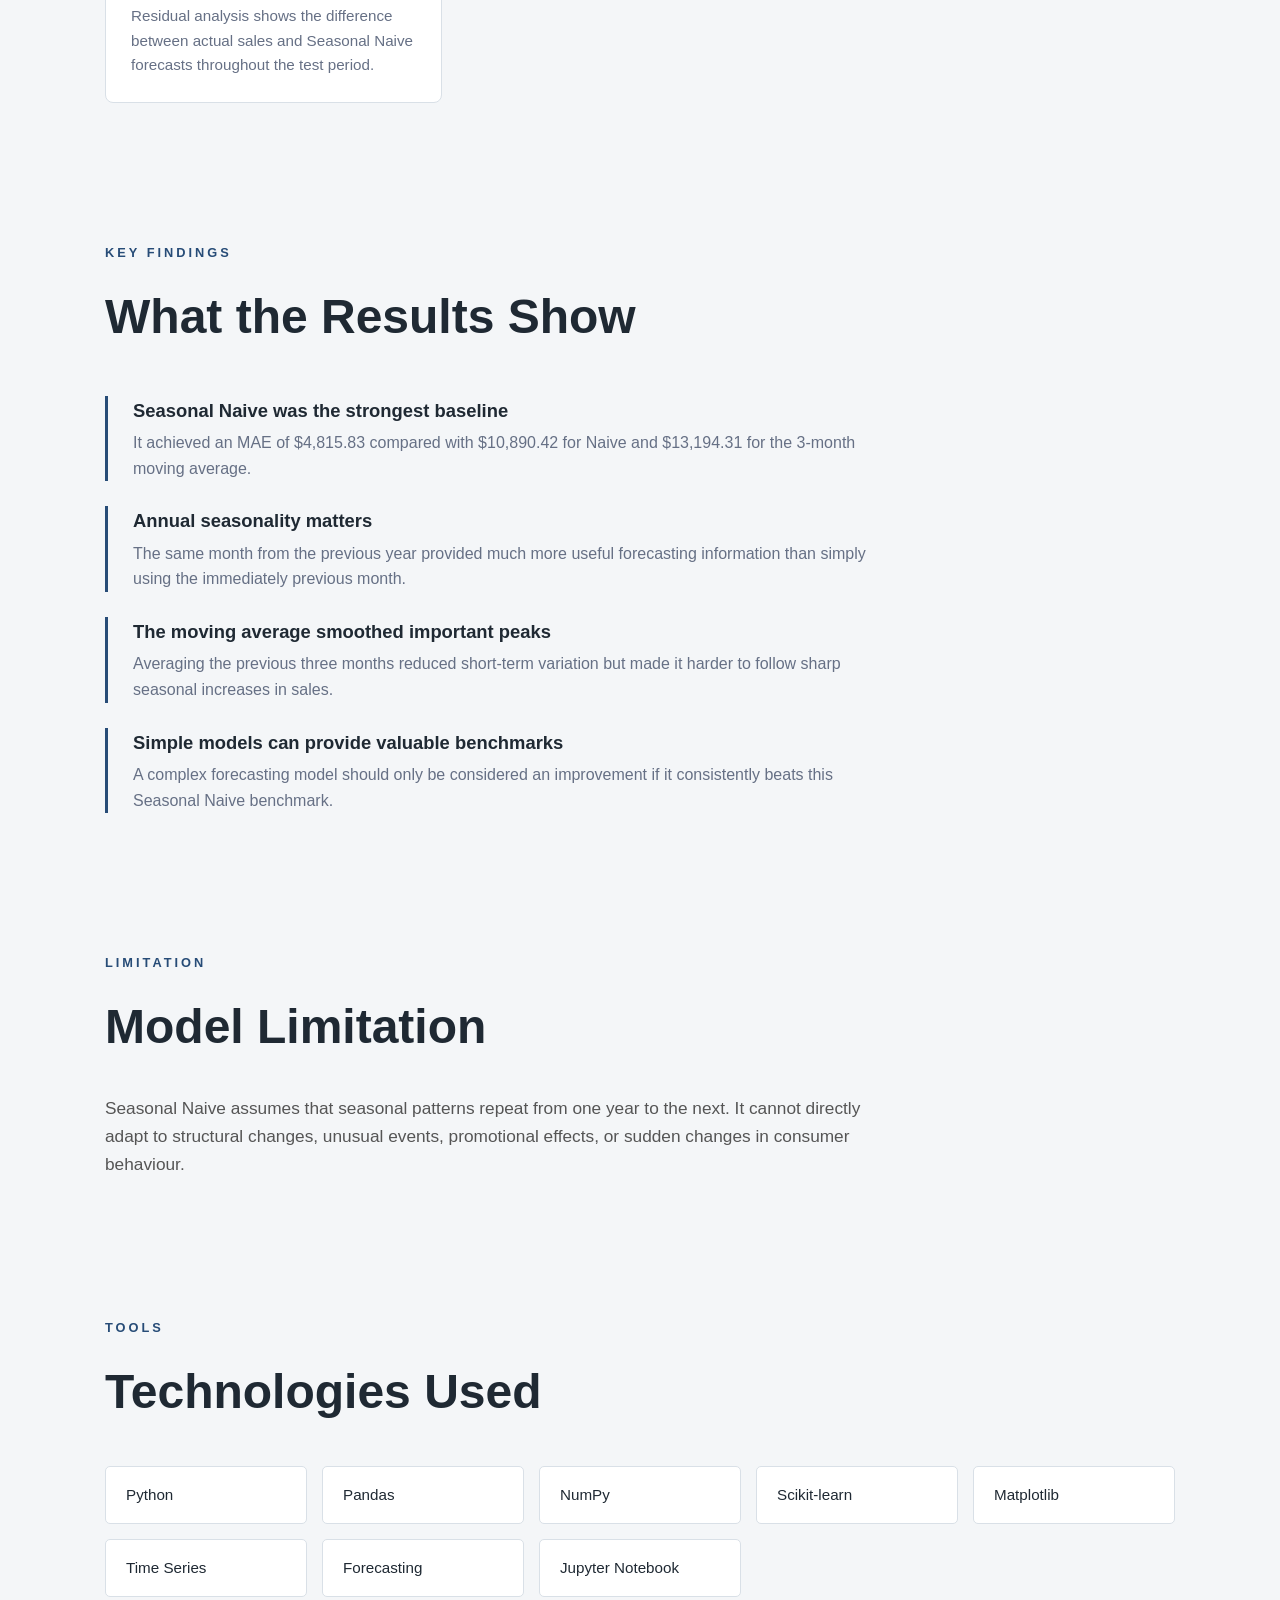
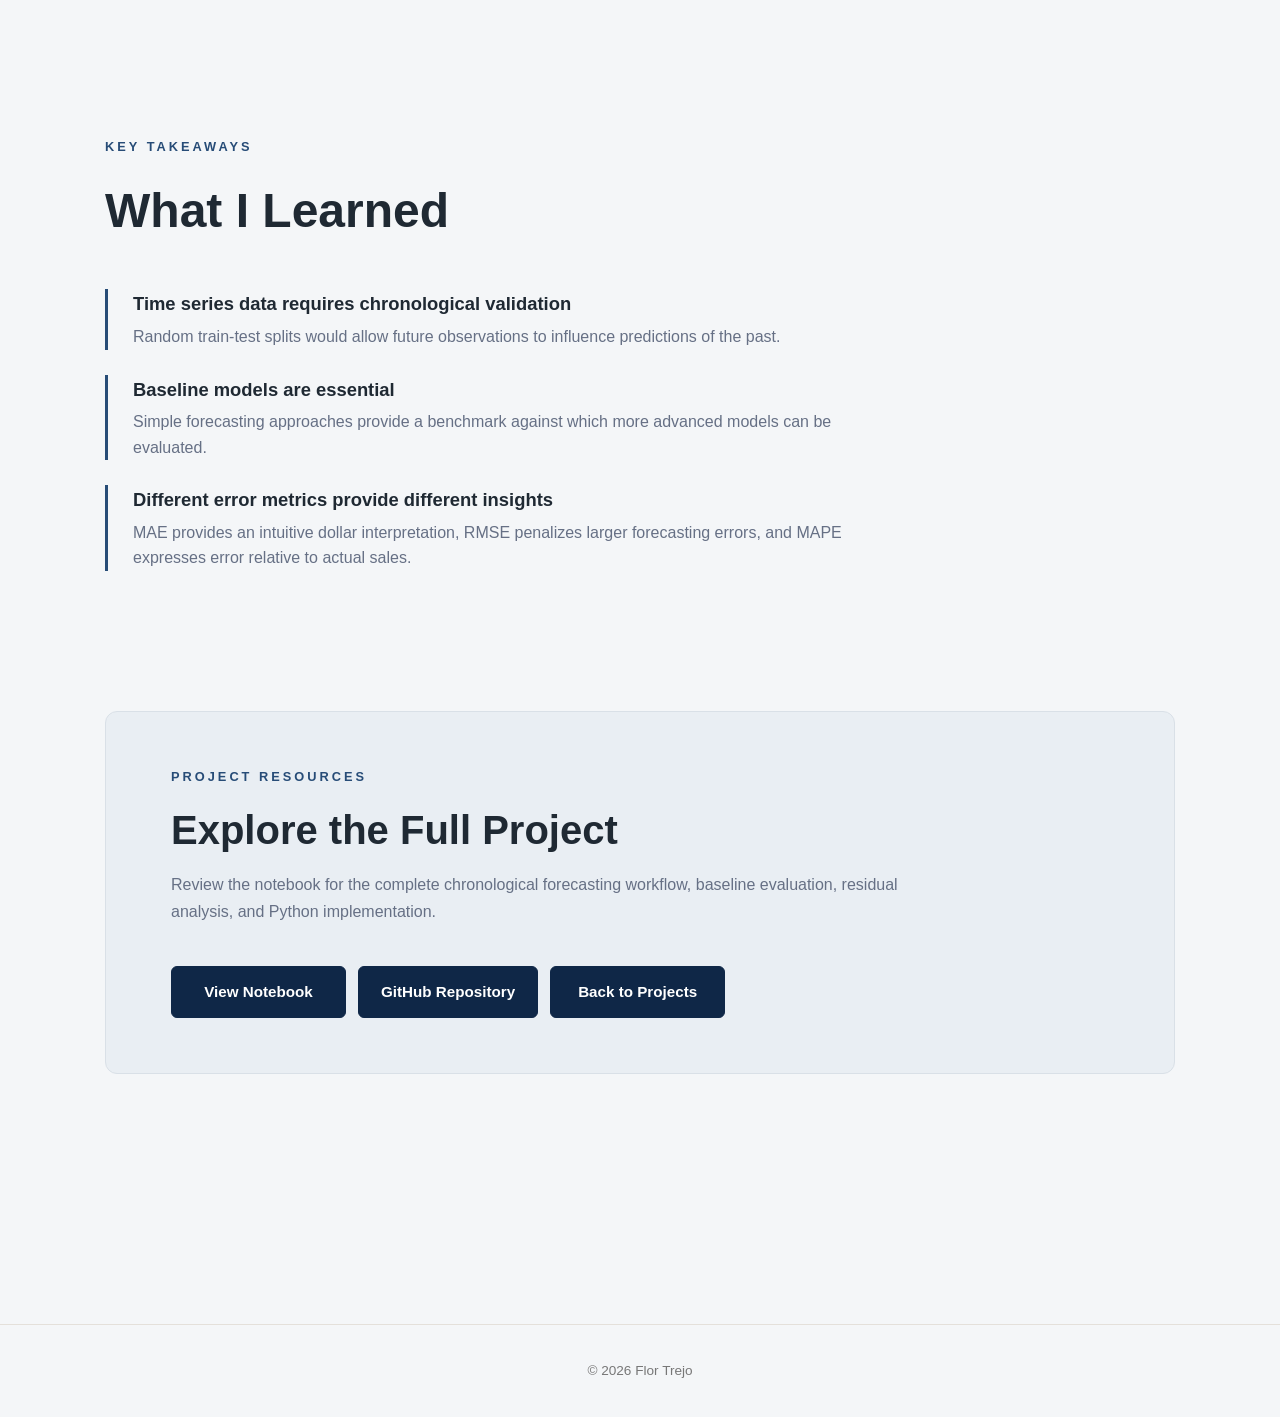
<file: projects/retail-forecasting.html>
<!DOCTYPE html>
<html lang="en">

<head>
    <meta charset="UTF-8">
    <meta name="viewport" content="width=device-width, initial-scale=1.0">

    <title>Retail Sales Time Series Forecasting | Flor Trejo</title>

    <link rel="stylesheet" href="../style.css">
</head>

<body>

    <nav>

        <div class="logo">
            <a href="../index.html">FT</a>
        </div>

        <div class="nav-links">
            <a href="../index.html#about">About</a>
            <a href="../index.html#projects">Projects</a>
            <a href="../index.html#skills">Skills</a>
            <a href="../index.html#contact">Contact</a>
        </div>

    </nav>


    <main>

        <!-- PROJECT INTRO -->

        <section>

            <p class="section-label">PROJECT 05</p>

            <h1>Retail Sales Time Series Forecasting</h1>

            <p>
                A time series forecasting project comparing simple baseline
                methods for predicting monthly retail sales and establishing
                a benchmark before using more complex forecasting models.
            </p>

        </section>


        <!-- OVERVIEW -->

        <section>

            <p class="section-label">OVERVIEW</p>

            <h2>Project Overview</h2>

            <p>
                The objective of this project was to evaluate three simple
                forecasting approaches and determine which method provided
                the strongest benchmark for future retail sales forecasting.
            </p>

            <p>
                Rolling one-month-ahead forecasts were generated for the
                final 12 months of the dataset and evaluated using multiple
                error metrics.
            </p>

        </section>


        <!-- DATA -->

        <section>

            <p class="section-label">DATA</p>

            <h2>Time Series Dataset</h2>

            <p>
                The dataset contains monthly retail sales observations from
                January 2017 through December 2025.
            </p>

            <div class="results-grid">

                <div class="result-card">
                    <p>Total Observations</p>
                    <h3>108</h3>
                    <span>Months</span>
                </div>

                <div class="result-card">
                    <p>Training Period</p>
                    <h3>96</h3>
                    <span>Months</span>
                </div>

                <div class="result-card">
                    <p>Test Period</p>
                    <h3>12</h3>
                    <span>Months</span>
                </div>

                <div class="result-card">
                    <p>Forecast Horizon</p>
                    <h3>1</h3>
                    <span>Month Ahead</span>
                </div>

            </div>

        </section>


        <!-- METHODOLOGY -->

        <section>

            <p class="section-label">METHODOLOGY</p>

            <h2>Chronological Evaluation</h2>

            <p>
                The final 12 months were used as the test period instead of
                randomly selecting observations because time series data must
                preserve chronological order.
            </p>

            <p>
                For each test month, only information that would have been
                available before that month was used to generate the forecast.
                This prevents future information from leaking into the model.
            </p>

            <div class="skills-grid">

                <span>Chronological Split</span>
                <span>Rolling Forecast</span>
                <span>Lag Features</span>
                <span>MAE</span>
                <span>RMSE</span>
                <span>MAPE</span>

            </div>

        </section>


        <!-- MODELS -->

        <section>

            <p class="section-label">BASELINES</p>

            <h2>Forecasting Methods</h2>

            <div class="findings-list">

                <div>

                    <strong>Naive Forecast</strong>

                    <p>
                        Predicts the next month using the actual sales value
                        from the immediately previous month.
                    </p>

                </div>


                <div>

                    <strong>Seasonal Naive</strong>

                    <p>
                        Predicts each month using sales from the same month
                        one year earlier.
                    </p>

                </div>


                <div>

                    <strong>3-Month Moving Average</strong>

                    <p>
                        Predicts the next month using the average of the
                        previous three months of actual sales.
                    </p>

                </div>

            </div>

        </section>


        <!-- RESULTS -->

        <section>

            <p class="section-label">RESULTS</p>

            <h2>Forecast Performance</h2>

            <p>
                Seasonal Naive clearly produced the strongest forecasting
                performance across all three evaluation metrics.
            </p>

            <div class="results-grid">

                <div class="result-card">
                    <p>Seasonal Naive MAE</p>
                    <h3>$4,815.83</h3>
                    <span>Best MAE</span>
                </div>

                <div class="result-card">
                    <p>Seasonal Naive RMSE</p>
                    <h3>$5,329.12</h3>
                    <span>Forecast Error</span>
                </div>

                <div class="result-card">
                    <p>Seasonal Naive MAPE</p>
                    <h3>4.83%</h3>
                    <span>Percentage Error</span>
                </div>

            </div>

        </section>


        <!-- MODEL COMPARISON -->

        <section>

            <p class="section-label">MODEL COMPARISON</p>

            <h2>Comparing the Baselines</h2>

            <div class="results-grid">

                <div class="result-card">
                    <p>Naive</p>
                    <h3>$10,890</h3>
                    <span>MAE</span>
                </div>

                <div class="result-card">
                    <p>Seasonal Naive</p>
                    <h3>$4,816</h3>
                    <span>MAE — Best</span>
                </div>

                <div class="result-card">
                    <p>3-Month Average</p>
                    <h3>$13,194</h3>
                    <span>MAE</span>
                </div>

            </div>

        </section>


        <!-- BUSINESS INTERPRETATION -->

        <section>

            <p class="section-label">BUSINESS INTERPRETATION</p>

            <h2>What Does the Best MAE Mean?</h2>

            <div class="findings-list">

                <div>

                    <strong>Average error of approximately $4,816</strong>

                    <p>
                        The Seasonal Naive forecast differed from actual
                        monthly sales by approximately $4,816 on average
                        during the 12-month test period.
                    </p>

                </div>


                <div>

                    <strong>Seasonality is important</strong>

                    <p>
                        Using the same month from the previous year performed
                        significantly better than relying only on recent
                        monthly sales.
                    </p>

                </div>


                <div>

                    <strong>Strong forecasting benchmark</strong>

                    <p>
                        Any more sophisticated forecasting model should
                        outperform the Seasonal Naive baseline before its
                        additional complexity can be justified.
                    </p>

                </div>

            </div>

        </section>


        <!-- VISUALIZATIONS -->

        <section>

            <p class="section-label">VISUALIZATIONS</p>

            <h2>Forecast Analysis</h2>

            <div class="visualization-grid">


                <div class="visualization-card">

                    <img src="../assets/retail_sales_history.png"
                         alt="Historical monthly retail sales">

                    <h3>Historical Monthly Sales</h3>

                    <p>
                        The time series shows a long-term sales pattern
                        together with recurring seasonal fluctuations.
                    </p>

                </div>


                <div class="visualization-card">

                    <img src="../assets/retail_forecast_comparison.png"
                         alt="Retail baseline forecast comparison">

                    <h3>Forecast Comparison</h3>

                    <p>
                        Seasonal Naive follows the annual peaks and declines
                        more closely than the Naive and 3-month moving-average
                        approaches.
                    </p>

                </div>


                <div class="visualization-card">

                    <img src="../assets/retail_error_metrics.png"
                         alt="Retail forecasting error metric comparison">

                    <h3>Error Comparison</h3>

                    <p>
                        Seasonal Naive produced substantially lower MAE and
                        RMSE than the other baseline methods.
                    </p>

                </div>


                <div class="visualization-card">

                    <img src="../assets/retail_best_model_residuals.png"
                         alt="Seasonal Naive forecast residuals">

                    <h3>Seasonal Naive Residuals</h3>

                    <p>
                        Residual analysis shows the difference between actual
                        sales and Seasonal Naive forecasts throughout the
                        test period.
                    </p>

                </div>


            </div>

        </section>


        <!-- KEY FINDINGS -->

        <section>

            <p class="section-label">KEY FINDINGS</p>

            <h2>What the Results Show</h2>

            <div class="findings-list">

                <div>

                    <strong>Seasonal Naive was the strongest baseline</strong>

                    <p>
                        It achieved an MAE of $4,815.83 compared with
                        $10,890.42 for Naive and $13,194.31 for the
                        3-month moving average.
                    </p>

                </div>


                <div>

                    <strong>Annual seasonality matters</strong>

                    <p>
                        The same month from the previous year provided much
                        more useful forecasting information than simply using
                        the immediately previous month.
                    </p>

                </div>


                <div>

                    <strong>The moving average smoothed important peaks</strong>

                    <p>
                        Averaging the previous three months reduced short-term
                        variation but made it harder to follow sharp seasonal
                        increases in sales.
                    </p>

                </div>


                <div>

                    <strong>Simple models can provide valuable benchmarks</strong>

                    <p>
                        A complex forecasting model should only be considered
                        an improvement if it consistently beats this Seasonal
                        Naive benchmark.
                    </p>

                </div>

            </div>

        </section>


        <!-- LIMITATION -->

        <section>

            <p class="section-label">LIMITATION</p>

            <h2>Model Limitation</h2>

            <p>
                Seasonal Naive assumes that seasonal patterns repeat from
                one year to the next. It cannot directly adapt to structural
                changes, unusual events, promotional effects, or sudden
                changes in consumer behaviour.
            </p>

        </section>


        <!-- TOOLS -->

        <section>

            <p class="section-label">TOOLS</p>

            <h2>Technologies Used</h2>

            <div class="skills-grid">

                <span>Python</span>
                <span>Pandas</span>
                <span>NumPy</span>
                <span>Scikit-learn</span>
                <span>Matplotlib</span>
                <span>Time Series</span>
                <span>Forecasting</span>
                <span>Jupyter Notebook</span>

            </div>

        </section>


        <!-- TAKEAWAYS -->

        <section>

            <p class="section-label">KEY TAKEAWAYS</p>

            <h2>What I Learned</h2>

            <div class="findings-list">

                <div>

                    <strong>Time series data requires chronological validation</strong>

                    <p>
                        Random train-test splits would allow future
                        observations to influence predictions of the past.
                    </p>

                </div>


                <div>

                    <strong>Baseline models are essential</strong>

                    <p>
                        Simple forecasting approaches provide a benchmark
                        against which more advanced models can be evaluated.
                    </p>

                </div>


                <div>

                    <strong>Different error metrics provide different insights</strong>

                    <p>
                        MAE provides an intuitive dollar interpretation,
                        RMSE penalizes larger forecasting errors, and MAPE
                        expresses error relative to actual sales.
                    </p>

                </div>

            </div>

        </section>


        <!-- RESOURCES -->

        <section class="resource-section">

            <div class="resource-content">

                <div>

                    <p class="section-label">PROJECT RESOURCES</p>

                    <h2>Explore the Full Project</h2>

                    <p>
                        Review the notebook for the complete chronological
                        forecasting workflow, baseline evaluation, residual
                        analysis, and Python implementation.
                    </p>

                </div>


<div class="resource-buttons">

    <a href="https://github.com/flortr3/retail-sales-forecasting/blob/main/Baseline%20Timeseries%20Forecasting%20(1).ipynb"
       target="_blank"
       class="primary-button">
        View Notebook
    </a>

    <a href="https://github.com/flortr3/retail-sales-forecasting"
       target="_blank"
       class="secondary-button">
        GitHub Repository
    </a>

    <a href="../index.html#projects"
       class="secondary-button">
        Back to Projects
    </a>

</div>

        </section>


    </main>


    <footer>
        <p>© 2026 Flor Trejo</p>
    </footer>

</body>

</html>
</file>
<file: style.css>
/* =========================
   GENERAL
========================= */

* {
    margin: 0;
    padding: 0;
    box-sizing: border-box;
}

html {
    scroll-behavior: smooth;
}

body {
    font-family: -apple-system, BlinkMacSystemFont, "Segoe UI", Roboto,
        Helvetica, Arial, sans-serif;

    background-color: #f8f7f4;
    color: #252525;
    line-height: 1.6;
}

a {
    text-decoration: none;
    color: inherit;
}

/* =========================
   NAVIGATION
========================= */

nav {
    width: 100%;
    height: 80px;

    display: flex;
    align-items: center;
    justify-content: space-between;

    padding: 0 8%;

    background-color: #f8f7f4;

    position: sticky;
    top: 0;
    z-index: 100;

    border-bottom: 1px solid #e4e0da;
}

.logo {
    font-size: 1.25rem;
    font-weight: 700;
    letter-spacing: 1px;
}

.nav-links {
    display: flex;
    gap: 35px;
}

.nav-links a {
    font-size: 0.95rem;
    color: #4c4c4c;
    transition: 0.2s;
}

.nav-links a:hover {
    color: #a7654b;
}

/* =========================
   HERO
========================= */

header {
    min-height: 78vh;

    display: flex;
    flex-direction: column;
    justify-content: center;

    padding: 100px 10%;

    background-color: var(--section-background);
}

.intro {
    font-size: 1.05rem;
    margin-bottom: 10px;
    color: #a7654b;
    font-weight: 600;
}

header h1 {
    font-size: clamp(4rem, 8vw, 7rem);
    line-height: 1;
    letter-spacing: -4px;
    margin-bottom: 25px;
}

header h2 {
    font-size: clamp(1.5rem, 3vw, 2.3rem);
    font-weight: 500;
    margin-bottom: 20px;
}

.hero-description {
    max-width: 700px;
    font-size: 1.15rem;
    color: #5f5f5f;
    margin-bottom: 35px;
}

.hero-buttons {
    display: flex;
    gap: 15px;
    flex-wrap: wrap;
}

/* =========================
   BUTTONS
========================= */

.primary-button {
    display: inline-block;
    background-color: #0F2747;
    color: #FFFFFF;
    padding: 15px 28px;
    border-radius: 4px;
    text-decoration: none;
    font-weight: 600;
    border: 1px solid #0F2747;
    transition: all 0.2s ease;
}

.primary-button:hover {
    background-color: #274C77;
    border-color: #274C77;
}

.secondary-button {
    display: inline-block;
    background-color: transparent;
    color: #1F2933;
    padding: 15px 28px;
    border-radius: 4px;
    text-decoration: none;
    font-weight: 600;
    border: 1px solid #1F2933;
    transition: all 0.2s ease;
}

.secondary-button:hover {
    background-color: #0F2747;
    color: #FFFFFF;
    border-color: #0F2747;
}
/* =========================
   MAIN
========================= */

main {
    max-width: 1150px;
    margin: auto;
    padding: 110px 40px;
}

section {
    margin-bottom: 140px;
}

.section-label {
    font-size: 0.8rem;
    letter-spacing: 3px;
    font-weight: 700;
    color: #a7654b;
    margin-bottom: 15px;
}

section h2 {
    font-size: clamp(2rem, 4vw, 3rem);
    margin-bottom: 30px;
}

section > p {
    max-width: 780px;
    font-size: 1.08rem;
    color: #555;
}

/* =========================
   PROJECT
========================= */

.project-card {
    margin-top: 30px;
margin-bottom: 30px;

    background-color: #ffffff;

    border: 1px solid #e4e0da;

    padding: 45px;

    border-radius: 8px;

    transition: transform 0.2s, box-shadow 0.2s;
}

.project-card:hover {
    transform: translateY(-4px);

    box-shadow:
        0 12px 30px rgba(0, 0, 0, 0.07);
}

.project-number {
    font-size: 0.8rem;
    font-weight: 700;
    color: #a7654b;
    margin-bottom: 25px;
}

.project-card h3 {
    font-size: 1.7rem;
    margin-bottom: 15px;
}

.project-card > p {
    max-width: 700px;
    color: #5a5a5a;
}

.project-tools {
    margin-top: 25px;
    margin-bottom: 25px;

    font-size: 0.9rem;
    color: #777;
}

/* PROJECT LINKS */

.project-link {
    color: #274C77 !important;
    font-weight: 600;
    text-decoration: none;
}

.project-link:hover {
    color: #0F2747 !important;
}
.project-card {
    background-color: #FFFFFF;
    border: 1px solid #D9E0E7;
}
/* =========================
   SKILLS
========================= */

.skills-grid {
    display: grid;

    grid-template-columns:
        repeat(auto-fit, minmax(180px, 1fr));

    gap: 15px;

    margin-top: 35px;
}

.skills-grid span {
    background-color: white;

    border: 1px solid #e4e0da;

    padding: 16px 20px;

    border-radius: 5px;

    font-size: 0.95rem;
}

/* =========================
   CONTACT
========================= */

.contact-card {
    background-color: var(--section-background);
    border: 1px solid var(--border);
    border-radius: 10px;
}

/* =========================
   PROJECT RESOURCES
========================= */
/* =========================
   PROJECT RESOURCES - FINAL
========================= */

.resource-section {
    background-color: var(--section-background);
    border: 1px solid var(--border);
    border-radius: 12px;
    padding: 70px 80px;
}

/* =========================
   PROJECT RESOURCES
========================= */

.resource-section {
    background-color: var(--section-background);
    border: 1px solid var(--border);
    border-radius: 12px;
    padding: 65px 75px;
}

.resource-content {
    display: block;
}

.resource-content > div:first-child {
    max-width: 800px;
}

.resource-content h2 {
    font-size: 2.8rem;
    margin-bottom: 20px;
}

.resource-content p:not(.section-label) {
    max-width: 760px;
    color: var(--text-secondary);
    line-height: 1.7;
}


/* BUTTONS AT THE BOTTOM */

.resource-buttons {
    display: flex;
    gap: 14px;
    flex-wrap: wrap;
    margin-top: 35px;
}

/* ALL RESOURCE BUTTONS SAME COLOR */

.resource-buttons a {
    background-color: #0F2747 !important;
    color: #FFFFFF !important;
    border: 1px solid #0F2747 !important;

    padding: 15px 26px;
    border-radius: 5px;

    text-decoration: none;
    font-weight: 600;
    text-align: center;

    transition: background-color 0.2s ease,
                transform 0.2s ease;
}

.resource-buttons a:hover {
    background-color: #274C77 !important;
    border-color: #274C77 !important;
    transform: translateY(-2px);
}/* =========================
   FOOTER
========================= */

footer {
    border-top: 1px solid #e4e0da;

    padding: 35px 8%;

    text-align: center;

    font-size: 0.85rem;
    color: #777;
}

/* =========================
   MOBILE
========================= */
/* =========================
   PROJECT RESULTS
========================= */

.results-grid {
    display: grid;
    grid-template-columns: repeat(auto-fit, minmax(200px, 1fr));
    gap: 20px;
    margin-top: 40px;
}

.result-card {
    background-color: white;
    border: 1px solid #e4e0da;
    border-radius: 8px;
    padding: 30px;
}

.result-card p {
    font-size: 0.9rem;
    color: #666;
    margin-bottom: 10px;
}

.result-card h3 {
    font-size: 2.2rem;
    margin-bottom: 5px;
}

.result-card span {
    font-size: 0.8rem;
    color: #a7654b;
    text-transform: uppercase;
    letter-spacing: 1px;
}


.findings-list {
    margin-top: 40px;
    display: grid;
    gap: 25px;
}

.findings-list div {
    border-left: 3px solid #a7654b;
    padding-left: 25px;
}

.findings-list strong {
    display: block;
    font-size: 1.15rem;
    margin-bottom: 5px;
}

.findings-list p {
    color: #666;
    max-width: 750px;
}
/* =========================
   PROJECT VISUALIZATIONS
========================= */

.visualization-grid {
    display: grid;
    grid-template-columns: repeat(auto-fit, minmax(300px, 1fr));
    gap: 30px;
    margin-top: 45px;
}

.visualization-card {
    background-color: white;
    border: 1px solid #e4e0da;
    border-radius: 8px;
    overflow: hidden;
}

.visualization-card img {
    width: 100%;
    display: block;
}

.visualization-card h3 {
    font-size: 1.15rem;
    padding: 22px 25px 8px;
}

.visualization-card p {
    padding: 0 25px 25px;
    color: #666;
    font-size: 0.95rem;
}

.contribution-result {
    max-width: 320px;
    margin-top: 35px;
}

/* =========================
   SHARED PROJECT COLOR SYSTEM
========================= */

:root {

    --background: #F4F6F8;

    --section-background: #E9EEF3;

    --card-background: #FFFFFF;

    --text-primary: #1F2933;

    --text-secondary: #667085;

    --accent: #274C77;

    --border: #D9E0E7;

    --navy: #0F2747;
}


/* GENERAL PROJECT COLORS */

body {
    background-color: var(--background);
    color: var(--text-primary);
}

main {
    background-color: var(--background);
}

section {
    background-color: transparent;
}


/* LABELS */

.section-label {
    color: var(--accent);
}


/* RESULT CARDS */

.result-card {
    background-color: var(--card-background);
    border: 1px solid var(--border);
}

.result-card p {
    color: var(--text-secondary);
}

.result-card span {
    color: var(--accent);
}


/* SKILL CARDS */

.skills-grid span {
    background-color: var(--card-background);
    border: 1px solid var(--border);
    color: var(--text-primary);
}


/* FINDINGS */

.findings-list div {
    border-left-color: var(--accent);
}

.findings-list p {
    color: var(--text-secondary);
}

/* VISUALIZATION CARDS */

.visualization-card {
    background-color: var(--card-background);
    border: 1px solid var(--border);
}

.visualization-card p {
    color: var(--text-secondary);
}


/* RESOURCES */

.resource-section {
    background-color: #E9EEF3;
    border-radius: 10px;
    padding: 70px 80px;
}

.resource-content {
    display: flex;
    align-items: center;
    justify-content: space-between;
    gap: 60px;
}

.resource-content > div:first-child {
    max-width: 620px;
}

.resource-buttons {
    display: flex;
    gap: 16px;
    flex-wrap: wrap;
}

/* BUTTONS */

.primary-button {
    background-color: var(--navy);
    color: white;
}

.primary-button:hover {
    background-color: var(--accent);
}

.secondary-button {
    border: 1px solid var(--text-primary);
    color: var(--text-primary);
}

.secondary-button:hover {
    background-color: var(--text-primary);
    color: white;
}
/* =========================
   PORTFOLIO SKILLS
========================= */

.skill-category {
    background-color: white;
    border: 1px solid var(--border);
    border-radius: 8px;
    padding: 28px;
}

.skill-category h3 {
    font-size: 1.05rem;
    margin-bottom: 12px;
}

.skill-category p {
    color: var(--text-secondary);
    line-height: 1.7;
    font-size: 0.95rem;
}

/* PROJECT INTRO */

.projects-intro {
    max-width: 760px;
    color: var(--text-secondary);
    margin-bottom: 40px;
}

/* CONTACT BUTTONS */

/* =========================
   HOMEPAGE SKILLS SECTION
========================= */

.skills-showcase {
    display: grid;
    grid-template-columns: repeat(3, minmax(0, 1fr));
    gap: 24px;
    margin-top: 40px;
}

.skill-card {
    background-color: #FFFFFF;
    border: 1px solid #D9E0E7;
    border-radius: 10px;
    padding: 28px;
}

.skill-card h3 {
    font-size: 1.15rem;
    margin-bottom: 18px;
    color: #1F2933;
}

.skill-list {
    list-style: none;
    padding: 0;
    margin: 0;
}

.skill-list li {
    color: #667085;
    line-height: 1.8;
    padding: 3px 0;
    border-bottom: 1px solid #EEF2F6;
}

.skill-list li:last-child {
    border-bottom: none;
}
/* =========================
   CONTACT SECTION - FINAL
========================= */

#contact {
    padding-top: 70px;
    padding-bottom: 70px;
}

.contact-card {
    background-color: var(--section-background);
    border: 1px solid var(--border);
    border-radius: 10px;
    padding: 55px 65px;
}

.contact-content {
    display: flex;
    align-items: center;
    justify-content: space-between;
    gap: 60px;
}

.contact-text {
    max-width: 680px;
}

.contact-text h2 {
    margin-bottom: 18px;
}

.contact-text p:not(.section-label) {
    color: var(--text-secondary);
    line-height: 1.7;
    margin: 0;
}

.contact-buttons {
    display: flex;
    align-items: center;
    gap: 14px;
    flex-shrink: 0;
}

@media (max-width: 768px) {.resource-section {
    padding: 40px 25px;
}

.resource-content h2 {
    font-size: 2rem;
}

.resource-buttons {
    flex-direction: column;
}

.resource-buttons a {
    width: 100%;
}
   .contact-card {
    padding: 40px 25px;
}

.contact-content {
    flex-direction: column;
    align-items: flex-start;
    gap: 30px;
}

.contact-buttons {
    width: 100%;
    flex-direction: column;
}

.contact-buttons a {
    width: 100%;
    text-align: center;
}
   .skills-showcase {
    grid-template-columns: 1fr;
}
   nav {
    background-color: #0F2747;
}

.resource-section {
    padding: 40px 25px;
}

.resource-content h2 {
    font-size: 2rem;
}

.resource-buttons {
    grid-template-columns: 1fr;
    width: 100%;
}

.resource-buttons a {
    width: 100%;
}
.resource-section {
    padding: 35px 25px;
}

.resource-content {
    flex-direction: column;
    align-items: flex-start;
    gap: 30px;
}

.resource-buttons {
    width: 100%;
    flex-direction: column;
}

.resource-buttons a {
    text-align: center;
    width: 100%;
}
    nav {
        height: 70px;
        padding: 0 25px;
    }

    .nav-links {
        gap: 15px;
    }

    .nav-links a {
        font-size: 0.8rem;
    }

    header {
        min-height: 75vh;
        padding: 80px 25px;
    }

    header h1 {
        letter-spacing: -2px;
    }

    main {
        padding: 80px 25px;
    }

    section {
        margin-bottom: 90px;
    }

    .project-card {
        padding: 30px;
    }

    #contact {
        padding: 35px 25px;
    }
}

/* =========================
   NAVIGATION - DEEP NAVY
========================= */

nav {
    background-color: #0F2747;
    border-bottom: none;
}

.nav-links a {
    color: #FFFFFF;
}

.nav-links a:hover {
    color: #B8C7D9;
}

.logo a {
    color: #FFFFFF;
    font-weight: 700;
    text-decoration: none;
    letter-spacing: 1px;
}

/* =========================
   PROJECT PAGE COLORS
========================= */

body {
    background-color: #F4F6F8;
    color: #1F2933;
}

main {
    background-color: #F4F6F8;
}

.section-label {
    color: #274C77;
}

.result-card {
    background-color: #FFFFFF;
    border: 1px solid #D9E0E7;
}

.result-card p {
    color: #667085;
}

.result-card span {
    color: #274C77;
}

.visualization-card {
    background-color: #FFFFFF;
    border: 1px solid #D9E0E7;
}

.visualization-card p {
    color: #667085;
}

.findings-list div {
    border-left: 3px solid #274C77;
}

.findings-list p {
    color: #667085;
}

.skills-grid span {
    background-color: #FFFFFF;
    border: 1px solid #D9E0E7;
    color: #1F2933;
}
.logo a {
    color: #FFFFFF !important;
}

.resource-section {
    background-color: #E9EEF3;
}
.resource-buttons .secondary-button {
    background-color: transparent;
    color: #0F2747;
    border: 1px solid #0F2747;
}

.resource-buttons .secondary-button:hover {
    background-color: #0F2747;
    color: #FFFFFF;
}
/* =========================
   FINAL PROJECT RESOURCES OVERRIDE
========================= */

.resource-section .resource-content {
    display: block !important;
}

.resource-section .resource-content > div:first-child {
    width: 100% !important;
    max-width: 800px !important;
}

.resource-section .resource-buttons {
    display: flex !important;
    flex-direction: row !important;
    flex-wrap: wrap !important;

    width: 100% !important;
    max-width: none !important;

    margin-top: 35px !important;

    justify-content: flex-start !important;
    align-items: center !important;

    gap: 14px !important;

    position: static !important;
}

.resource-section .resource-buttons a {
    background-color: #0F2747 !important;
    color: #FFFFFF !important;
    border: 1px solid #0F2747 !important;

    width: auto !important;
    min-width: 180px;

    padding: 15px 24px;
    text-align: center;
}

.resource-section .resource-buttons a:hover {
    background-color: #274C77 !important;
    border-color: #274C77 !important;
}
@media (max-width: 768px) {

    .resource-section .resource-buttons {
        flex-direction: column !important;
        align-items: stretch !important;
    }

    .resource-section .resource-buttons a {
        width: 100% !important;
    }
}
/* =========================
   PROJECT RESOURCES - POLISHED DESIGN
========================= */

.resource-section {
    background-color: #E9EEF3 !important;
    border: 1px solid #D9E0E7 !important;
    border-radius: 12px !important;

    padding: 55px 65px !important;
}

.resource-section .resource-content {
    display: block !important;
}


/* TEXT AREA */

.resource-section .resource-content > div:first-child {
    max-width: 850px !important;
}

.resource-section .section-label {
    margin-bottom: 20px !important;
}

.resource-section h2 {
    font-size: 2.5rem !important;
    line-height: 1.15 !important;

    margin-top: 0 !important;
    margin-bottom: 18px !important;

    color: #1F2933 !important;
}

.resource-section p:not(.section-label) {
    max-width: 780px !important;

    color: #667085 !important;

    font-size: 1rem !important;
    line-height: 1.7 !important;

    margin-bottom: 0 !important;
}


/* BUTTON AREA */

.resource-section .resource-buttons {
    display: flex !important;
    flex-direction: row !important;
    flex-wrap: wrap !important;

    gap: 12px !important;

    width: 100% !important;

    margin-top: 32px !important;
    padding-top: 8px !important;

    justify-content: flex-start !important;
}


/* ALL BUTTONS */

.resource-section .resource-buttons a {
    background-color: #0F2747 !important;
    color: #FFFFFF !important;

    border: 1px solid #0F2747 !important;
    border-radius: 6px !important;

    min-width: 175px !important;
    width: auto !important;

    padding: 13px 22px !important;

    font-size: 0.95rem !important;
    font-weight: 600 !important;

    text-align: center !important;

    transition:
        background-color 0.2s ease,
        border-color 0.2s ease,
        transform 0.2s ease !important;
}


/* HOVER */

.resource-section .resource-buttons a:hover {
    background-color: #274C77 !important;
    border-color: #274C77 !important;

    transform: translateY(-2px);
}
@media (max-width: 768px) {.footer-content {
    flex-direction: column;
    align-items: flex-start;
    padding: 0 25px 25px;
}

.footer-links {
    gap: 16px;
}

.footer-bottom {
    padding: 18px 25px 0;
}

    .resource-section {
        padding: 38px 25px !important;
    }

    .resource-section h2 {
        font-size: 2rem !important;
    }

    .resource-section .resource-buttons {
        flex-direction: column !important;
    }

    .resource-section .resource-buttons a {
        width: 100% !important;
        min-width: 0 !important;
    }

}
/* =========================
   PROJECT CARD HOVER
========================= */

.project-card {
    transition:
        transform 0.2s ease,
        box-shadow 0.2s ease,
        border-color 0.2s ease;
}

.project-card:hover {
    transform: translateY(-4px);
    border-color: #274C77;
    box-shadow: 0 10px 24px rgba(15, 39, 71, 0.08);
}
/* =========================
   FOOTER
========================= */

.site-footer {
    background-color: #0F2747;
    color: #FFFFFF;
    padding: 45px 0 25px;
    margin-top: 60px;
}

.footer-content {
    max-width: 1200px;
    margin: 0 auto;
    padding: 0 40px 28px;

    display: flex;
    align-items: center;
    justify-content: space-between;
    gap: 30px;
}

.footer-name {
    font-size: 1.1rem;
    font-weight: 700;
    margin-bottom: 5px;
}

.footer-role {
    color: #C6D2E1;
    font-size: 0.95rem;
}

.footer-links {
    display: flex;
    gap: 24px;
    flex-wrap: wrap;
}

.footer-links a {
    color: #FFFFFF;
    text-decoration: none;
    font-size: 0.95rem;
}

.footer-links a:hover {
    color: #B8C7D9;
}

.footer-bottom {
    max-width: 1200px;
    margin: 0 auto;
    padding: 18px 40px 0;

    border-top: 1px solid rgba(255, 255, 255, 0.12);
}

.footer-bottom p {
    color: #B8C7D9;
    font-size: 0.85rem;
    margin: 0;
}
</file>
